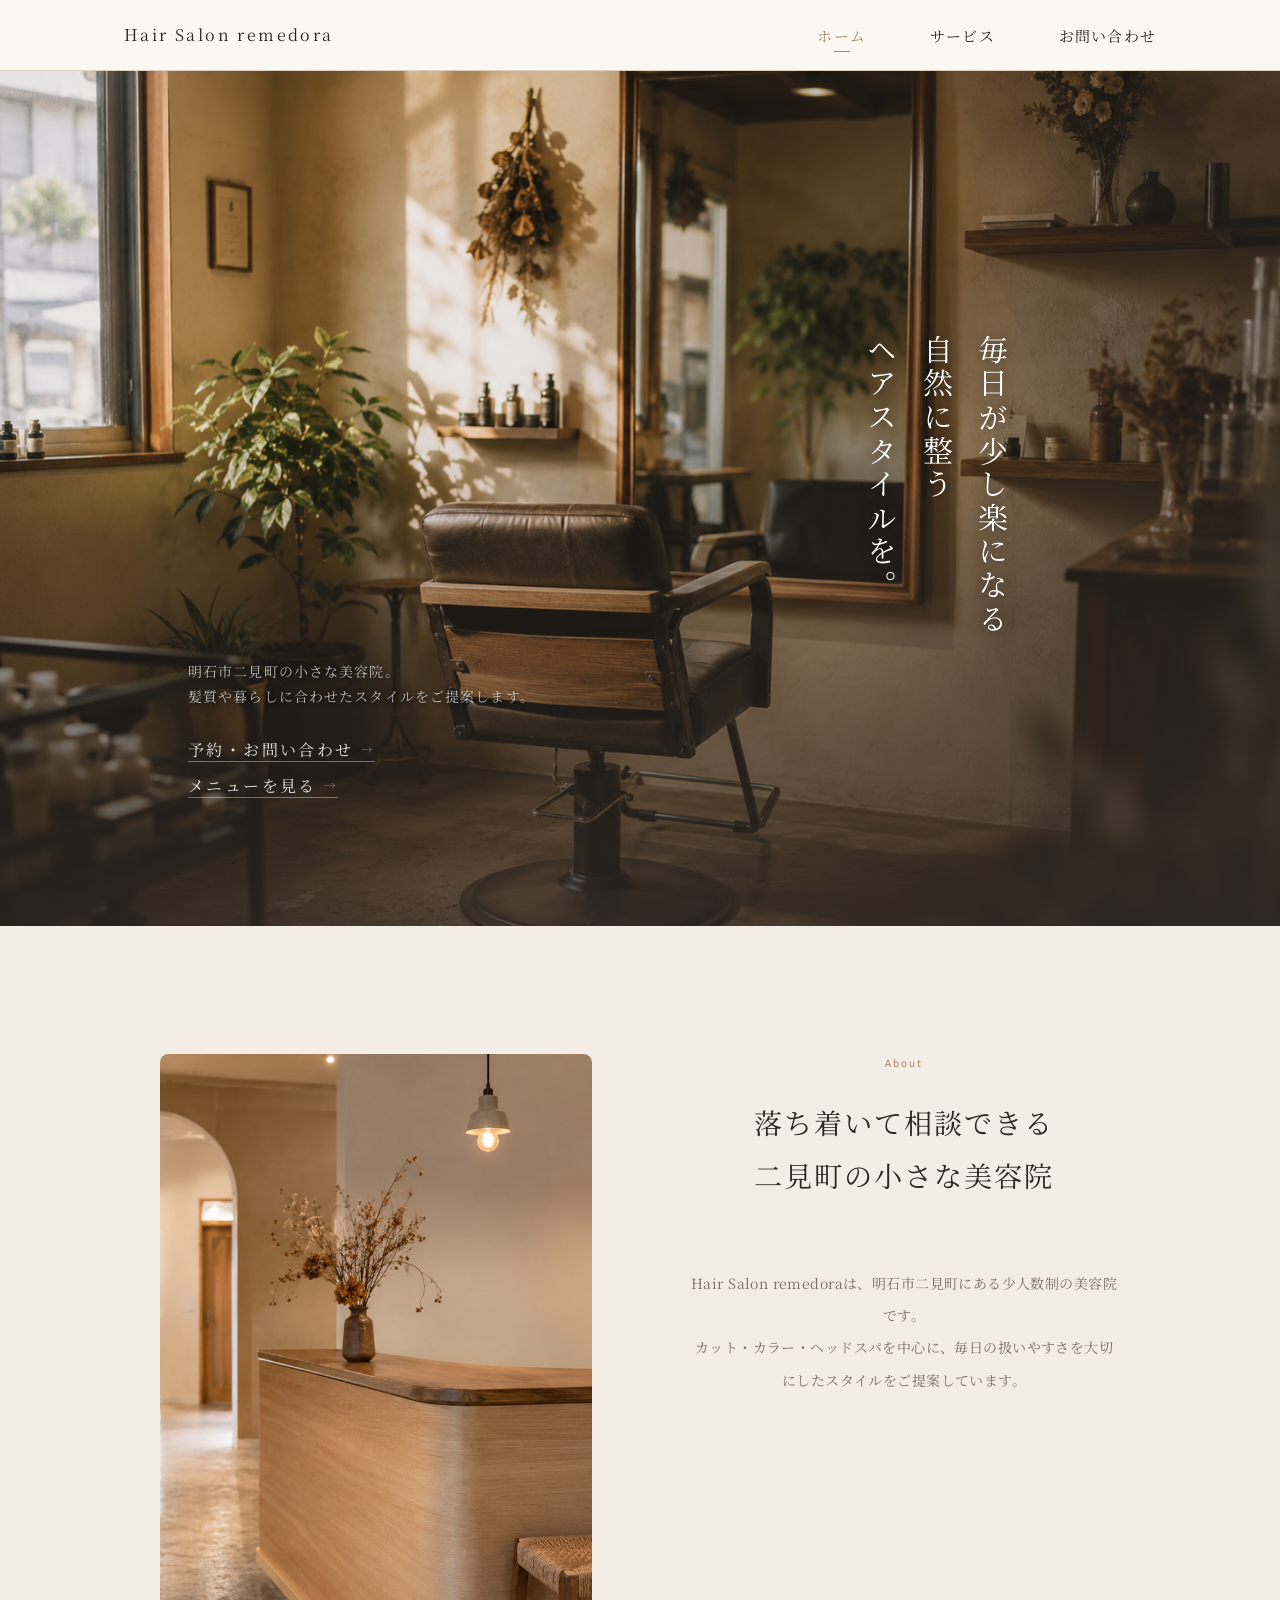
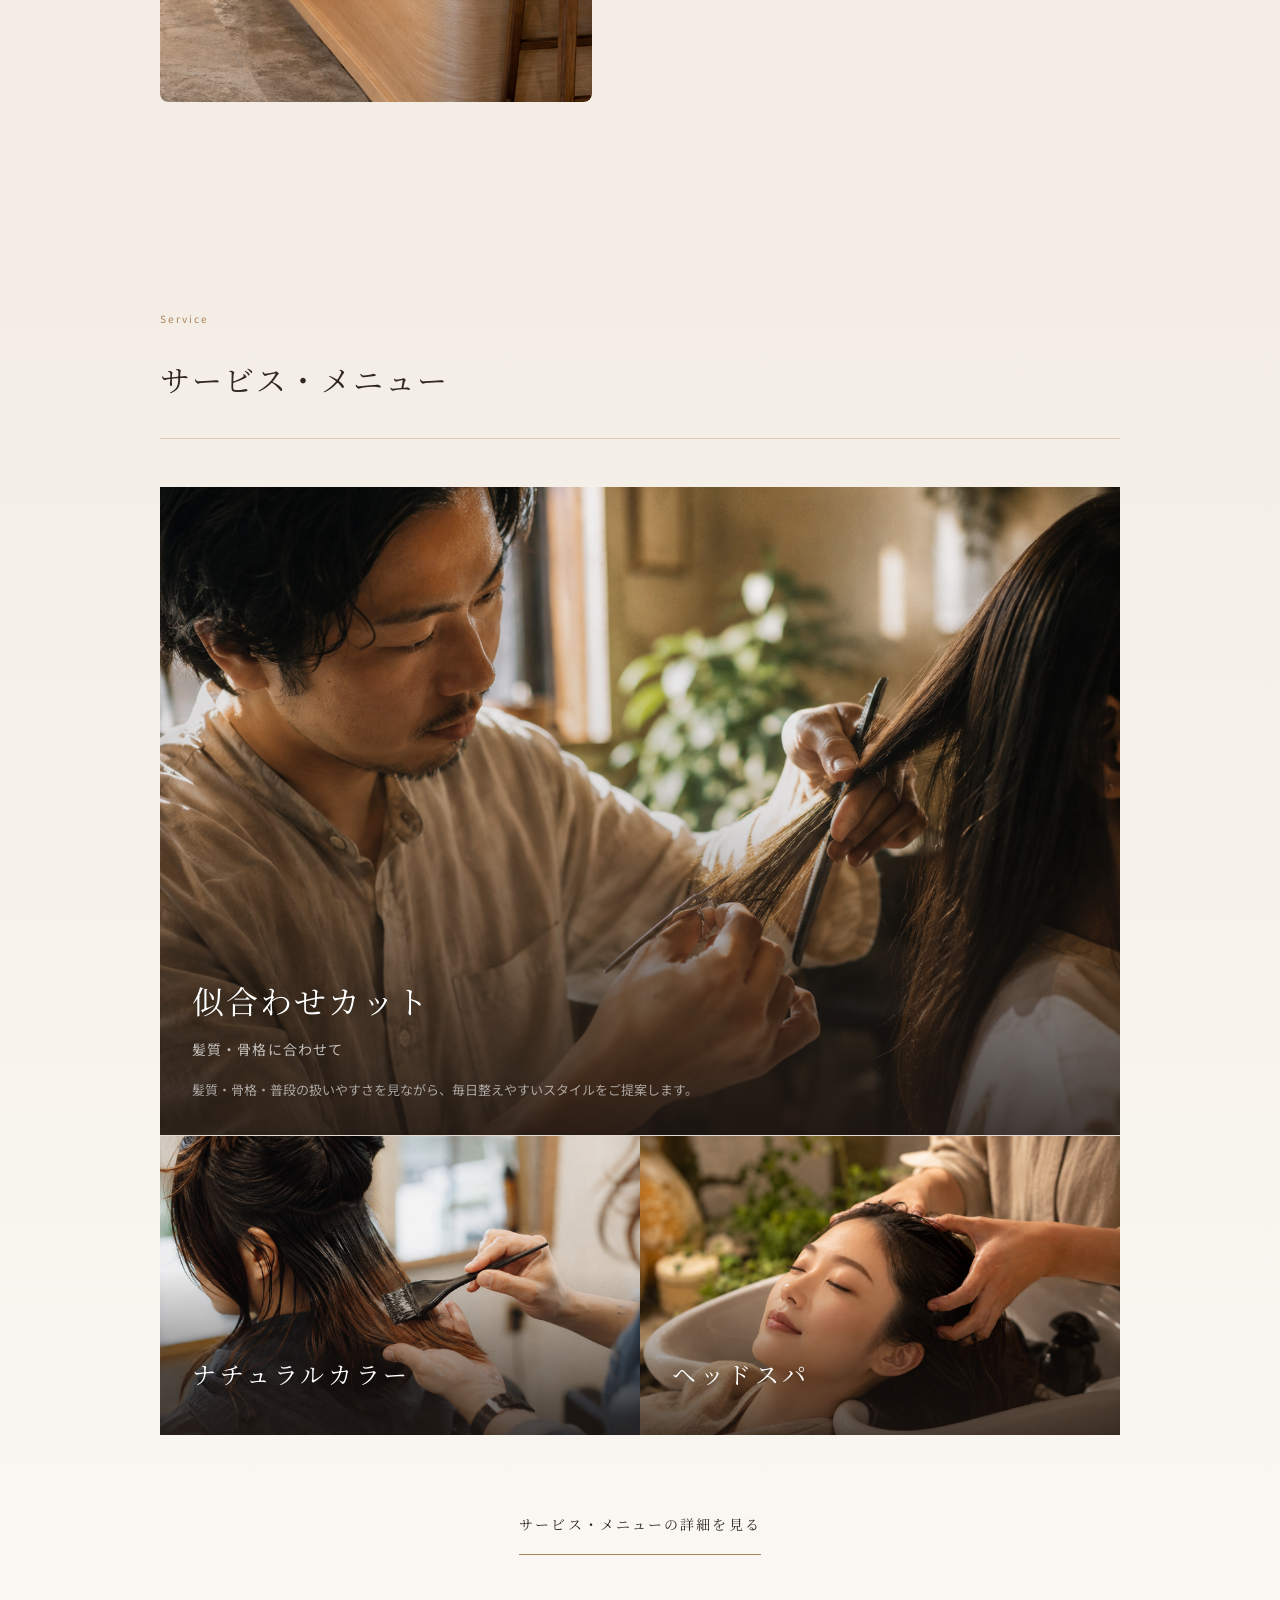
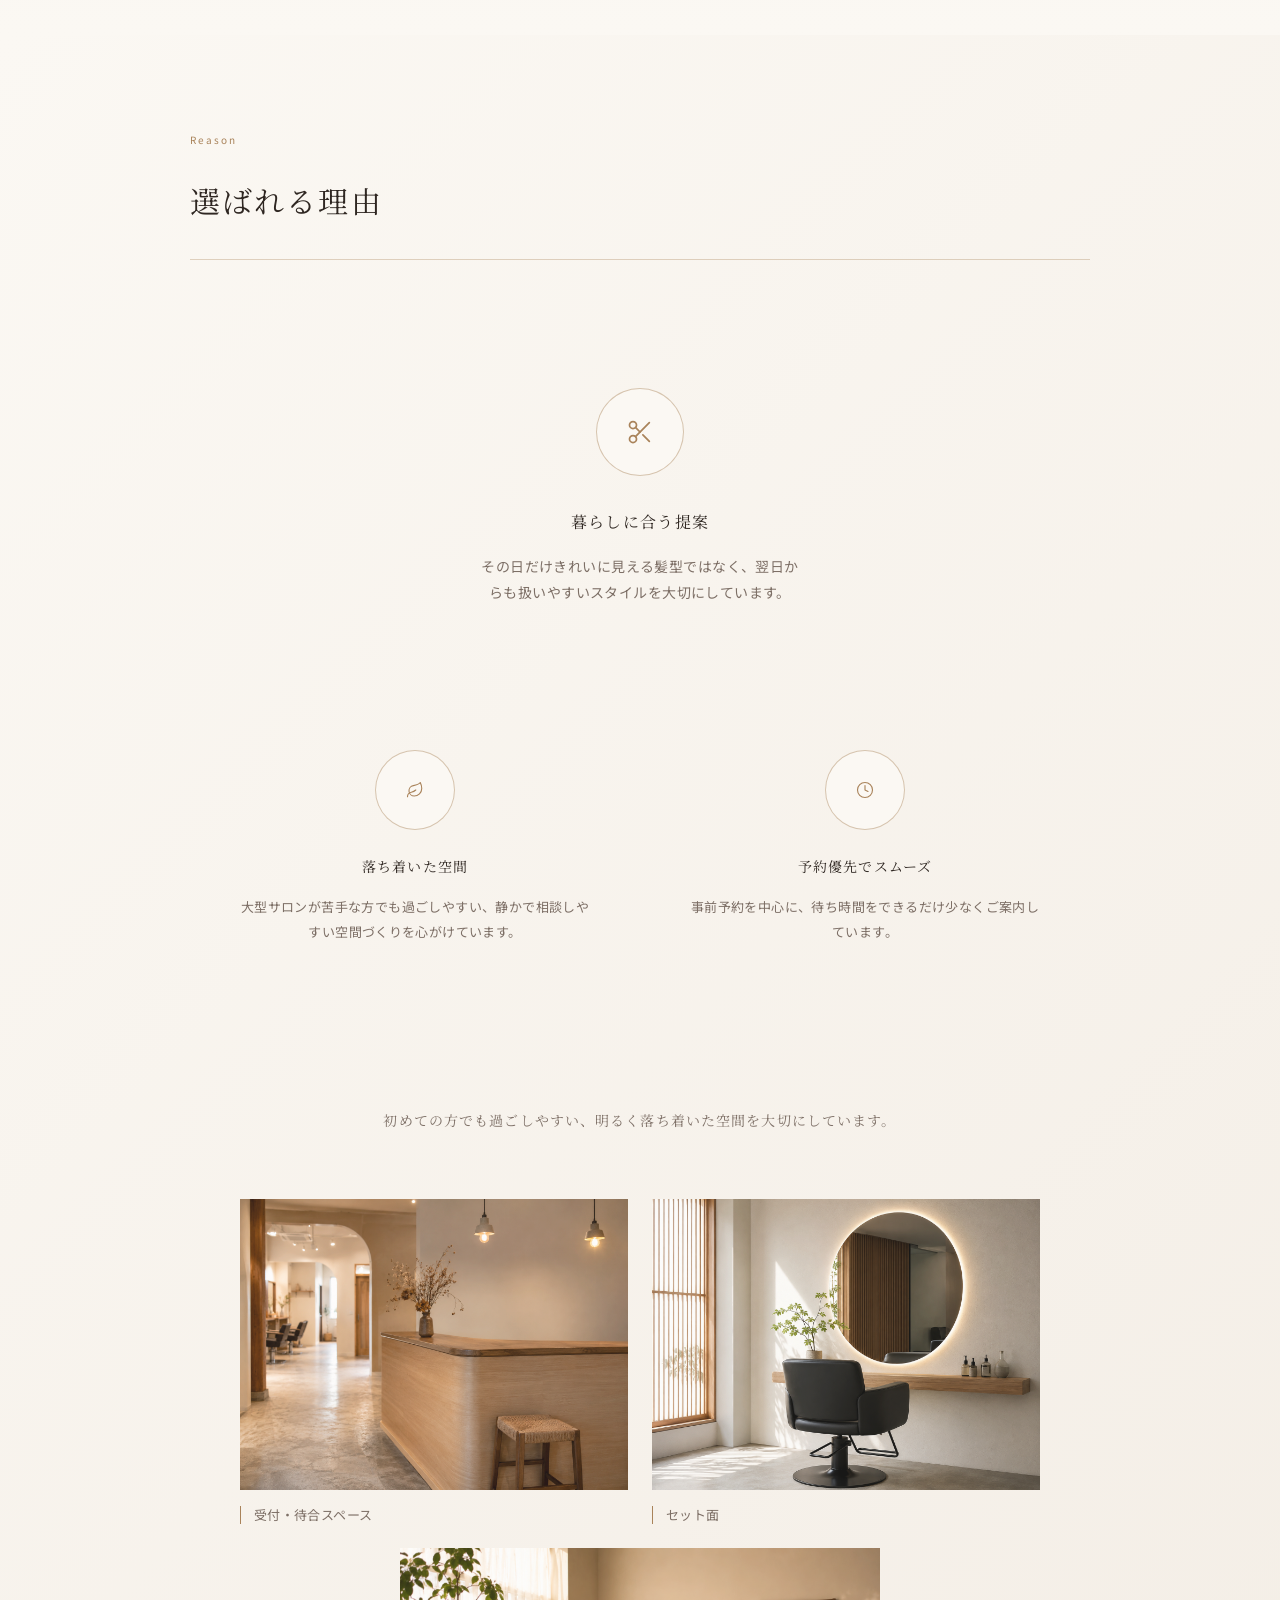
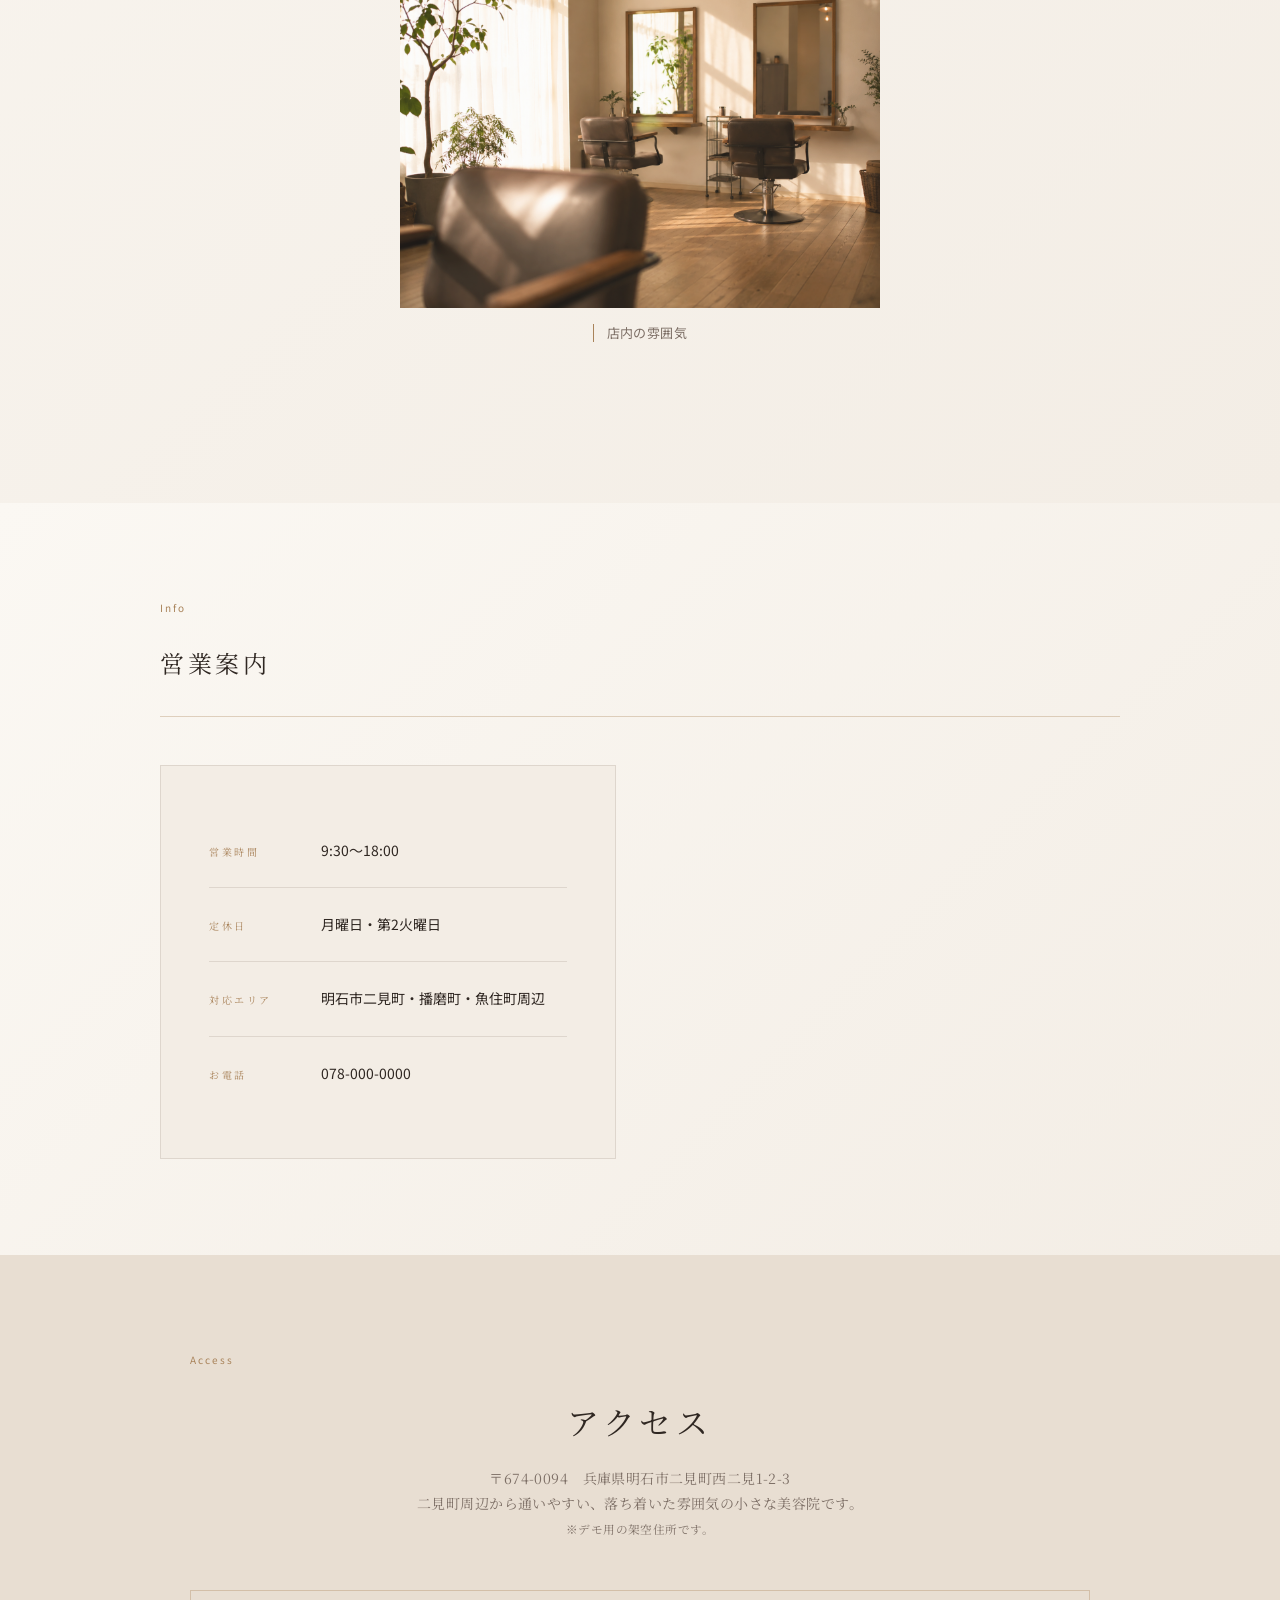
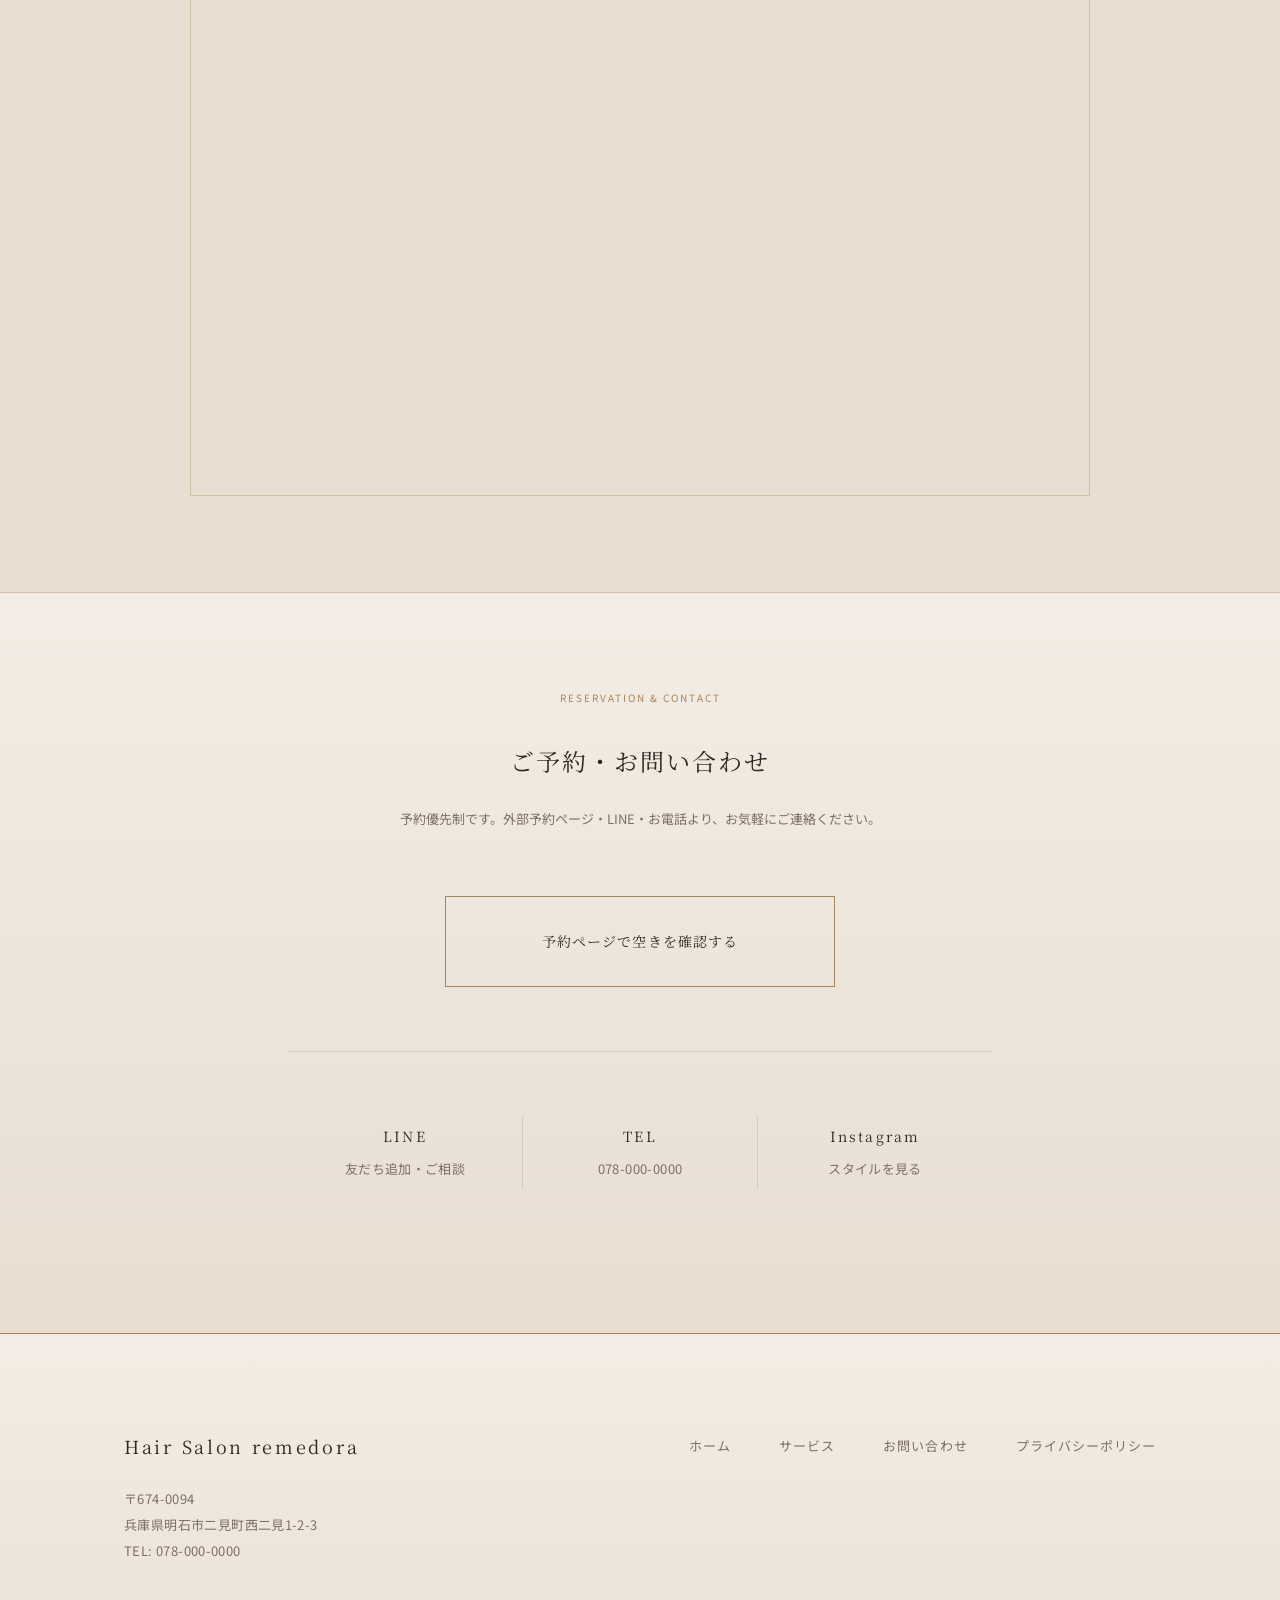
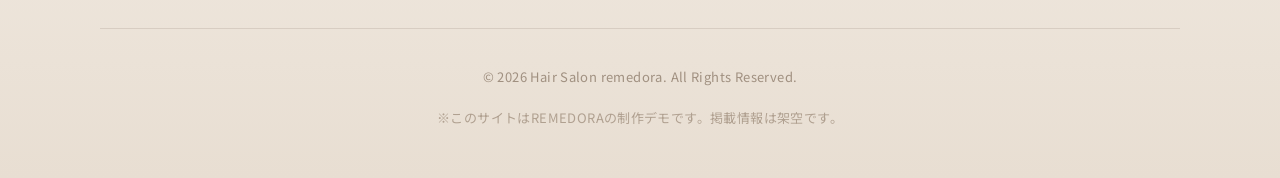
<file: index.html>
<!DOCTYPE html>
<html lang="ja">
<head>
  <meta charset="UTF-8">
  <meta name="viewport" content="width=device-width, initial-scale=1.0">

  <!-- TEMPLATE FIELD: page_title | TEMPLATE FIELD: business_name -->
  <title>Hair Salon remedora｜明石市二見町の小さな美容院</title>

  <!-- TEMPLATE FIELD: meta_description -->
  <meta name="description" content="明石市二見町の小さな美容院 Hair Salon remedora。カット・カラー・ヘッドスパを中心に、髪質や暮らしに合わせた扱いやすいスタイルをご提案します。">

  <!-- TEMPLATE FIELD: canonical_url -->
  <link rel="canonical" href="https://tsumugi-demo.remedora.jp/">

  <!-- TEMPLATE FIELD: og_title | TEMPLATE FIELD: og_description | TEMPLATE FIELD: og_url | TEMPLATE FIELD: og_image_url -->
  <meta property="og:title"       content="Hair Salon remedora｜明石市二見町の小さな美容院">
  <meta property="og:description" content="明石市二見町の小さな美容院 Hair Salon remedora。カット・カラー・ヘッドスパを中心に、髪質や暮らしに合わせた扱いやすいスタイルをご提案します。">
  <meta property="og:type"        content="website">
  <meta property="og:url"         content="https://tsumugi-demo.remedora.jp/">
  <meta property="og:image"       content="https://tsumugi-demo.remedora.jp/assets/images/ogp.jpg">

  <!-- TEMPLATE FIELD: favicon_path -->
  <link rel="icon"             href="assets/images/favicon.ico">
  <link rel="apple-touch-icon" href="assets/images/apple-touch-icon.png">

  <!-- GA未設定のためスクリプトを削除 -->

  <!-- Fonts: Noto Serif JP + Noto Sans JP -->
  <link rel="preconnect" href="https://fonts.googleapis.com">
  <link rel="preconnect" href="https://fonts.gstatic.com" crossorigin>
  <link href="https://fonts.googleapis.com/css2?family=Noto+Sans+JP:wght@400;700&family=Noto+Serif+JP:wght@400;700&display=swap" rel="stylesheet">

  <link rel="stylesheet" href="assets/css/base.css">
  <link rel="stylesheet" href="assets/css/layout.css">
  <link rel="stylesheet" href="assets/css/components.css">
  <link rel="stylesheet" href="assets/css/pages.css">
  <link rel="stylesheet" href="assets/css/utilities.css">
</head>
<!-- TEMPLATE FIELD: site_id -->
<body class="site site--tsumugi page page--home">

  <!-- Loader (home のみ) -->
  <div class="c-loader" aria-hidden="true">
    <div class="c-loader__content">
      <div class="c-loader__accent"></div>
      <p class="c-loader__kanji">remedora</p>
      <div class="c-loader__line"></div>
      <!-- TEMPLATE FIELD: business_name -->
      <p class="c-loader__text">Hair Salon</p>
    </div>
  </div>

  <!-- SECTION START: Header -->
  <header class="l-header">
    <div class="l-header-inner">
      <!-- TEMPLATE FIELD: business_name -->
      <a href="index.html" class="c-logo">Hair Salon remedora</a>

      <nav class="l-nav-pc" aria-label="グローバルナビゲーション">
        <ul class="l-nav-pc__list">
          <li><a href="index.html"   class="l-nav-pc__link is-current">ホーム</a></li>
          <li><a href="service.html" class="l-nav-pc__link">サービス</a></li>
          <li><a href="contact.html" class="l-nav-pc__link">お問い合わせ</a></li>
        </ul>
      </nav>

      <button class="c-menu-toggle"
              data-js="menu-toggle"
              aria-label="メニューを開く"
              aria-expanded="false">
        <span class="c-menu-toggle__bar"></span>
        <span class="c-menu-toggle__bar"></span>
        <span class="c-menu-toggle__bar"></span>
      </button>
    </div>
  </header>
  <!-- SECTION END: Header -->

  <!-- SP Navigation (Overlay) -->
  <nav class="l-nav-sp" data-js="mobile-nav" aria-hidden="true" aria-label="モバイルナビゲーション">
    <ul class="l-nav-sp__list">
      <li><a href="index.html"   class="l-nav-sp__link">ホーム</a></li>
      <li><a href="service.html" class="l-nav-sp__link">サービス</a></li>
      <li><a href="contact.html" class="l-nav-sp__link">お問い合わせ</a></li>
    </ul>
  </nav>

  <main>

    <!-- SECTION START: First View -->
    <section class="p-home-hero" data-section="first-view">
      <div class="p-home-hero__overlay" aria-hidden="true"></div>
      <div class="p-home-hero__content">
        <div class="p-home-hero__text-wrap u-reveal">
          <!-- TEMPLATE FIELD: catch_copy -->
          <h1 class="p-home-hero__title">毎日が少し楽になる<br>自然に整う<br>ヘアスタイルを。</h1>
          <!-- TEMPLATE FIELD: hero_sub -->
          <p class="p-home-hero__sub">明石市二見町の小さな美容院。<br>髪質や暮らしに合わせたスタイルをご提案します。</p>
          <div class="p-home-hero__cta">
            <!-- TEMPLATE FIELD: cta_primary_url | TEMPLATE FIELD: cta_primary_label -->
            <a href="contact.html" class="p-home-hero__link p-home-hero__link--primary">予約・お問い合わせ</a>
            <!-- TEMPLATE FIELD: cta_secondary_url | TEMPLATE FIELD: cta_secondary_label -->
            <a href="service.html" class="p-home-hero__link">メニューを見る</a>
          </div>
        </div>
      </div>
    </section>
    <!-- SECTION END: First View -->

    <!-- SECTION START: Mini About -->
    <section class="p-home-about" data-section="mini-about">
      <div class="p-home-about__inner u-reveal">

        <p class="c-sec-eyebrow" data-anim="fade-up">About</p>
        <!-- TEMPLATE FIELD: about_heading -->
        <h2 class="p-home-about__heading" data-anim="fade-up">
          落ち着いて相談できる<br>二見町の小さな美容院
        </h2>

        <!-- TEMPLATE FIELD: interior_01_image_path | TEMPLATE FIELD: interior_01_image_alt -->
        <div class="p-home-about__photo-wrap" data-anim="fade-up">
          <img src="assets/images/interior1.jpg" alt="受付・待合スペース" class="p-home-about__photo">
        </div>

        <!-- TEMPLATE FIELD: about_text -->
        <p class="p-home-about__lead" data-anim="fade-up">
          Hair Salon remedoraは、明石市二見町にある少人数制の美容院です。<br>
          カット・カラー・ヘッドスパを中心に、毎日の扱いやすさを大切にしたスタイルをご提案しています。
        </p>


      </div>
    </section>
    <!-- SECTION END: Mini About -->

    <!-- SECTION START: Service Preview -->
    <section class="p-home-service" data-section="service-preview">
      <div class="p-home-service__inner u-reveal">
        <p class="c-sec-eyebrow" data-anim="fade-up">Service</p>
        <!-- TEMPLATE FIELD: service_section_title -->
        <h2 class="c-sec-title" data-anim="fade-up">サービス・メニュー</h2>

        <div class="c-service-grid">

          <!-- Featured service card -->
          <article class="c-service-card c-service-card--featured" data-anim="fade-up" data-anim-delay="1">
            <div class="c-service-card__img-wrap">
              <!-- TEMPLATE FIELD: service_01_image_alt | TEMPLATE FIELD: service_01_image_path -->
              <img src="assets/images/service1.jpg" alt="カット施術のイメージ" class="c-service-card__img">
            </div>
            <div class="c-service-card__body">
              <!-- TEMPLATE FIELD: service_01_title -->
              <h3 class="c-service-card__title">似合わせカット</h3>
              <!-- TEMPLATE FIELD: service_01_subtitle -->
              <p class="c-service-card__subtitle">髪質・骨格に合わせて</p>
              <!-- TEMPLATE FIELD: service_01_text -->
              <p class="c-service-card__text">
                髪質・骨格・普段の扱いやすさを見ながら、毎日整えやすいスタイルをご提案します。
              </p>
            </div>
          </article>

          <div class="c-service-subgrid">

            <article class="c-service-card c-service-card--list" data-anim="fade-up" data-anim-delay="2">
              <div class="c-service-card__img-wrap">
                <!-- TEMPLATE FIELD: service_02_image_alt | TEMPLATE FIELD: service_02_image_path -->
                <img src="assets/images/service2.jpg" alt="ナチュラルカラー施術のイメージ" class="c-service-card__img">
              </div>
              <div class="c-service-card__body">
                <!-- TEMPLATE FIELD: service_02_title -->
                <h3 class="c-service-card__title">ナチュラルカラー</h3>
                <!-- TEMPLATE FIELD: service_02_text -->
                <p class="c-service-card__text">明るすぎない自然な色味から白髪ぼかしまで、落ち着いた印象に整えるカラーをご案内します。</p>
              </div>
            </article>

            <article class="c-service-card c-service-card--list" data-anim="fade-up" data-anim-delay="3">
              <div class="c-service-card__img-wrap">
                <!-- TEMPLATE FIELD: service_03_image_alt | TEMPLATE FIELD: service_03_image_path -->
                <img src="assets/images/service3.jpg" alt="ヘッドスパ施術のイメージ" class="c-service-card__img">
              </div>
              <div class="c-service-card__body">
                <!-- TEMPLATE FIELD: service_03_title -->
                <h3 class="c-service-card__title">ヘッドスパ</h3>
                <!-- TEMPLATE FIELD: service_03_text -->
                <p class="c-service-card__text">頭皮をすっきり整え、リラックスできる時間を大切にしたケアメニューです。</p>
              </div>
            </article>

          </div>
        </div>

        <div class="p-home-service__btn-wrap" data-anim="fade-up">
          <a href="service.html" class="c-btn c-btn--outline">サービス・メニューの詳細を見る</a>
        </div>
      </div>
    </section>
    <!-- SECTION END: Service Preview -->

    <!-- SECTION START: Reason Mini -->
    <section class="p-home-reason" data-section="reason-mini">
      <div class="p-home-reason__inner u-reveal">
        <p class="c-sec-eyebrow" data-anim="fade-up">Reason</p>
        <!-- TEMPLATE FIELD: reason_section_title -->
        <h2 class="c-sec-title" data-anim="fade-up">選ばれる理由</h2>

        <div class="c-reason-timeline">

          <div class="c-reason-item" data-anim="fade-up" data-anim-delay="1">
            <div class="c-reason-item__icon" aria-hidden="true">
              <!-- scissors icon -->
              <svg viewBox="0 0 24 24" fill="none" stroke="currentColor" stroke-width="1.5" stroke-linecap="round" stroke-linejoin="round" aria-hidden="true">
                <circle cx="6" cy="6" r="3"/>
                <circle cx="6" cy="18" r="3"/>
                <line x1="20" y1="4" x2="8.12" y2="15.88"/>
                <line x1="14.47" y1="14.48" x2="20" y2="20"/>
                <line x1="8.12" y1="8.12" x2="12" y2="12"/>
              </svg>
            </div>
            <!-- TEMPLATE FIELD: reason_01_heading -->
            <h3 class="c-reason-item__heading">暮らしに合う提案</h3>
            <!-- TEMPLATE FIELD: reason_01_text -->
            <p class="c-reason-item__text">
              その日だけきれいに見える髪型ではなく、翌日からも扱いやすいスタイルを大切にしています。
            </p>
          </div>

          <div class="c-reason-item" data-anim="fade-up" data-anim-delay="2">
            <div class="c-reason-item__icon" aria-hidden="true">
              <!-- leaf icon -->
              <svg viewBox="0 0 24 24" fill="none" stroke="currentColor" stroke-width="1.5" stroke-linecap="round" stroke-linejoin="round" aria-hidden="true">
                <path d="M11 20A7 7 0 0 1 9.8 6.1C15.5 5 17 4.48 19 2c1 2 2 4.18 2 8 0 5.5-4.78 10-10 10z"/>
                <path d="M2 21c0-3 1.85-5.36 5.08-6C9.5 14.52 12 13 13 12"/>
              </svg>
            </div>
            <!-- TEMPLATE FIELD: reason_02_heading -->
            <h3 class="c-reason-item__heading">落ち着いた空間</h3>
            <!-- TEMPLATE FIELD: reason_02_text -->
            <p class="c-reason-item__text">
              大型サロンが苦手な方でも過ごしやすい、静かで相談しやすい空間づくりを心がけています。
            </p>
          </div>

          <div class="c-reason-item" data-anim="fade-up" data-anim-delay="3">
            <div class="c-reason-item__icon" aria-hidden="true">
              <!-- clock icon -->
              <svg viewBox="0 0 24 24" fill="none" stroke="currentColor" stroke-width="1.5" stroke-linecap="round" stroke-linejoin="round" aria-hidden="true">
                <circle cx="12" cy="12" r="10"/>
                <polyline points="12 6 12 12 16 14"/>
              </svg>
            </div>
            <!-- TEMPLATE FIELD: reason_03_heading -->
            <h3 class="c-reason-item__heading">予約優先でスムーズ</h3>
            <!-- TEMPLATE FIELD: reason_03_text -->
            <p class="c-reason-item__text">
              事前予約を中心に、待ち時間をできるだけ少なくご案内しています。
            </p>
          </div>

        </div>

        <!-- Interior Gallery (写真3枚) -->
        <div class="p-home-reason__interior u-reveal">
          <!-- TEMPLATE FIELD: interior_lead -->
          <p class="p-home-reason__interior-lead" data-anim="fade-up" data-anim-delay="1">
            初めての方でも過ごしやすい、明るく落ち着いた空間を大切にしています。
          </p>
          <div class="c-interior-gallery" data-anim="fade-in" data-anim-delay="2">
            <figure class="c-interior-item">
              <!-- TEMPLATE FIELD: interior_01_image_alt | TEMPLATE FIELD: interior_01_image_path -->
              <img src="assets/images/interior1.jpg" alt="受付・待合スペース" class="c-interior-item__img">
              <!-- TEMPLATE FIELD: interior_01_caption -->
              <figcaption class="c-interior-item__caption">受付・待合スペース</figcaption>
            </figure>
            <figure class="c-interior-item">
              <!-- TEMPLATE FIELD: interior_02_image_alt | TEMPLATE FIELD: interior_02_image_path -->
              <img src="assets/images/interior2.jpg" alt="セット面・鏡・椅子" class="c-interior-item__img">
              <!-- TEMPLATE FIELD: interior_02_caption -->
              <figcaption class="c-interior-item__caption">セット面</figcaption>
            </figure>
            <figure class="c-interior-item">
              <!-- TEMPLATE FIELD: interior_03_image_alt | TEMPLATE FIELD: interior_03_image_path -->
              <img src="assets/images/interior3.jpg" alt="落ち着いた店内の雰囲気" class="c-interior-item__img">
              <!-- TEMPLATE FIELD: interior_03_caption -->
              <figcaption class="c-interior-item__caption">店内の雰囲気</figcaption>
            </figure>
          </div>
        </div>
      </div>
    </section>
    <!-- SECTION END: Reason Mini -->

    <!-- SECTION START: Business Info -->
    <section class="p-home-bizinfo" data-section="business-info">
      <div class="p-home-bizinfo__inner u-reveal">
        <p class="c-sec-eyebrow" data-anim="fade-up">Info</p>
        <h2 class="p-home-bizinfo__title" data-anim="fade-up">営業案内</h2>

        <div class="p-home-bizinfo__grid">

          <!-- 左カード: 営業情報 -->
          <div class="p-home-bizinfo__card" data-anim="fade-up" data-anim-delay="1">
            <dl class="p-home-bizinfo__dl">
              <div class="p-home-bizinfo__row">
                <dt class="p-home-bizinfo__dt">営業時間</dt>
                <!-- TEMPLATE FIELD: business_hours -->
                <dd class="p-home-bizinfo__dd">9:30〜18:00</dd>
              </div>
              <div class="p-home-bizinfo__row">
                <dt class="p-home-bizinfo__dt">定休日</dt>
                <!-- TEMPLATE FIELD: business_closed -->
                <dd class="p-home-bizinfo__dd">月曜日・第2火曜日</dd>
              </div>
              <div class="p-home-bizinfo__row">
                <dt class="p-home-bizinfo__dt">対応エリア</dt>
                <!-- TEMPLATE FIELD: area -->
                <dd class="p-home-bizinfo__dd">明石市二見町・播磨町・魚住町周辺</dd>
              </div>
              <div class="p-home-bizinfo__row p-home-bizinfo__row--last">
                <dt class="p-home-bizinfo__dt">お電話</dt>
                <dd class="p-home-bizinfo__dd">
                  <!-- TEMPLATE FIELD: phone -->
                  <a href="tel:0780000000" class="p-home-bizinfo__tel">078-000-0000</a>
                </dd>
              </div>
            </dl>
          </div>

        </div>
      </div>
    </section>
    <!-- SECTION END: Business Info -->

    <!-- SECTION START: Access / Map -->
    <section class="p-home-map" data-section="access-map">
      <div class="p-home-map__inner u-reveal">
        <p class="c-sec-eyebrow" data-anim="fade-up">Access</p>
        <h2 class="p-home-map__title" data-anim="fade-up">アクセス</h2>
        <!-- TEMPLATE FIELD: address_full | TEMPLATE FIELD: access_note -->
        <p class="p-home-map__address" data-anim="fade-up" data-anim-delay="1">
          〒674-0094　兵庫県明石市二見町西二見1-2-3<br>
          二見町周辺から通いやすい、落ち着いた雰囲気の小さな美容院です。<br>
          <small>※デモ用の架空住所です。</small>
        </p>
        <div class="c-map-wrap" data-anim="fade-in" data-anim-delay="2">
          <!-- TEMPLATE FIELD: google_map_embed_url — 架空住所のため明石市二見エリアの参考地図を表示 -->
          <iframe
            src="https://maps.google.com/maps?q=%E5%85%B5%E5%BA%AB%E7%9C%8C%E6%98%8E%E7%9F%B3%E5%B8%82%E4%BA%8C%E8%A6%8B%E7%94%BA&output=embed&hl=ja&z=14"
            width="600"
            height="450"
            style="border:0;"
            allowfullscreen=""
            loading="lazy"
            referrerpolicy="no-referrer-when-downgrade"
            title="明石市二見エリア（デモ用参考地図）">
          </iframe>
        </div>
      </div>
    </section>
    <!-- SECTION END: Access / Map -->

    <!-- SECTION END: Page Links -->

    <!-- SECTION START: Contact Strip -->
    <section class="p-home-connect" data-section="contact-strip">
      <div class="p-home-connect__inner u-reveal">

        <!-- タイトル -->
        <p class="p-home-connect__eyebrow" data-anim="fade-up">RESERVATION &amp; CONTACT</p>
        <!-- TEMPLATE FIELD: connect_title -->
        <h2 class="p-home-connect__title" data-anim="fade-up">ご予約・お問い合わせ</h2>
        <!-- TEMPLATE FIELD: connect_sub -->
        <p class="p-home-connect__sub" data-anim="fade-up">
          予約優先制です。外部予約ページ・LINE・お電話より、お気軽にご連絡ください。
        </p>

        <!-- プライマリ CTA：外部予約（最優先） -->
        <div class="p-home-connect__primary" data-anim="fade-up" data-anim-delay="1">
          <!-- TEMPLATE FIELD: reserve_url -->
          <a href="https://example.com/reserve" class="p-home-connect__btn" target="_blank" rel="noopener noreferrer">予約ページで空きを確認する</a>
        </div>

        <!-- セカンダリ：LINE / TEL / Instagram -->
        <div class="p-home-connect__sub-links" data-anim="fade-up" data-anim-delay="2">
          <!-- TEMPLATE FIELD: line_url -->
          <a href="https://lin.ee/xxxxxxxx" class="p-home-connect__sub-link" target="_blank" rel="noopener noreferrer">
            <span class="p-home-connect__sub-link-label">LINE</span>
            <span class="p-home-connect__sub-link-sub">友だち追加・ご相談</span>
          </a>
          <span class="p-home-connect__sub-sep" aria-hidden="true"></span>
          <!-- TEMPLATE FIELD: phone -->
          <a href="tel:0780000000" class="p-home-connect__sub-link">
            <span class="p-home-connect__sub-link-label">TEL</span>
            <span class="p-home-connect__sub-link-sub">078-000-0000</span>
          </a>
          <span class="p-home-connect__sub-sep" aria-hidden="true"></span>
          <!-- TEMPLATE FIELD: instagram_url -->
          <a href="https://www.instagram.com/tsumugi_hair_demo/" class="p-home-connect__sub-link" target="_blank" rel="noopener noreferrer">
            <span class="p-home-connect__sub-link-label">Instagram</span>
            <span class="p-home-connect__sub-link-sub">スタイルを見る</span>
          </a>
        </div>

      </div>
    </section>
    <!-- SECTION END: Contact Strip -->

  </main>

  <!-- SECTION START: Footer -->
  <footer class="l-footer" data-section="footer">
    <div class="l-footer-inner">
      <div class="l-footer-info">
        <!-- TEMPLATE FIELD: business_name -->
        <span class="l-footer__logo">Hair Salon remedora</span>
        <p class="l-footer__address">
          <!-- TEMPLATE FIELD: address_postal | TEMPLATE FIELD: address_full -->
          〒674-0094<br>
          兵庫県明石市二見町西二見1-2-3<br>
          TEL: <a href="tel:0780000000" class="l-footer__tel">
            <!-- TEMPLATE FIELD: phone -->
            078-000-0000
          </a>
        </p>
      </div>
      <nav class="l-footer-links" aria-label="フッターナビゲーション">
        <ul class="l-footer__nav">
          <li><a href="index.html"   class="l-footer__nav-link">ホーム</a></li>
          <li><a href="service.html" class="l-footer__nav-link">サービス</a></li>
          <li><a href="contact.html" class="l-footer__nav-link">お問い合わせ</a></li>
          <li><a href="privacy.html" class="l-footer__nav-link">プライバシーポリシー</a></li>
        </ul>
      </nav>
    </div>
    <div class="l-footer-copy">
      <!-- TEMPLATE FIELD: copyright_year | TEMPLATE FIELD: business_name -->
      <small>&copy; 2026 Hair Salon remedora. All Rights Reserved.</small>
      <p class="l-footer-demo-note">※このサイトはREMEDORAの制作デモです。掲載情報は架空です。</p>
    </div>
  </footer>
  <!-- SECTION END: Footer -->

  <script src="assets/js/main.js"></script>
</body>
</html>
</file>
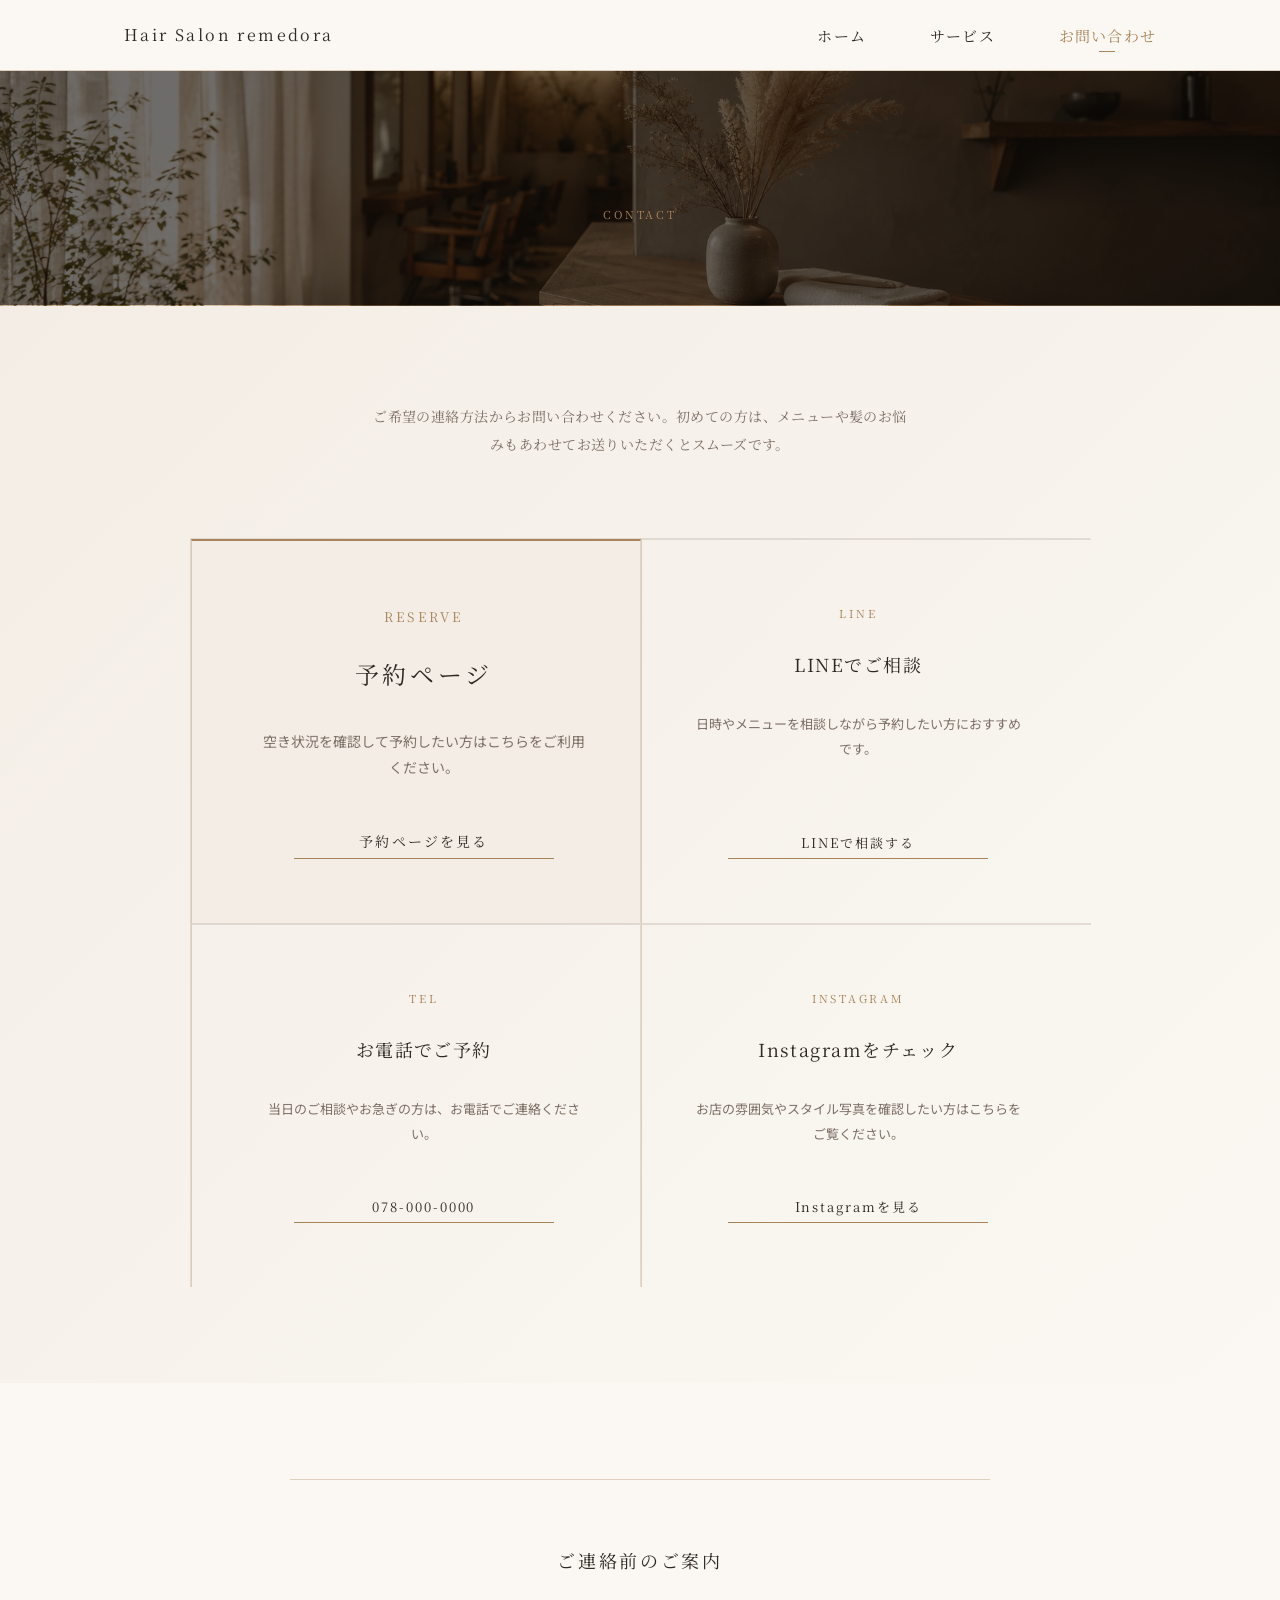
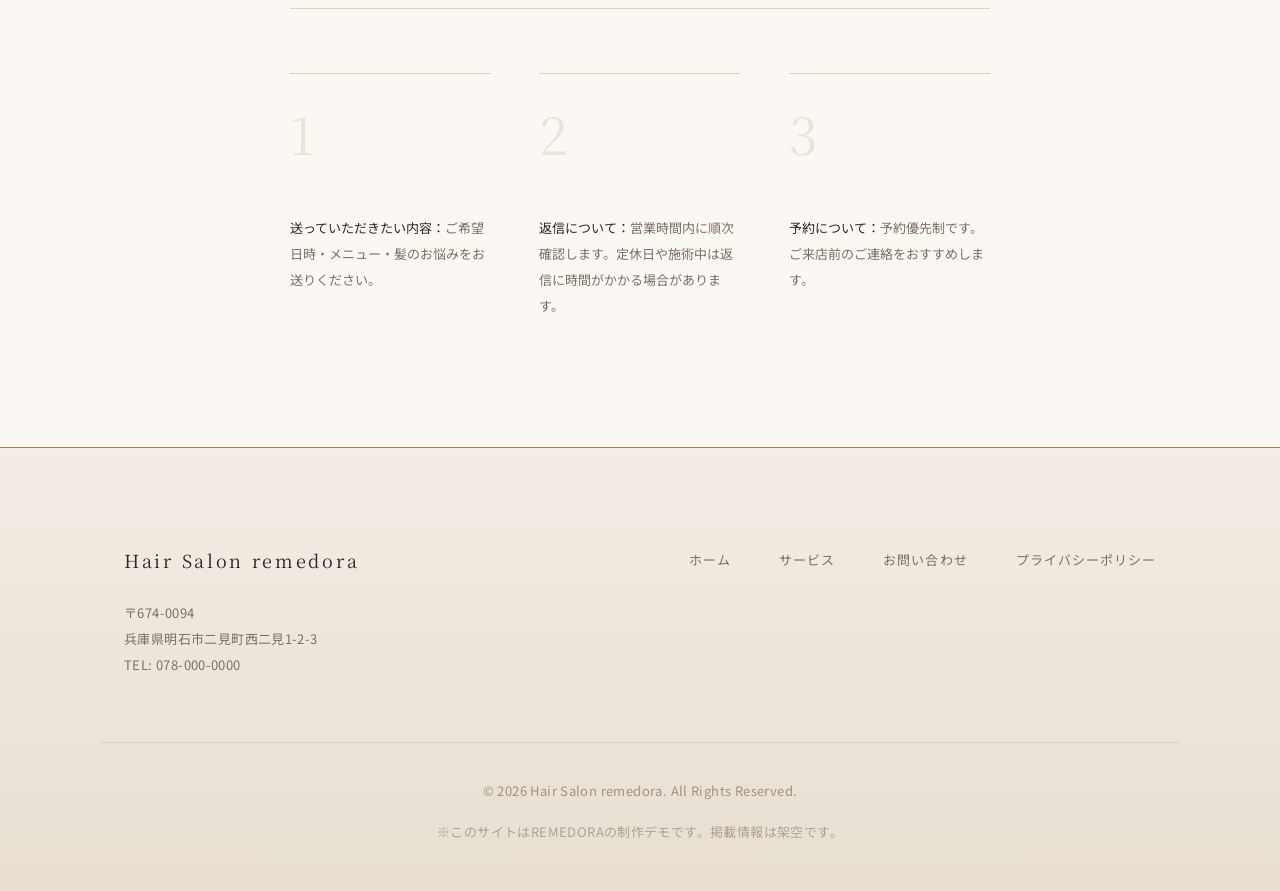
<file: contact.html>
<!DOCTYPE html>
<html lang="ja">
<head>
  <meta charset="UTF-8">
  <meta name="viewport" content="width=device-width, initial-scale=1.0">

  <!-- TEMPLATE FIELD: page_title | TEMPLATE FIELD: business_name -->
  <title>ご予約・お問い合わせ｜Hair Salon remedora</title>

  <!-- TEMPLATE FIELD: meta_description -->
  <meta name="description" content="Hair Salon remedoraへのご予約・お問い合わせページです。外部予約ページ、LINE、電話、Instagramからご連絡いただけます。">

  <!-- TEMPLATE FIELD: canonical_url -->
  <link rel="canonical" href="https://tsumugi-demo.remedora.jp/contact.html">

  <!-- TEMPLATE FIELD: og_title | TEMPLATE FIELD: og_description | TEMPLATE FIELD: og_url | TEMPLATE FIELD: og_image_url -->
  <meta property="og:title"       content="ご予約・お問い合わせ｜Hair Salon remedora">
  <meta property="og:description" content="Hair Salon remedoraへのご予約・お問い合わせページです。外部予約ページ、LINE、電話、Instagramからご連絡いただけます。">
  <meta property="og:type"        content="article">
  <meta property="og:url"         content="https://tsumugi-demo.remedora.jp/contact.html">
  <meta property="og:image"       content="https://tsumugi-demo.remedora.jp/assets/images/ogp.jpg">

  <!-- TEMPLATE FIELD: favicon_path -->
  <link rel="icon"             href="assets/images/favicon.ico">
  <link rel="apple-touch-icon" href="assets/images/apple-touch-icon.png">

  <!-- GA未設定のためスクリプトを削除 -->

  <link rel="preconnect" href="https://fonts.googleapis.com">
  <link rel="preconnect" href="https://fonts.gstatic.com" crossorigin>
  <link href="https://fonts.googleapis.com/css2?family=Noto+Sans+JP:wght@400;700&family=Noto+Serif+JP:wght@400;700&display=swap" rel="stylesheet">

  <link rel="stylesheet" href="assets/css/base.css">
  <link rel="stylesheet" href="assets/css/layout.css">
  <link rel="stylesheet" href="assets/css/components.css">
  <link rel="stylesheet" href="assets/css/pages.css">
  <link rel="stylesheet" href="assets/css/utilities.css">
</head>
<!-- TEMPLATE FIELD: site_id -->
<body class="site site--tsumugi page page--contact">


  <!-- SECTION START: Header -->
  <header class="l-header">
    <div class="l-header-inner">
      <!-- TEMPLATE FIELD: business_name -->
      <a href="index.html" class="c-logo">Hair Salon remedora</a>

      <nav class="l-nav-pc" aria-label="グローバルナビゲーション">
        <ul class="l-nav-pc__list">
          <li><a href="index.html"   class="l-nav-pc__link">ホーム</a></li>
          <li><a href="service.html" class="l-nav-pc__link">サービス</a></li>
          <li><a href="contact.html" class="l-nav-pc__link is-current">お問い合わせ</a></li>
        </ul>
      </nav>

      <button class="c-menu-toggle"
              data-js="menu-toggle"
              aria-label="メニューを開く"
              aria-expanded="false">
        <span class="c-menu-toggle__bar"></span>
        <span class="c-menu-toggle__bar"></span>
        <span class="c-menu-toggle__bar"></span>
      </button>
    </div>
  </header>
  <!-- SECTION END: Header -->

  <nav class="l-nav-sp" data-js="mobile-nav" aria-hidden="true" aria-label="モバイルナビゲーション">
    <ul class="l-nav-sp__list">
      <li><a href="index.html"   class="l-nav-sp__link">ホーム</a></li>
      <li><a href="service.html" class="l-nav-sp__link">サービス</a></li>
      <li><a href="contact.html" class="l-nav-sp__link">お問い合わせ</a></li>
    </ul>
  </nav>

  <main>

    <!-- SECTION START: Contact Hero -->
    <div class="c-page-hero p-contact-hero" data-section="contact-hero">
      <div class="p-contact-hero__overlay" aria-hidden="true"></div>
      <div class="c-page-hero__inner">
        <!-- TEMPLATE FIELD: contact_hero_en -->
        <p class="c-page-hero__en">CONTACT</p>
      </div>
    </div>
    <!-- SECTION END: Contact Hero -->



    <!-- SECTION START: Contact Methods -->
    <section class="p-contact-methods" data-section="contact-methods">
      <div class="p-contact-methods__inner u-reveal">
        <!-- TEMPLATE FIELD: contact_methods_lead -->
        <p class="p-contact-methods__lead" data-anim="fade-up">
          ご希望の連絡方法からお問い合わせください。初めての方は、メニューや髪のお悩みもあわせてお送りいただくとスムーズです。
        </p>

        <div class="c-contact-methods-grid">

          <!-- 外部予約ページ（最優先） -->
          <div class="c-contact-card c-contact-card--primary" data-anim="fade-up" data-anim-delay="1">
            <p class="c-contact-card__label">RESERVE</p>
            <h2 class="c-contact-card__title">予約ページ</h2>
            <!-- TEMPLATE FIELD: contact_reserve_text -->
            <p class="c-contact-card__text">
              空き状況を確認して予約したい方はこちらをご利用ください。
            </p>
            <!-- TEMPLATE FIELD: reserve_url -->
            <a href="https://example.com/reserve" class="c-contact-card__btn" target="_blank" rel="noopener noreferrer">予約ページを見る</a>
          </div>

          <!-- LINE -->
          <div class="c-contact-card" data-anim="fade-up" data-anim-delay="2">
            <p class="c-contact-card__label">LINE</p>
            <h2 class="c-contact-card__title">LINEでご相談</h2>
            <!-- TEMPLATE FIELD: contact_line_text -->
            <p class="c-contact-card__text">
              日時やメニューを相談しながら予約したい方におすすめです。
            </p>
            <!-- TEMPLATE FIELD: line_url -->
            <a href="https://lin.ee/xxxxxxxx" class="c-contact-card__btn" target="_blank" rel="noopener noreferrer">LINEで相談する</a>
          </div>

          <!-- TEL -->
          <div class="c-contact-card" data-anim="fade-up" data-anim-delay="3">
            <p class="c-contact-card__label">TEL</p>
            <h2 class="c-contact-card__title">お電話でご予約</h2>
            <!-- TEMPLATE FIELD: contact_tel_text -->
            <p class="c-contact-card__text">
              当日のご相談やお急ぎの方は、お電話でご連絡ください。
            </p>
            <!-- TEMPLATE FIELD: phone -->
            <a href="tel:0780000000" class="c-contact-card__btn">078-000-0000</a>
          </div>

          <!-- Instagram -->
          <div class="c-contact-card" data-anim="fade-up" data-anim-delay="4">
            <p class="c-contact-card__label">Instagram</p>
            <h2 class="c-contact-card__title">Instagramをチェック</h2>
            <!-- TEMPLATE FIELD: contact_instagram_text -->
            <p class="c-contact-card__text">
              お店の雰囲気やスタイル写真を確認したい方はこちらをご覧ください。
            </p>
            <!-- TEMPLATE FIELD: instagram_url -->
            <a href="https://www.instagram.com/tsumugi_hair_demo/" class="c-contact-card__btn" target="_blank" rel="noopener noreferrer">Instagramを見る</a>
          </div>

        </div>
      </div>
    </section>
    <!-- SECTION END: Contact Methods -->

    <!-- SECTION START: Before Contact -->
    <section class="p-contact-before" data-section="before-contact">
      <div class="p-contact-before__inner u-reveal">
        <h2 class="p-contact-before__title" data-anim="fade-up">ご連絡前のご案内</h2>

        <div class="c-before-list">

          <div class="c-before-item" data-anim="fade-up" data-anim-delay="1">
            <div class="c-before-item__num">1</div>
            <!-- TEMPLATE FIELD: before_contact_01_text -->
            <p class="c-before-item__text">
              <strong>送っていただきたい内容：</strong>ご希望日時・メニュー・髪のお悩みをお送りください。
            </p>
          </div>

          <div class="c-before-item" data-anim="fade-up" data-anim-delay="2">
            <div class="c-before-item__num">2</div>
            <!-- TEMPLATE FIELD: before_contact_02_text -->
            <p class="c-before-item__text">
              <strong>返信について：</strong>営業時間内に順次確認します。定休日や施術中は返信に時間がかかる場合があります。
            </p>
          </div>

          <div class="c-before-item" data-anim="fade-up" data-anim-delay="3">
            <div class="c-before-item__num">3</div>
            <!-- TEMPLATE FIELD: before_contact_03_text -->
            <p class="c-before-item__text">
              <strong>予約について：</strong>予約優先制です。ご来店前のご連絡をおすすめします。
            </p>
          </div>

        </div>
      </div>
    </section>
    <!-- SECTION END: Before Contact -->


  </main>

  <!-- SECTION START: Footer -->
  <footer class="l-footer" data-section="footer">
    <div class="l-footer-inner">
      <div class="l-footer-info">
        <!-- TEMPLATE FIELD: business_name -->
        <span class="l-footer__logo">Hair Salon remedora</span>
        <p class="l-footer__address">
          <!-- TEMPLATE FIELD: address_postal | TEMPLATE FIELD: address_full -->
          〒674-0094<br>
          兵庫県明石市二見町西二見1-2-3<br>
          TEL: <a href="tel:0780000000" class="l-footer__tel">
            <!-- TEMPLATE FIELD: phone -->
            078-000-0000
          </a>
        </p>
      </div>
      <nav class="l-footer-links" aria-label="フッターナビゲーション">
        <ul class="l-footer__nav">
          <li><a href="index.html"   class="l-footer__nav-link">ホーム</a></li>
          <li><a href="service.html" class="l-footer__nav-link">サービス</a></li>
          <li><a href="contact.html" class="l-footer__nav-link">お問い合わせ</a></li>
          <li><a href="privacy.html" class="l-footer__nav-link">プライバシーポリシー</a></li>
        </ul>
      </nav>
    </div>
    <div class="l-footer-copy">
      <!-- TEMPLATE FIELD: copyright_year | TEMPLATE FIELD: business_name -->
      <small>&copy; 2026 Hair Salon remedora. All Rights Reserved.</small>
      <p class="l-footer-demo-note">※このサイトはREMEDORAの制作デモです。掲載情報は架空です。</p>
    </div>
  </footer>
  <!-- SECTION END: Footer -->

  <script src="assets/js/main.js"></script>
</body>
</html>
</file>
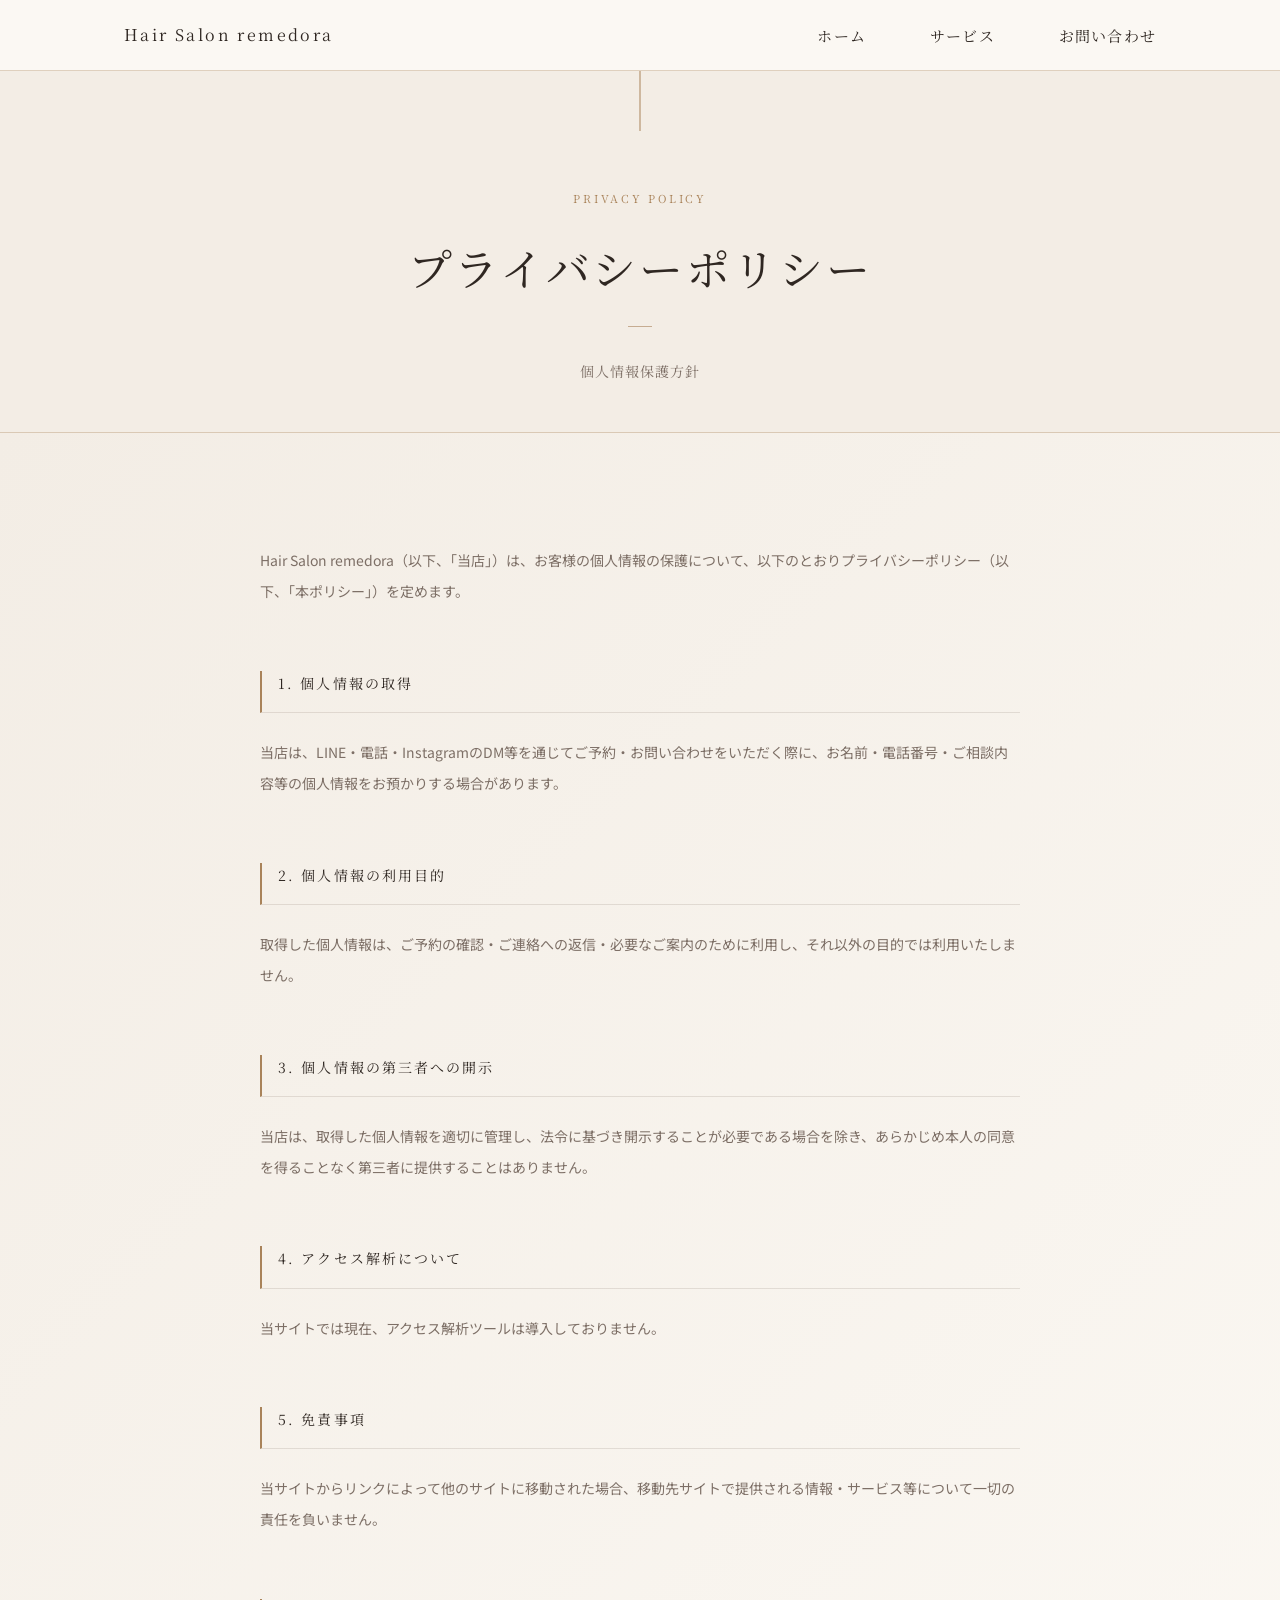
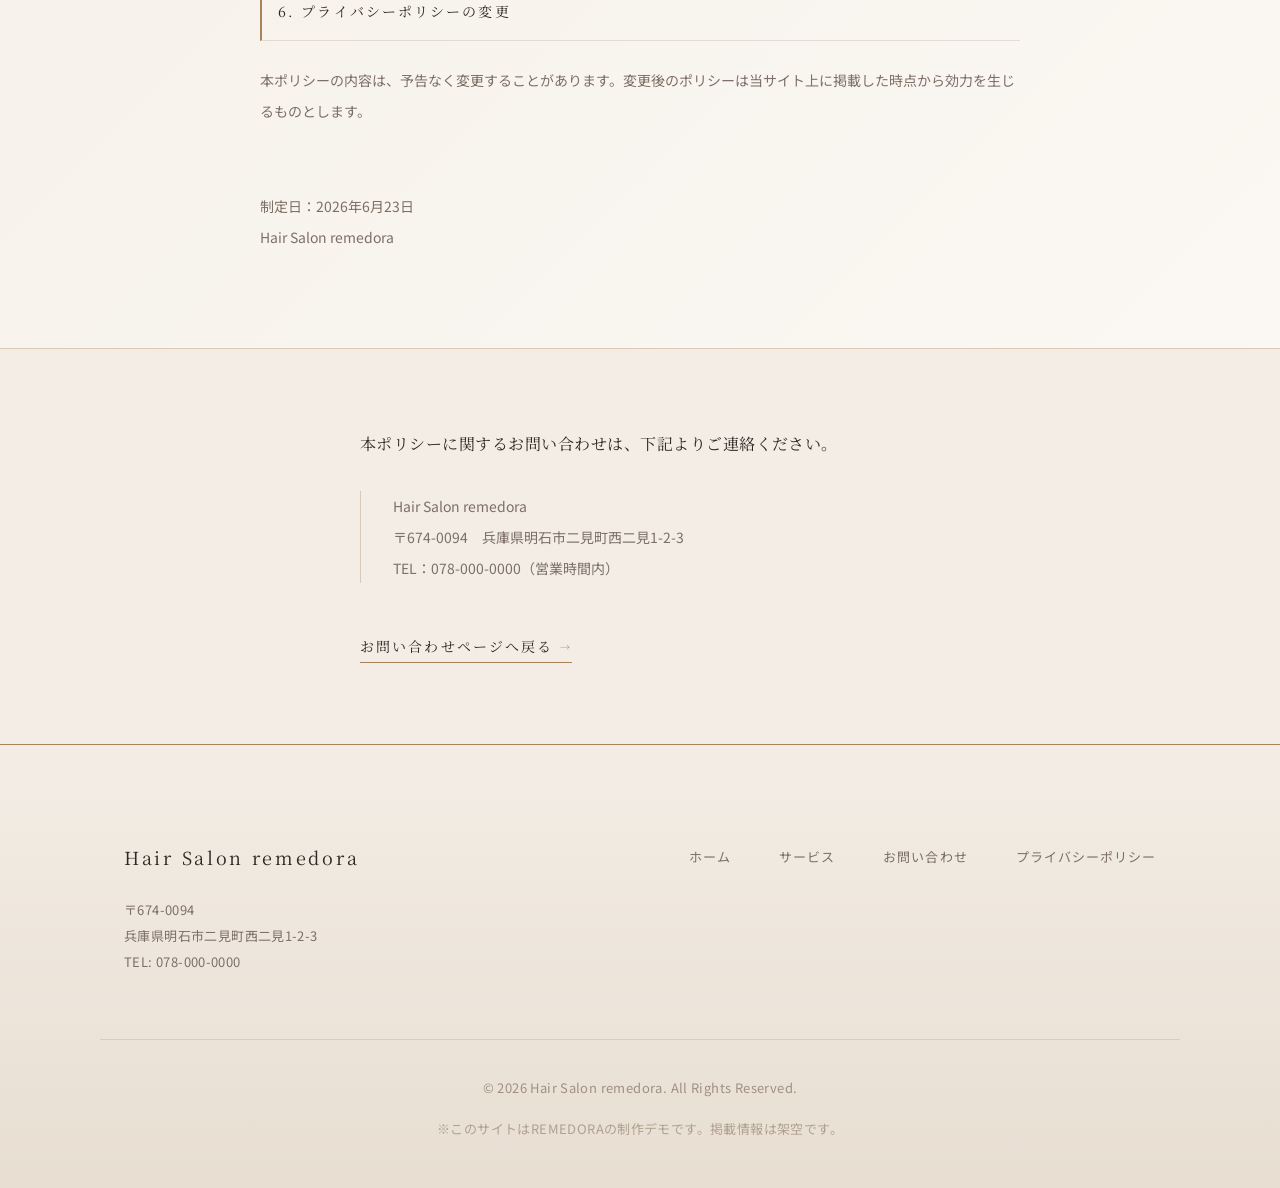
<file: privacy.html>
<!DOCTYPE html>
<html lang="ja">
<head>
  <meta charset="UTF-8">
  <meta name="viewport" content="width=device-width, initial-scale=1.0">

  <!-- TEMPLATE FIELD: business_name -->
  <title>プライバシーポリシー｜Hair Salon remedora</title>

  <!-- TEMPLATE FIELD: meta_description -->
  <meta name="description" content="Hair Salon remedoraのプライバシーポリシーです。">

  <!-- TEMPLATE FIELD: canonical_url -->
  <link rel="canonical" href="https://tsumugi-demo.remedora.jp/privacy.html">

  <meta property="og:title"       content="プライバシーポリシー｜Hair Salon remedora">
  <meta property="og:description" content="Hair Salon remedoraのプライバシーポリシーです。">
  <meta property="og:type"        content="article">
  <!-- TEMPLATE FIELD: og_url | TEMPLATE FIELD: og_image_url -->
  <meta property="og:url"         content="https://tsumugi-demo.remedora.jp/privacy.html">
  <meta property="og:image"       content="https://tsumugi-demo.remedora.jp/assets/images/ogp.jpg">

  <!-- TEMPLATE FIELD: favicon_path -->
  <link rel="icon"             href="assets/images/favicon.ico">
  <link rel="apple-touch-icon" href="assets/images/apple-touch-icon.png">

  <!-- GA未設定のためスクリプトを削除 -->

  <link rel="preconnect" href="https://fonts.googleapis.com">
  <link rel="preconnect" href="https://fonts.gstatic.com" crossorigin>
  <link href="https://fonts.googleapis.com/css2?family=Noto+Sans+JP:wght@400;700&family=Noto+Serif+JP:wght@400;700&display=swap" rel="stylesheet">

  <link rel="stylesheet" href="assets/css/base.css">
  <link rel="stylesheet" href="assets/css/layout.css">
  <link rel="stylesheet" href="assets/css/components.css">
  <link rel="stylesheet" href="assets/css/pages.css">
  <link rel="stylesheet" href="assets/css/utilities.css">
</head>
<!-- TEMPLATE FIELD: site_id -->
<body class="site site--tsumugi page page--privacy">

  <!-- SECTION START: Header -->
  <header class="l-header">
    <div class="l-header-inner">
      <!-- TEMPLATE FIELD: business_name -->
      <a href="index.html" class="c-logo">Hair Salon remedora</a>

      <nav class="l-nav-pc" aria-label="グローバルナビゲーション">
        <ul class="l-nav-pc__list">
          <li><a href="index.html"   class="l-nav-pc__link">ホーム</a></li>
          <li><a href="service.html" class="l-nav-pc__link">サービス</a></li>
          <li><a href="contact.html" class="l-nav-pc__link">お問い合わせ</a></li>
        </ul>
      </nav>

      <button class="c-menu-toggle"
              data-js="menu-toggle"
              aria-label="メニューを開く"
              aria-expanded="false">
        <span class="c-menu-toggle__bar"></span>
        <span class="c-menu-toggle__bar"></span>
        <span class="c-menu-toggle__bar"></span>
      </button>
    </div>
  </header>
  <!-- SECTION END: Header -->

  <nav class="l-nav-sp" data-js="mobile-nav" aria-hidden="true" aria-label="モバイルナビゲーション">
    <ul class="l-nav-sp__list">
      <li><a href="index.html"   class="l-nav-sp__link">ホーム</a></li>
      <li><a href="service.html" class="l-nav-sp__link">サービス</a></li>
      <li><a href="contact.html" class="l-nav-sp__link">お問い合わせ</a></li>
    </ul>
  </nav>

  <main>

    <!-- SECTION START: Privacy Hero -->
    <div class="c-page-hero" data-section="privacy-hero">
      <div class="c-page-hero__inner">
        <p class="c-page-hero__en">Privacy Policy</p>
        <h1 class="c-page-hero__title">プライバシーポリシー</h1>
        <p class="c-page-hero__sub">個人情報保護方針</p>
      </div>
    </div>
    <!-- SECTION END: Privacy Hero -->

    <!-- SECTION START: Policy Body -->
    <section class="p-privacy-body" data-section="policy-body">
      <div class="p-privacy-body__inner u-reveal">
        <div class="c-privacy-doc">

          <!-- TEMPLATE FIELD: privacy_company_name -->
          <p class="c-privacy-doc__intro">
            Hair Salon remedora（以下、「当店」）は、お客様の個人情報の保護について、以下のとおりプライバシーポリシー（以下、「本ポリシー」）を定めます。
          </p>

          <h3>1. 個人情報の取得</h3>
          <p>当店は、LINE・電話・InstagramのDM等を通じてご予約・お問い合わせをいただく際に、お名前・電話番号・ご相談内容等の個人情報をお預かりする場合があります。</p>

          <h3>2. 個人情報の利用目的</h3>
          <p>取得した個人情報は、ご予約の確認・ご連絡への返信・必要なご案内のために利用し、それ以外の目的では利用いたしません。</p>

          <h3>3. 個人情報の第三者への開示</h3>
          <p>当店は、取得した個人情報を適切に管理し、法令に基づき開示することが必要である場合を除き、あらかじめ本人の同意を得ることなく第三者に提供することはありません。</p>

          <h3>4. アクセス解析について</h3>
          <p>当サイトでは現在、アクセス解析ツールは導入しておりません。</p>

          <h3>5. 免責事項</h3>
          <p>当サイトからリンクによって他のサイトに移動された場合、移動先サイトで提供される情報・サービス等について一切の責任を負いません。</p>

          <h3>6. プライバシーポリシーの変更</h3>
          <p>本ポリシーの内容は、予告なく変更することがあります。変更後のポリシーは当サイト上に掲載した時点から効力を生じるものとします。</p>

          <div class="c-privacy-doc__footer u-mt-8">
            <!-- TEMPLATE FIELD: privacy_date | TEMPLATE FIELD: privacy_company_name -->
            <p>制定日：2026年6月23日<br>Hair Salon remedora</p>
          </div>

        </div>
      </div>
    </section>
    <!-- SECTION END: Policy Body -->

    <!-- SECTION START: Contact for Policy -->
    <section class="p-privacy-contact" data-section="contact-for-policy">
      <div class="p-privacy-contact__inner u-reveal">
        <p class="p-privacy-contact__text" data-anim="fade-up">
          本ポリシーに関するお問い合わせは、下記よりご連絡ください。
        </p>
        <div class="p-privacy-contact__info" data-anim="fade-up" data-anim-delay="1">
          <!-- TEMPLATE FIELD: privacy_company_name | TEMPLATE FIELD: phone -->
          <p>Hair Salon remedora</p>
          <p>〒674-0094　兵庫県明石市二見町西二見1-2-3</p>
          <p>TEL：<a href="tel:0780000000" class="l-footer__tel">078-000-0000</a>（営業時間内）</p>
        </div>
        <div data-anim="fade-up" data-anim-delay="2">
          <a href="contact.html" class="p-privacy-contact__back-btn">お問い合わせページへ戻る</a>
        </div>
      </div>
    </section>
    <!-- SECTION END: Contact for Policy -->

  </main>

  <!-- SECTION START: Footer -->
  <footer class="l-footer" data-section="footer">
    <div class="l-footer-inner">
      <div class="l-footer-info">
        <!-- TEMPLATE FIELD: business_name -->
        <span class="l-footer__logo">Hair Salon remedora</span>
        <p class="l-footer__address">
          <!-- TEMPLATE FIELD: address_postal | TEMPLATE FIELD: address_full -->
          〒674-0094<br>
          兵庫県明石市二見町西二見1-2-3<br>
          TEL: <a href="tel:0780000000" class="l-footer__tel">
            <!-- TEMPLATE FIELD: phone -->
            078-000-0000
          </a>
        </p>
      </div>
      <nav class="l-footer-links" aria-label="フッターナビゲーション">
        <ul class="l-footer__nav">
          <li><a href="index.html"   class="l-footer__nav-link">ホーム</a></li>
          <li><a href="service.html" class="l-footer__nav-link">サービス</a></li>
          <li><a href="contact.html" class="l-footer__nav-link">お問い合わせ</a></li>
          <li><a href="privacy.html" class="l-footer__nav-link">プライバシーポリシー</a></li>
        </ul>
      </nav>
    </div>
    <div class="l-footer-copy">
      <!-- TEMPLATE FIELD: copyright_year | TEMPLATE FIELD: business_name -->
      <small>&copy; 2026 Hair Salon remedora. All Rights Reserved.</small>
      <p class="l-footer-demo-note">※このサイトはREMEDORAの制作デモです。掲載情報は架空です。</p>
    </div>
  </footer>
  <!-- SECTION END: Footer -->

  <script src="assets/js/main.js"></script>
</body>
</html>
</file>
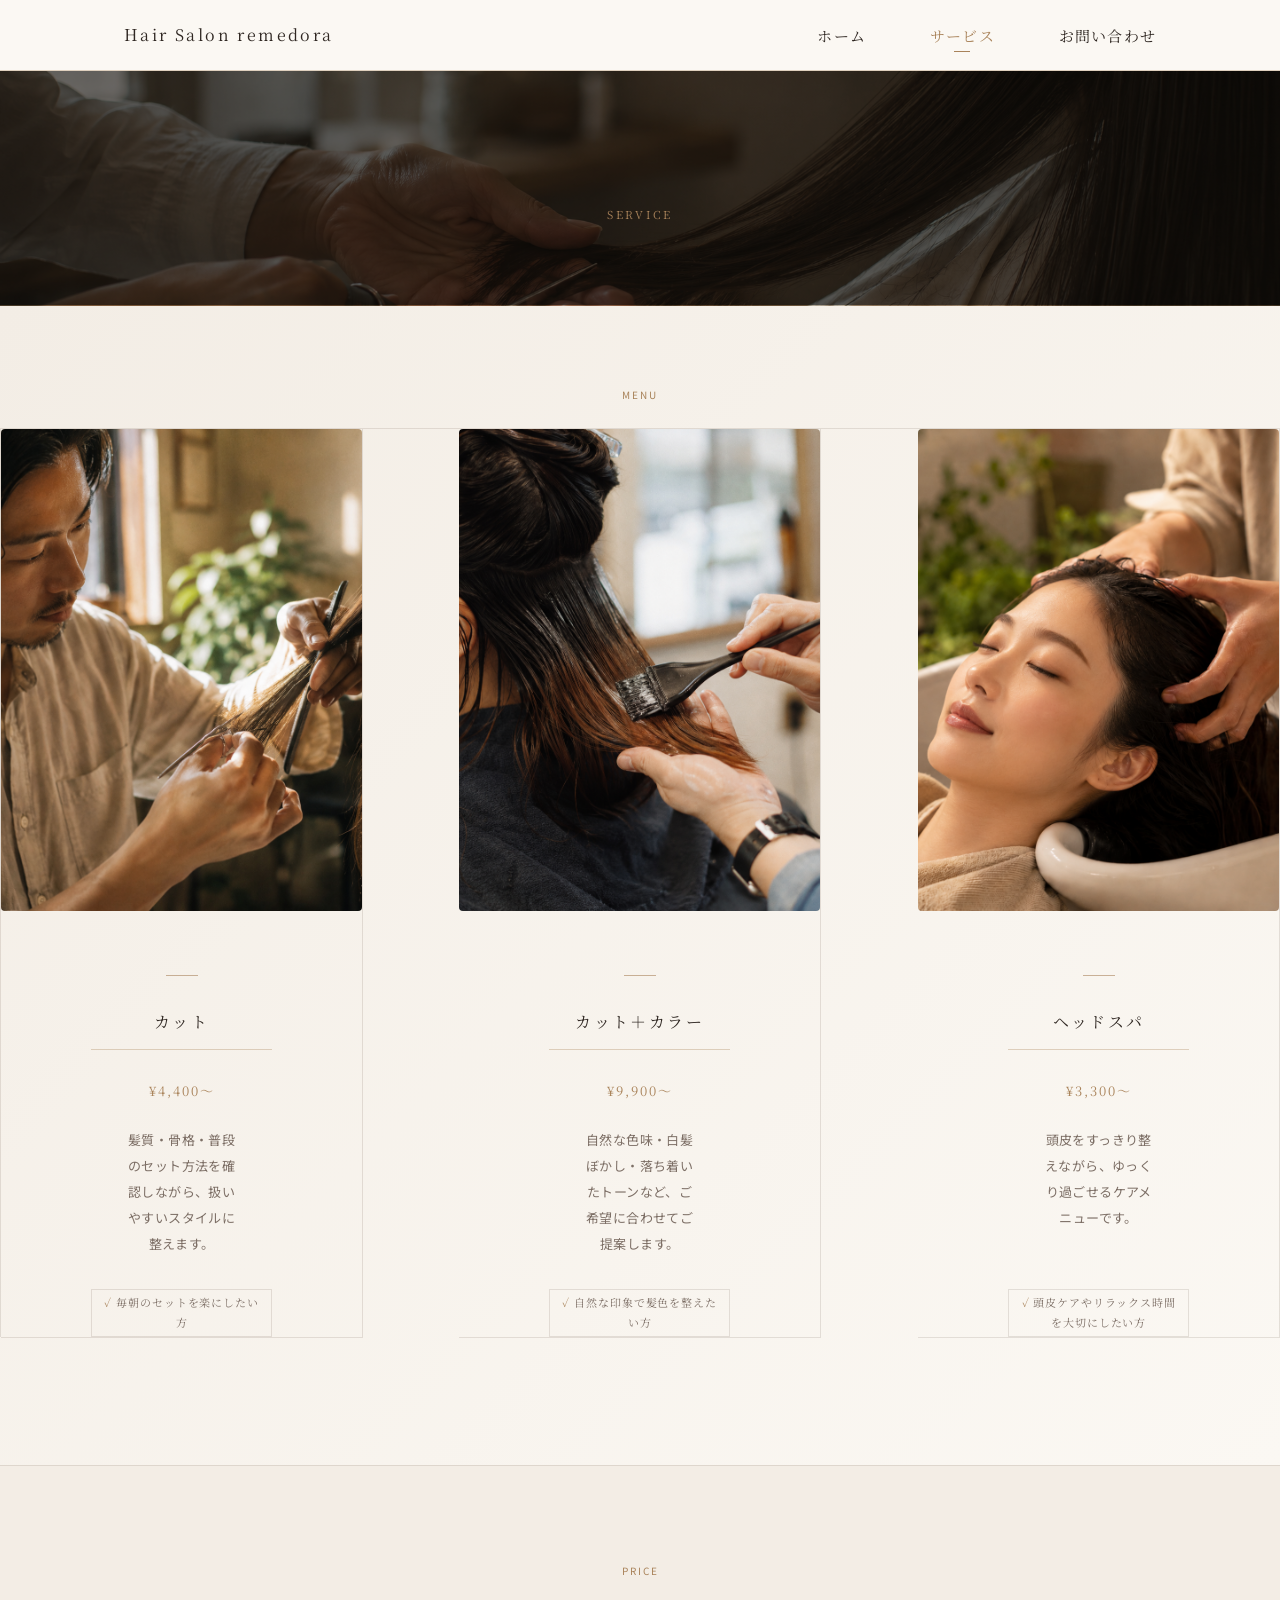
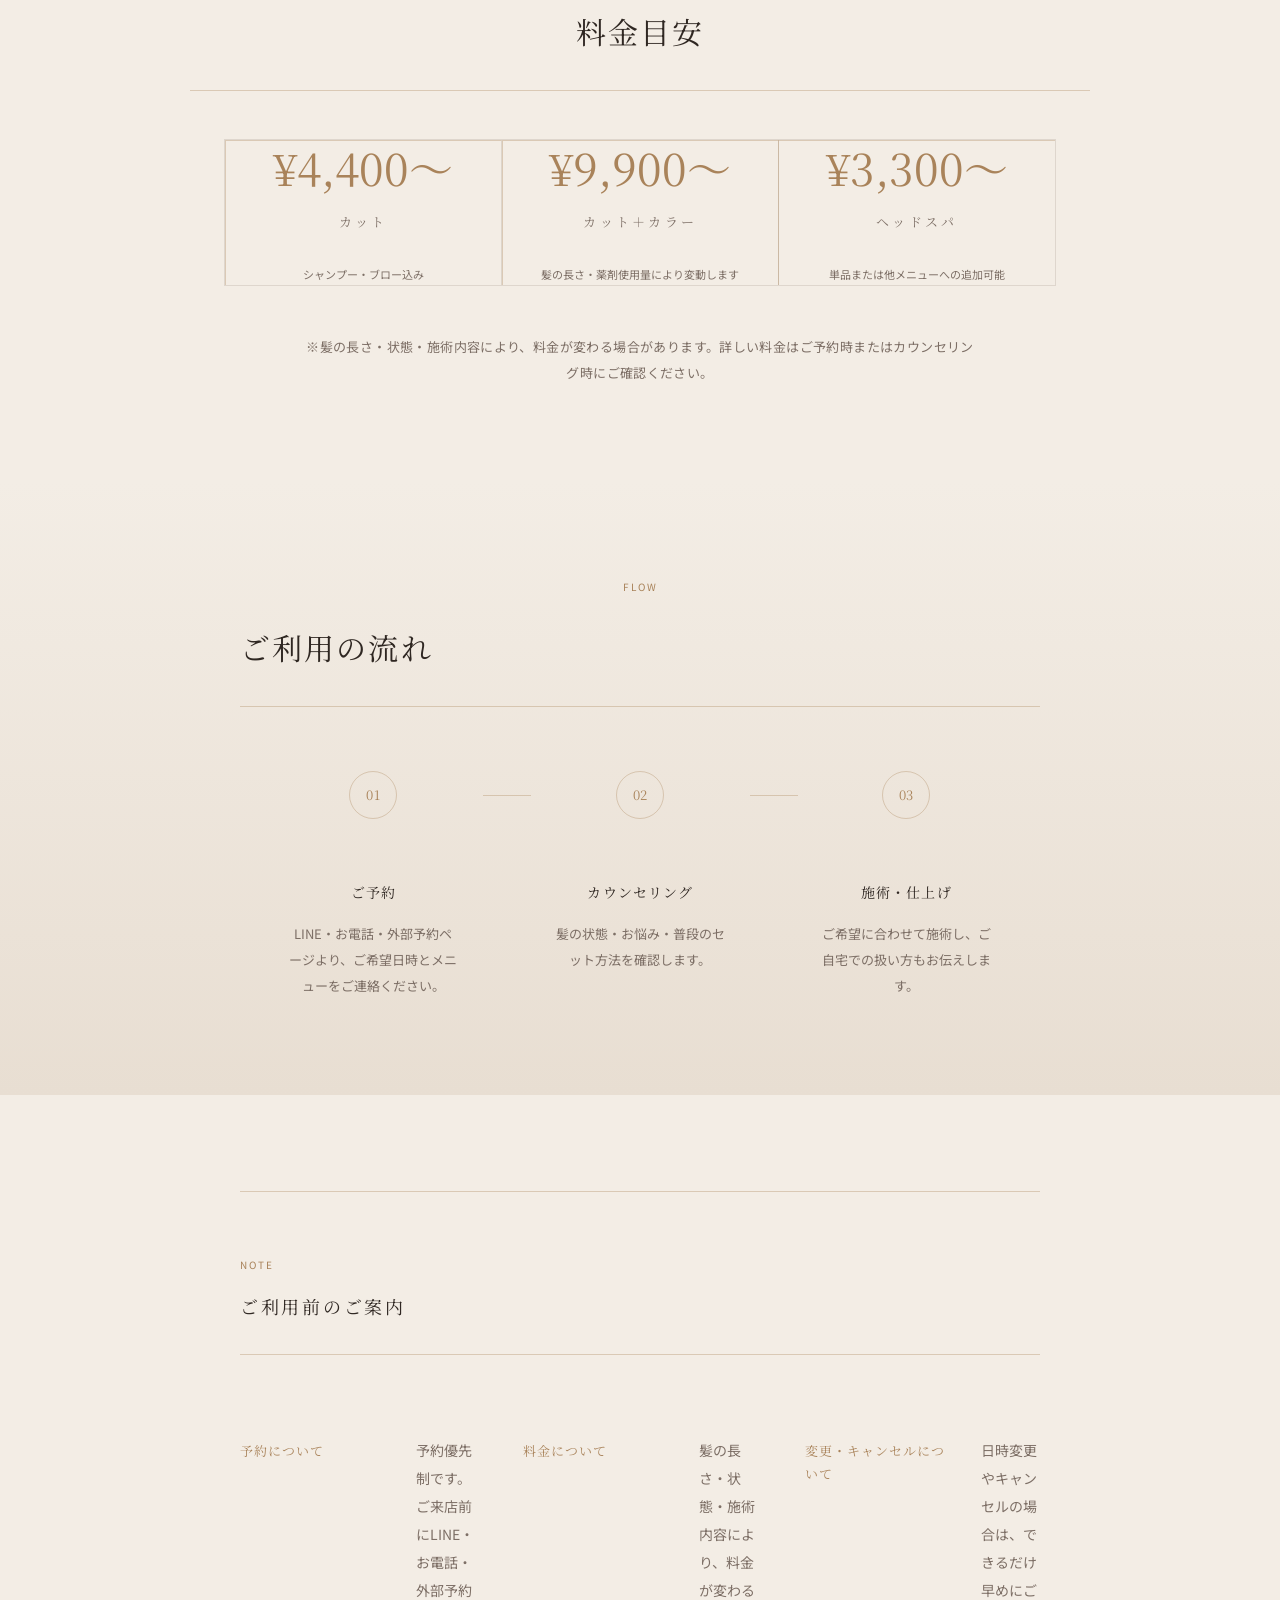
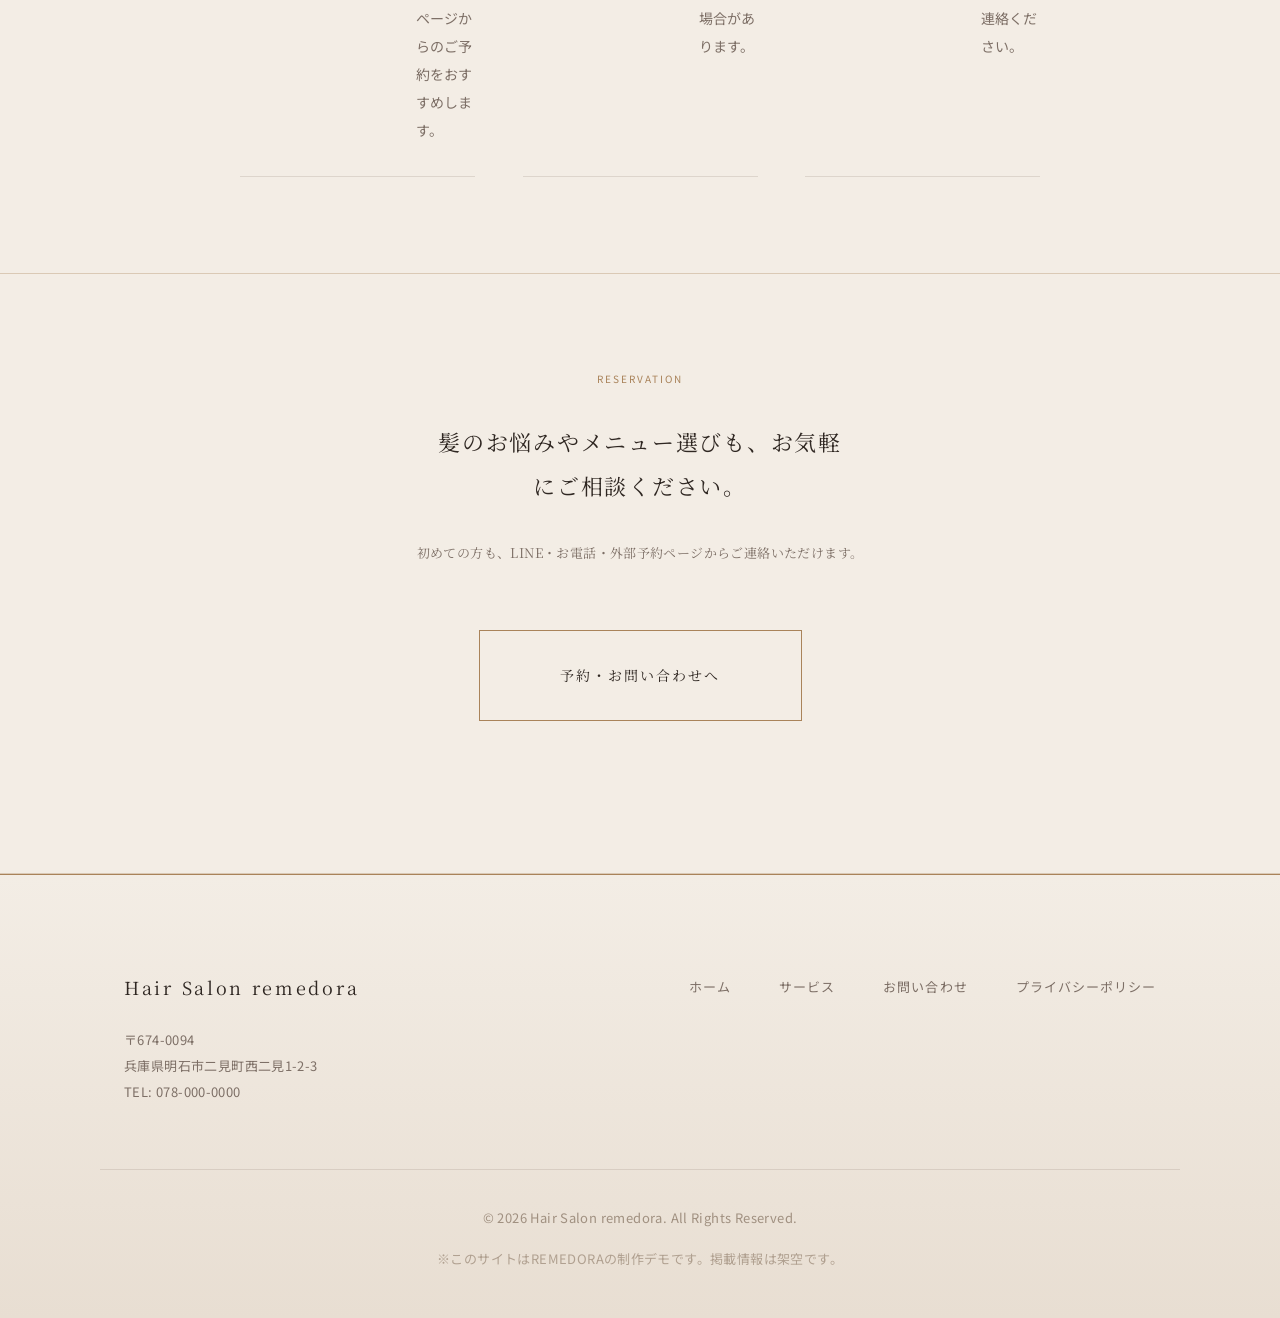
<file: service.html>
<!DOCTYPE html>
<html lang="ja">
<head>
  <meta charset="UTF-8">
  <meta name="viewport" content="width=device-width, initial-scale=1.0">

  <!-- TEMPLATE FIELD: page_title | TEMPLATE FIELD: business_name -->
  <title>サービス・メニュー｜Hair Salon remedora</title>

  <!-- TEMPLATE FIELD: meta_description -->
  <meta name="description" content="Hair Salon remedoraのサービス・メニュー紹介。カット、カット＋カラー、ヘッドスパの料金目安とご利用の流れをご案内します。">

  <!-- TEMPLATE FIELD: canonical_url -->
  <link rel="canonical" href="https://tsumugi-demo.remedora.jp/service.html">

  <!-- TEMPLATE FIELD: og_title | TEMPLATE FIELD: og_description | TEMPLATE FIELD: og_url | TEMPLATE FIELD: og_image_url -->
  <meta property="og:title"       content="サービス・メニュー｜Hair Salon remedora">
  <meta property="og:description" content="Hair Salon remedoraのサービス・メニュー紹介。カット、カット＋カラー、ヘッドスパの料金目安とご利用の流れをご案内します。">
  <meta property="og:type"        content="article">
  <meta property="og:url"         content="https://tsumugi-demo.remedora.jp/service.html">
  <meta property="og:image"       content="https://tsumugi-demo.remedora.jp/assets/images/ogp.jpg">

  <!-- TEMPLATE FIELD: favicon_path -->
  <link rel="icon"             href="assets/images/favicon.ico">
  <link rel="apple-touch-icon" href="assets/images/apple-touch-icon.png">

  <!-- GA未設定のためスクリプトを削除 -->

  <link rel="preconnect" href="https://fonts.googleapis.com">
  <link rel="preconnect" href="https://fonts.gstatic.com" crossorigin>
  <link href="https://fonts.googleapis.com/css2?family=Noto+Sans+JP:wght@400;700&family=Noto+Serif+JP:wght@400;700&display=swap" rel="stylesheet">

  <link rel="stylesheet" href="assets/css/base.css">
  <link rel="stylesheet" href="assets/css/layout.css">
  <link rel="stylesheet" href="assets/css/components.css">
  <link rel="stylesheet" href="assets/css/pages.css">
  <link rel="stylesheet" href="assets/css/utilities.css">
</head>
<!-- TEMPLATE FIELD: site_id -->
<body class="site site--tsumugi page page--service">


  <!-- SECTION START: Header -->
  <header class="l-header">
    <div class="l-header-inner">
      <!-- TEMPLATE FIELD: business_name -->
      <a href="index.html" class="c-logo">Hair Salon remedora</a>

      <nav class="l-nav-pc" aria-label="グローバルナビゲーション">
        <ul class="l-nav-pc__list">
          <li><a href="index.html"   class="l-nav-pc__link">ホーム</a></li>
          <li><a href="service.html" class="l-nav-pc__link is-current">サービス</a></li>
          <li><a href="contact.html" class="l-nav-pc__link">お問い合わせ</a></li>
        </ul>
      </nav>

      <button class="c-menu-toggle"
              data-js="menu-toggle"
              aria-label="メニューを開く"
              aria-expanded="false">
        <span class="c-menu-toggle__bar"></span>
        <span class="c-menu-toggle__bar"></span>
        <span class="c-menu-toggle__bar"></span>
      </button>
    </div>
  </header>
  <!-- SECTION END: Header -->

  <nav class="l-nav-sp" data-js="mobile-nav" aria-hidden="true" aria-label="モバイルナビゲーション">
    <ul class="l-nav-sp__list">
      <li><a href="index.html"   class="l-nav-sp__link">ホーム</a></li>
      <li><a href="service.html" class="l-nav-sp__link">サービス</a></li>
      <li><a href="contact.html" class="l-nav-sp__link">お問い合わせ</a></li>
    </ul>
  </nav>

  <main>

    <!-- SECTION START: Service Hero -->
    <div class="c-page-hero p-service-hero" data-section="service-hero">
      <div class="p-service-hero__overlay" aria-hidden="true"></div>
      <div class="c-page-hero__inner">
        <!-- TEMPLATE FIELD: service_hero_en -->
        <p class="c-page-hero__en">SERVICE</p>
      </div>
    </div>
    <!-- SECTION END: Service Hero -->



    <!-- SECTION START: Main Services -->
    <section class="p-service-main" data-section="main-services">
      <div class="p-service-main__inner u-reveal">
        <p class="c-sec-eyebrow p-service-main__eyebrow" data-anim="fade-up">MENU</p>
        <div class="c-menu-list">

          <article class="c-menu-item" data-anim="fade-up" data-anim-delay="1">
            <div class="c-menu-item__img-wrap">
              <!-- TEMPLATE FIELD: service_01_image_path | TEMPLATE FIELD: service_01_image_alt -->
              <img src="assets/images/service1.jpg" alt="カット施術のイメージ" class="c-menu-item__img">
            </div>
            <div class="c-menu-item__content">
              <!-- TEMPLATE FIELD: service_01_name -->
              <h2 class="c-menu-item__name">カット</h2>
              <!-- TEMPLATE FIELD: service_01_price -->
              <p class="c-menu-item__price">¥4,400〜</p>
              <!-- TEMPLATE FIELD: service_01_desc -->
              <p class="c-menu-item__desc">
                髪質・骨格・普段のセット方法を確認しながら、扱いやすいスタイルに整えます。
              </p>
              <!-- TEMPLATE FIELD: service_01_for -->
              <p class="c-menu-item__for">毎朝のセットを楽にしたい方</p>
            </div>
          </article>

          <article class="c-menu-item c-menu-item--reverse" data-anim="fade-up" data-anim-delay="2">
            <div class="c-menu-item__img-wrap">
              <!-- TEMPLATE FIELD: service_02_image_path | TEMPLATE FIELD: service_02_image_alt -->
              <img src="assets/images/service2.jpg" alt="ナチュラルカラー施術のイメージ" class="c-menu-item__img">
            </div>
            <div class="c-menu-item__content">
              <!-- TEMPLATE FIELD: service_02_name -->
              <h2 class="c-menu-item__name">カット＋カラー</h2>
              <!-- TEMPLATE FIELD: service_02_price -->
              <p class="c-menu-item__price">¥9,900〜</p>
              <!-- TEMPLATE FIELD: service_02_desc -->
              <p class="c-menu-item__desc">
                自然な色味・白髪ぼかし・落ち着いたトーンなど、ご希望に合わせてご提案します。
              </p>
              <!-- TEMPLATE FIELD: service_02_for -->
              <p class="c-menu-item__for">自然な印象で髪色を整えたい方</p>
            </div>
          </article>

          <article class="c-menu-item" data-anim="fade-up" data-anim-delay="3">
            <div class="c-menu-item__img-wrap">
              <!-- TEMPLATE FIELD: service_03_image_path | TEMPLATE FIELD: service_03_image_alt -->
              <img src="assets/images/service3.jpg" alt="ヘッドスパ施術のイメージ" class="c-menu-item__img">
            </div>
            <div class="c-menu-item__content">
              <!-- TEMPLATE FIELD: service_03_name -->
              <h2 class="c-menu-item__name">ヘッドスパ</h2>
              <!-- TEMPLATE FIELD: service_03_price -->
              <p class="c-menu-item__price">¥3,300〜</p>
              <!-- TEMPLATE FIELD: service_03_desc -->
              <p class="c-menu-item__desc">
                頭皮をすっきり整えながら、ゆっくり過ごせるケアメニューです。
              </p>
              <!-- TEMPLATE FIELD: service_03_for -->
              <p class="c-menu-item__for">頭皮ケアやリラックス時間を大切にしたい方</p>
            </div>
          </article>

        </div>
      </div>
    </section>
    <!-- SECTION END: Main Services -->

    <!-- SECTION START: Price Guide -->
    <section class="p-service-price" data-section="price-guide">
      <div class="p-service-price__inner u-reveal">
        <p class="c-sec-eyebrow" data-anim="fade-up">PRICE</p>
        <!-- TEMPLATE FIELD: price_section_title -->
        <h2 class="c-sec-title" data-anim="fade-up">料金目安</h2>

        <div class="c-price-grid">

          <div class="c-price-item" data-anim="fade-up" data-anim-delay="1">
            <!-- TEMPLATE FIELD: price_01_name -->
            <p class="c-price-item__name">カット</p>
            <!-- TEMPLATE FIELD: price_01_price -->
            <p class="c-price-item__price">¥4,400〜</p>
            <!-- TEMPLATE FIELD: price_01_note -->
            <p class="c-price-item__note">シャンプー・ブロー込み</p>
          </div>

          <div class="c-price-item" data-anim="fade-up" data-anim-delay="2">
            <!-- TEMPLATE FIELD: price_02_name -->
            <p class="c-price-item__name">カット＋カラー</p>
            <!-- TEMPLATE FIELD: price_02_price -->
            <p class="c-price-item__price">¥9,900〜</p>
            <!-- TEMPLATE FIELD: price_02_note -->
            <p class="c-price-item__note">髪の長さ・薬剤使用量により変動します</p>
          </div>

          <div class="c-price-item" data-anim="fade-up" data-anim-delay="3">
            <!-- TEMPLATE FIELD: price_03_name -->
            <p class="c-price-item__name">ヘッドスパ</p>
            <!-- TEMPLATE FIELD: price_03_price -->
            <p class="c-price-item__price">¥3,300〜</p>
            <!-- TEMPLATE FIELD: price_03_note -->
            <p class="c-price-item__note">単品または他メニューへの追加可能</p>
          </div>

        </div>

        <!-- TEMPLATE FIELD: price_note_bottom -->
        <p class="c-price-note-bottom" data-anim="fade-up">
          ※髪の長さ・状態・施術内容により、料金が変わる場合があります。詳しい料金はご予約時またはカウンセリング時にご確認ください。
        </p>
      </div>
    </section>
    <!-- SECTION END: Price Guide -->

    <!-- SECTION START: Simple Flow -->
    <section class="p-service-flow" data-section="simple-flow">
      <div class="p-service-flow__inner u-reveal">
        <p class="c-sec-eyebrow" data-anim="fade-up">FLOW</p>
        <!-- TEMPLATE FIELD: flow_section_title -->
        <h2 class="c-sec-title" data-anim="fade-up">ご利用の流れ</h2>

        <div class="c-flow-steps">

          <div class="c-flow-step" data-anim="fade-up" data-anim-delay="1">
            <div class="c-flow-step__num">01</div>
            <div class="c-flow-step__body">
              <!-- TEMPLATE FIELD: flow_step_01_title -->
              <p class="c-flow-step__title">ご予約</p>
              <!-- TEMPLATE FIELD: flow_step_01_text -->
              <p class="c-flow-step__text">
                LINE・お電話・外部予約ページより、ご希望日時とメニューをご連絡ください。
              </p>
            </div>
          </div>

          <div class="c-flow-step" data-anim="fade-up" data-anim-delay="2">
            <div class="c-flow-step__num">02</div>
            <div class="c-flow-step__body">
              <!-- TEMPLATE FIELD: flow_step_02_title -->
              <p class="c-flow-step__title">カウンセリング</p>
              <!-- TEMPLATE FIELD: flow_step_02_text -->
              <p class="c-flow-step__text">
                髪の状態・お悩み・普段のセット方法を確認します。
              </p>
            </div>
          </div>

          <div class="c-flow-step" data-anim="fade-up" data-anim-delay="3">
            <div class="c-flow-step__num">03</div>
            <div class="c-flow-step__body">
              <!-- TEMPLATE FIELD: flow_step_03_title -->
              <p class="c-flow-step__title">施術・仕上げ</p>
              <!-- TEMPLATE FIELD: flow_step_03_text -->
              <p class="c-flow-step__text">
                ご希望に合わせて施術し、ご自宅での扱い方もお伝えします。
              </p>
            </div>
          </div>

        </div>
      </div>
    </section>
    <!-- SECTION END: Simple Flow -->

    <!-- SECTION START: Notes -->
    <section class="p-service-notes" data-section="notes">
      <div class="p-service-notes__inner u-reveal">
        <p class="c-sec-eyebrow" data-anim="fade-up">NOTE</p>
        <!-- TEMPLATE FIELD: notes_section_title -->
        <h2 class="p-service-notes__title" data-anim="fade-up">ご利用前のご案内</h2>

        <div class="c-notes-list">

          <div class="c-notes-item" data-anim="fade-up" data-anim-delay="1">
            <!-- TEMPLATE FIELD: note_01_heading -->
            <h3 class="c-notes-item__heading">予約について</h3>
            <!-- TEMPLATE FIELD: note_01_text -->
            <p class="c-notes-item__text">予約優先制です。ご来店前にLINE・お電話・外部予約ページからのご予約をおすすめします。</p>
          </div>

          <div class="c-notes-item" data-anim="fade-up" data-anim-delay="2">
            <!-- TEMPLATE FIELD: note_02_heading -->
            <h3 class="c-notes-item__heading">料金について</h3>
            <!-- TEMPLATE FIELD: note_02_text -->
            <p class="c-notes-item__text">髪の長さ・状態・施術内容により、料金が変わる場合があります。</p>
          </div>

          <div class="c-notes-item" data-anim="fade-up" data-anim-delay="3">
            <!-- TEMPLATE FIELD: note_03_heading -->
            <h3 class="c-notes-item__heading">変更・キャンセルについて</h3>
            <!-- TEMPLATE FIELD: note_03_text -->
            <p class="c-notes-item__text">日時変更やキャンセルの場合は、できるだけ早めにご連絡ください。</p>
          </div>

        </div>
      </div>
    </section>
    <!-- SECTION END: Notes -->

    <!-- SECTION START: CTA -->
    <section class="p-service-cta" data-section="cta">
      <div class="p-service-cta__inner u-reveal">
        <p class="c-sec-eyebrow" data-anim="fade-up">RESERVATION</p>
        <!-- TEMPLATE FIELD: cta_title -->
        <h2 class="p-service-cta__title" data-anim="fade-up">髪のお悩みやメニュー選びも、お気軽にご相談ください。</h2>
        <!-- TEMPLATE FIELD: cta_lead -->
        <p class="p-service-cta__lead" data-anim="fade-up">
          初めての方も、LINE・お電話・外部予約ページからご連絡いただけます。
        </p>
        <div class="p-service-cta__action" data-anim="fade-up" data-anim-delay="1">
          <a href="contact.html" class="c-btn c-btn--primary c-btn--block">予約・お問い合わせへ</a>
        </div>
      </div>
    </section>
    <!-- SECTION END: CTA -->

  </main>

  <!-- SECTION START: Footer -->
  <footer class="l-footer" data-section="footer">
    <div class="l-footer-inner">
      <div class="l-footer-info">
        <!-- TEMPLATE FIELD: business_name -->
        <span class="l-footer__logo">Hair Salon remedora</span>
        <p class="l-footer__address">
          <!-- TEMPLATE FIELD: address_postal | TEMPLATE FIELD: address_full -->
          〒674-0094<br>
          兵庫県明石市二見町西二見1-2-3<br>
          TEL: <a href="tel:0780000000" class="l-footer__tel">
            <!-- TEMPLATE FIELD: phone -->
            078-000-0000
          </a>
        </p>
      </div>
      <nav class="l-footer-links" aria-label="フッターナビゲーション">
        <ul class="l-footer__nav">
          <li><a href="index.html"   class="l-footer__nav-link">ホーム</a></li>
          <li><a href="service.html" class="l-footer__nav-link">サービス</a></li>
          <li><a href="contact.html" class="l-footer__nav-link">お問い合わせ</a></li>
          <li><a href="privacy.html" class="l-footer__nav-link">プライバシーポリシー</a></li>
        </ul>
      </nav>
    </div>
    <div class="l-footer-copy">
      <!-- TEMPLATE FIELD: copyright_year | TEMPLATE FIELD: business_name -->
      <small>&copy; 2026 Hair Salon remedora. All Rights Reserved.</small>
      <p class="l-footer-demo-note">※このサイトはREMEDORAの制作デモです。掲載情報は架空です。</p>
    </div>
  </footer>
  <!-- SECTION END: Footer -->

  <script src="assets/js/main.js"></script>
</body>
</html>
</file>
<file: assets/css/base.css>
@charset "UTF-8";

/* ==============================================
   base.css — CSS変数・リセット・基本タイポグラフィ
   案件適用時は :root の変数値のみを変更すること
============================================== */

:root {
  /* --- Color ---
     将来の案件ではこの変数値を変えるだけでテーマ変更できる */
  --color-bg:            #fbf8f3;
  --color-bg-dark:       #f3ede5;
  --color-bg-deep:       #e8ded2;
  --color-bg-surface:    rgba(255, 255, 255, 0.72);
  --color-text:          #2f2722;
  --color-text-sub:      #7d6f66;
  --color-primary:       #a9835a;
  --color-primary-hover: #8f6f46;
  --color-border-gold:   rgba(169, 131, 90, 0.34);
  --color-border-light:  rgba(95, 74, 57, 0.14);
  --color-white:         #ffffff;
  --color-error:         #d32f2f;

  /* --- Typography --- */
  --font-serif:  "Noto Serif JP", "Yu Mincho", serif;
  --font-sans:   "Noto Sans JP", sans-serif;

  --font-size-xs:   0.8125rem;  /* 13px */
  --font-size-sm:   0.875rem;   /* 14px */
  --font-size-base: 1rem;       /* 16px */
  --font-size-lg:   1.125rem;   /* 18px */
  --font-size-xl:   1.5rem;     /* 24px */
  --font-size-2xl:  2rem;       /* 32px */

  --line-height-base:  1.8;
  --line-height-tight: 1.4;
  --line-height-loose: 2.2;

  --letter-spacing-tight:  0.03em;
  --letter-spacing-base:   0.08em;
  --letter-spacing-wide:   0.15em;
  --letter-spacing-wider:  0.25em;

  /* --- Spacing --- */
  --space-1:  0.5rem;
  --space-2:  1rem;
  --space-3:  1.5rem;
  --space-4:  2rem;
  --space-6:  3rem;
  --space-8:  4rem;
  --space-10: 5rem;
  --space-12: 6rem;
  --space-16: 8rem;

  /* --- Layout --- */
  --container-max:    1080px;
  --container-wide:    960px;
  --container-narrow:  760px;
  --header-height:     4.375rem; /* 70px */

  /* --- Shape & Motion --- */
  --radius-sm:       0.25rem;
  --radius-md:       0.5rem;
  --transition-base: 0.3s ease;
  --transition-slow: 0.8s cubic-bezier(0.25, 0.46, 0.45, 0.94);
}

/* -----------------------------------------------
   Reset
----------------------------------------------- */
*,
*::before,
*::after {
  box-sizing: border-box;
}

html {
  scroll-behavior: smooth;
  scroll-padding-top: var(--header-height);
}

body {
  margin: 0;
  font-family: var(--font-sans);
  font-size: var(--font-size-base);
  line-height: var(--line-height-base);
  color: var(--color-text);
  background-color: var(--color-bg);
  -webkit-font-smoothing: antialiased;
}

img {
  max-width: 100%;
  height: auto;
  display: block;
}

a {
  text-decoration: none;
  color: inherit;
  transition: opacity var(--transition-base);
}

ul,
ol {
  margin: 0;
  padding: 0;
  list-style: none;
}

h1, h2, h3, h4, h5, h6 {
  margin: 0;
  font-weight: normal;
}

p {
  margin: 0;
}

button {
  cursor: pointer;
  background: none;
  border: none;
  padding: 0;
  font: inherit;
  color: inherit;
}

input,
textarea,
select {
  font: inherit;
  color: inherit;
}
</file>
<file: assets/css/layout.css>
@charset "UTF-8";

/* ==============================================
   layout.css — コンテナ・ヘッダー・ナビ・フッター
============================================== */

/* -----------------------------------------------
   Container / Section
----------------------------------------------- */
.l-container {
  width: 100%;
  max-width: var(--container-max);
  margin-inline: auto;
  padding-inline: var(--space-3);
}

.l-container--wide {
  max-width: var(--container-wide);
}

.l-container--narrow {
  max-width: var(--container-narrow);
}

.l-section {
  padding-block: var(--space-10);
  padding-inline: var(--space-2);
}

@media (min-width: 48rem) {
  .l-section {
    padding-block: var(--space-12);
    padding-inline: var(--space-4);
  }
}

/* -----------------------------------------------
   Header
----------------------------------------------- */
.l-header {
  position: sticky;
  top: 0;
  z-index: 1100;
  background-color: rgba(26, 23, 20, 0.95);
  backdrop-filter: blur(8px);
  -webkit-backdrop-filter: blur(8px);
  border-bottom: 1px solid var(--color-border-gold);
}

.l-header-inner {
  display: flex;
  justify-content: space-between;
  align-items: center;
  height: var(--header-height);
  max-width: var(--container-max);
  margin-inline: auto;
  padding-inline: var(--space-3);
}

/* -----------------------------------------------
   Logo
----------------------------------------------- */
.c-logo {
  font-family: var(--font-serif);
  font-size: var(--font-size-base);
  font-weight: normal;
  letter-spacing: var(--letter-spacing-wide);
  color: var(--color-text);
}

/* -----------------------------------------------
   PC Navigation
----------------------------------------------- */
.l-nav-pc {
  display: none;
}

@media (min-width: 48rem) {
  .l-nav-pc {
    display: block;
  }
}

.l-nav-pc__list {
  display: flex;
  gap: var(--space-8);
  align-items: center;
}

.l-nav-pc__link {
  font-family: var(--font-serif);
  font-size: 0.9375rem;
  font-weight: normal;
  letter-spacing: var(--letter-spacing-base);
  color: var(--color-text);
  transition: color var(--transition-base);
  position: relative;
  padding-bottom: 0.4rem;
}

.l-nav-pc__link:hover,
.l-nav-pc__link.is-current {
  color: var(--color-primary);
  opacity: 1;
}

.l-nav-pc__link.is-current::after {
  content: "";
  position: absolute;
  bottom: 0;
  left: 50%;
  transform: translateX(-50%);
  width: 1rem;
  height: 1px;
  background-color: var(--color-primary);
}

/* -----------------------------------------------
   Menu Toggle (SP)
----------------------------------------------- */
.c-menu-toggle {
  display: flex;
  flex-direction: column;
  justify-content: center;
  align-items: center;
  gap: 0.375rem;
  width: 2.5rem;
  height: 2.5rem;
}

@media (min-width: 48rem) {
  .c-menu-toggle {
    display: none;
  }
}

.c-menu-toggle__bar {
  width: 1.5rem;
  height: 2px;
  background-color: var(--color-text);
  transition: var(--transition-base);
}

.c-menu-toggle[aria-expanded="true"] .c-menu-toggle__bar:nth-child(1) {
  transform: translateY(0.5rem) rotate(45deg);
}

.c-menu-toggle[aria-expanded="true"] .c-menu-toggle__bar:nth-child(2) {
  opacity: 0;
}

.c-menu-toggle[aria-expanded="true"] .c-menu-toggle__bar:nth-child(3) {
  transform: translateY(-0.5rem) rotate(-45deg);
}

/* -----------------------------------------------
   SP Navigation (Overlay)
----------------------------------------------- */
.l-nav-sp {
  position: fixed;
  inset: 0;
  z-index: 1050;
  background-color: var(--color-bg-deep);
  border-top: 1px solid var(--color-border-gold);
  display: flex;
  justify-content: center;
  align-items: center;
  opacity: 0;
  visibility: hidden;
  transition: opacity var(--transition-base), visibility var(--transition-base);
}

.l-nav-sp[aria-hidden="false"] {
  opacity: 1;
  visibility: visible;
}

.l-nav-sp__list {
  display: flex;
  flex-direction: column;
  align-items: center;
  gap: var(--space-6);
}

.l-nav-sp__link {
  font-family: var(--font-serif);
  font-size: var(--font-size-lg);
  letter-spacing: var(--letter-spacing-wide);
  color: var(--color-text);
  display: block;
  padding-bottom: var(--space-2);
  border-bottom: 1px solid var(--color-border-light);
  min-width: 12rem;
  text-align: center;
  transition: color var(--transition-base);
}

.l-nav-sp__link:hover {
  color: var(--color-primary);
  opacity: 1;
}

/* -----------------------------------------------
   Footer
----------------------------------------------- */
.l-footer {
  background: linear-gradient(180deg, var(--color-bg-dark) 0%, var(--color-bg-deep) 100%);
  color: #c7c1b5;
  padding-block: var(--space-10) var(--space-4);
  border-top: 2px solid var(--color-primary);
}

.l-footer-inner {
  display: flex;
  flex-direction: column;
  gap: var(--space-8);
  max-width: var(--container-max);
  margin-inline: auto;
  padding-inline: var(--space-3);
  border-bottom: 1px solid var(--color-border-light);
  padding-bottom: var(--space-8);
  margin-bottom: var(--space-4);
}

@media (min-width: 48rem) {
  .l-footer-inner {
    flex-direction: row;
    justify-content: space-between;
    align-items: flex-start;
  }

  .l-footer {
    padding-block: var(--space-12) var(--space-6);
  }
}

.l-footer-info {
  text-align: center;
}

@media (min-width: 48rem) {
  .l-footer-info {
    text-align: left;
  }
}

.l-footer__logo {
  font-family: var(--font-serif);
  font-size: var(--font-size-xl);
  color: var(--color-text);
  letter-spacing: var(--letter-spacing-wide);
  margin-bottom: var(--space-3);
  display: block;
}

.l-footer__address {
  font-size: var(--font-size-sm);
  line-height: 2;
  letter-spacing: var(--letter-spacing-tight);
}

.l-footer__tel {
  color: #c7c1b5;
  transition: color var(--transition-base);
}

.l-footer__tel:hover {
  color: var(--color-primary);
  opacity: 1;
}

.l-footer-links {
  text-align: center;
}

@media (min-width: 48rem) {
  .l-footer-links {
    text-align: right;
  }
}

.l-footer__nav {
  display: flex;
  flex-direction: column;
  gap: var(--space-3);
}

@media (min-width: 48rem) {
  .l-footer__nav {
    flex-direction: row;
    gap: var(--space-6);
  }
}

.l-footer__nav-link {
  font-size: 0.9375rem;
  letter-spacing: var(--letter-spacing-tight);
  color: #c7c1b5;
  transition: color var(--transition-base);
}

.l-footer__nav-link:hover {
  color: var(--color-primary);
  opacity: 1;
}

.l-footer-copy {
  text-align: center;
  max-width: var(--container-max);
  margin-inline: auto;
  padding-inline: var(--space-3);
}

.l-footer-copy small {
  font-size: var(--font-size-xs);
  color: #777777;
  letter-spacing: var(--letter-spacing-tight);
}
</file>
<file: assets/css/components.css>
@charset "UTF-8";

/* ==============================================
   components.css — 再利用可能なUIコンポーネント
============================================== */

/* -----------------------------------------------
   Section Title
----------------------------------------------- */
.c-sec-title {
  font-family: var(--font-serif);
  font-size: var(--font-size-xl);
  font-weight: normal;
  text-align: center;
  letter-spacing: var(--letter-spacing-wide);
  color: var(--color-text);
  margin-bottom: var(--space-6);
  position: relative;
}

.c-sec-title::after {
  content: "";
  display: block;
  width: 1.875rem;
  height: 1px;
  background-color: var(--color-primary);
  margin: var(--space-2) auto 0;
}

@media (min-width: 48rem) {
  .c-sec-title {
    font-size: var(--font-size-2xl);
    margin-bottom: var(--space-8);
  }
}

/* -----------------------------------------------
   Buttons
----------------------------------------------- */
.c-btn {
  display: inline-flex;
  justify-content: center;
  align-items: center;
  min-height: 3.5rem;
  padding-block: 0;
  padding-inline: var(--space-8);
  font-family: var(--font-serif);
  font-size: var(--font-size-base);
  letter-spacing: var(--letter-spacing-base);
  border: 1px solid transparent;
  border-radius: var(--radius-sm);
  transition: background-color var(--transition-base), border-color var(--transition-base), color var(--transition-base);
}

.c-btn--primary {
  background-color: var(--color-primary);
  color: var(--color-bg-deep);
  border-color: var(--color-primary);
}

.c-btn--primary:hover {
  background-color: var(--color-primary-hover);
  border-color: var(--color-primary-hover);
  opacity: 1;
}

.c-btn--outline {
  background-color: transparent;
  color: var(--color-text);
  border-color: rgba(255, 255, 255, 0.2);
}

.c-btn--outline:hover {
  background-color: var(--color-primary);
  border-color: var(--color-primary);
  color: var(--color-white);
  opacity: 1;
}

.c-btn--gold {
  background-color: transparent;
  color: var(--color-primary);
  border-color: var(--color-primary);
}

.c-btn--gold:hover {
  background-color: var(--color-primary);
  color: var(--color-bg-deep);
  opacity: 1;
}

.c-btn--block {
  display: flex;
  width: 100%;
  max-width: 21.25rem;
  margin-inline: auto;
}

/* -----------------------------------------------
   Page Hero (interior pages: SERVICE / CONTACT / PRIVACY)
----------------------------------------------- */
.c-page-hero {
  background: linear-gradient(to bottom, var(--color-bg-deep) 0%, var(--color-bg-dark) 100%);
  padding-top: var(--space-12);
  padding-bottom: var(--space-8);
  padding-inline: var(--space-3);
  position: relative;
  overflow: hidden;
  text-align: center;
}

.c-page-hero::before {
  content: "";
  position: absolute;
  top: 0;
  left: 50%;
  transform: translateX(-50%);
  width: 1px;
  height: 2.5rem;
  background-color: var(--color-primary);
}

.c-page-hero__inner {
  max-width: var(--container-narrow);
  margin-inline: auto;
  display: flex;
  flex-direction: column;
  align-items: center;
  gap: 0.8rem;
}

.c-page-hero__en {
  font-family: var(--font-serif);
  font-size: var(--font-size-xs);
  letter-spacing: var(--letter-spacing-wider);
  color: var(--color-primary);
  text-transform: uppercase;
  margin: 0;
}

.c-page-hero__title {
  font-family: var(--font-serif);
  font-size: var(--font-size-xl);
  font-weight: normal;
  letter-spacing: var(--letter-spacing-wide);
  color: var(--color-white);
  margin: 0;
}

.c-page-hero__sub {
  font-family: var(--font-serif);
  font-size: var(--font-size-sm);
  letter-spacing: var(--letter-spacing-base);
  color: var(--color-text-sub);
  margin: 0;
  position: relative;
  padding-top: var(--space-3);
}

.c-page-hero__sub::before {
  content: "";
  position: absolute;
  top: 0;
  left: 50%;
  transform: translateX(-50%);
  width: 1.5rem;
  height: 1px;
  background-color: var(--color-primary);
  opacity: 0.6;
}

@media (min-width: 48rem) {
  .c-page-hero {
    padding-top: var(--space-16);
    padding-bottom: var(--space-10);
  }

  .c-page-hero::before {
    height: 3.75rem;
  }

  .c-page-hero__title {
    font-size: var(--font-size-2xl);
  }

  .c-page-hero__sub {
    font-size: var(--font-size-base);
    padding-top: var(--space-4);
  }
}

/* -----------------------------------------------
   Service Card (HOME Service Preview)
----------------------------------------------- */
.c-service-grid {
  display: flex;
  flex-direction: column;
  gap: var(--space-6);
}

.c-service-card {
  display: flex;
  flex-direction: column;
  align-items: center;
}

.c-service-card--featured {
  border-bottom: 1px solid var(--color-border-light);
  padding-bottom: var(--space-6);
}

.c-service-subgrid {
  display: grid;
  grid-template-columns: 1fr;
  gap: var(--space-6);
}

@media (min-width: 48rem) {
  .c-service-subgrid {
    grid-template-columns: 1fr 1fr;
  }
}

.c-service-card--list {
  flex-direction: row;
  align-items: center;
  gap: var(--space-3);
}

.c-service-card__img-wrap {
  width: 13.75rem;
  height: 13.75rem;
  border: 1px solid var(--color-border-gold);
  border-radius: 50%;
  padding: 0.375rem;
  display: flex;
  align-items: center;
  justify-content: center;
  margin: 0 auto var(--space-4);
  flex-shrink: 0;
}

.c-service-card--list .c-service-card__img-wrap {
  width: 5.625rem;
  height: 5.625rem;
  margin: 0;
  padding: 0.1875rem;
}

.c-service-card__img {
  width: 100%;
  height: 100%;
  object-fit: cover;
  border-radius: 50%;
  background-color: var(--color-bg);
}

.c-service-card__body {
  width: 100%;
}

.c-service-card__title {
  font-family: var(--font-serif);
  font-size: var(--font-size-lg);
  text-align: center;
  letter-spacing: var(--letter-spacing-tight);
  color: var(--color-text);
  margin-bottom: 0.4rem;
}

.c-service-card--list .c-service-card__title {
  text-align: left;
  font-size: var(--font-size-base);
}

.c-service-card__subtitle {
  font-size: var(--font-size-xs);
  text-align: center;
  color: var(--color-primary);
  margin-bottom: var(--space-2);
  letter-spacing: var(--letter-spacing-tight);
}

.c-service-card__text {
  font-size: var(--font-size-sm);
  line-height: var(--line-height-base);
  color: var(--color-text-sub);
}

@media (min-width: 48rem) {
  .c-service-card__img-wrap {
    width: 17.5rem;
    height: 17.5rem;
  }

  .c-service-card--list .c-service-card__img-wrap {
    width: 6.875rem;
    height: 6.875rem;
  }
}

/* -----------------------------------------------
   Reason Item (HOME Reason Mini)
----------------------------------------------- */
.c-reason-timeline {
  border-left: 1px solid var(--color-border-gold);
  padding-left: var(--space-6);
  display: flex;
  flex-direction: column;
  gap: var(--space-8);
  margin-left: var(--space-2);
}

.c-reason-item {
  position: relative;
}

.c-reason-item::before {
  content: "";
  position: absolute;
  top: 0.4rem;
  left: calc(-1 * var(--space-6) - 5px);
  width: 0.6rem;
  height: 0.6rem;
  border-radius: 50%;
  background-color: var(--color-bg);
  border: 1px solid var(--color-primary);
}

.c-reason-item__heading {
  font-family: var(--font-serif);
  font-size: var(--font-size-lg);
  letter-spacing: var(--letter-spacing-base);
  color: var(--color-text);
  margin-bottom: var(--space-2);
}

.c-reason-item__text {
  font-size: var(--font-size-sm);
  line-height: 1.9;
  color: var(--color-text-sub);
  letter-spacing: var(--letter-spacing-tight);
}

@media (min-width: 48rem) {
  .c-reason-timeline {
    flex-direction: row;
    justify-content: space-between;
    gap: var(--space-6);
    border: none;
    margin: 0;
    padding: 0;
  }

  .c-reason-item {
    flex: 1;
    padding-left: var(--space-3);
    border-left: 1px solid var(--color-border-gold);
  }

  .c-reason-item::before {
    left: -1px;
    width: 1px;
    height: 1.5rem;
    border-radius: 0;
    background-color: var(--color-primary);
    border: none;
    top: 0;
  }
}

/* -----------------------------------------------
   Interior Gallery (HOME Reason Mini)
----------------------------------------------- */
.c-interior-gallery {
  display: flex;
  gap: var(--space-3);
  overflow-x: auto;
  scroll-snap-type: x mandatory;
  padding-bottom: var(--space-4);
  scrollbar-width: none;
  -ms-overflow-style: none;
}

.c-interior-gallery::-webkit-scrollbar {
  display: none;
}

.c-interior-item {
  scroll-snap-align: center;
  flex: 0 0 85%;
  display: flex;
  flex-direction: column;
  gap: var(--space-2);
  margin: 0;
}

.c-interior-item__img {
  width: 100%;
  aspect-ratio: 4 / 3;
  object-fit: cover;
  opacity: 0.9;
}

.c-interior-item__caption {
  font-size: var(--font-size-xs);
  color: #cccccc;
  letter-spacing: var(--letter-spacing-tight);
  border-left: 1px solid var(--color-primary);
  padding-left: 0.8rem;
  line-height: var(--line-height-tight);
}

@media (min-width: 48rem) {
  .c-interior-gallery {
    flex-wrap: wrap;
    overflow-x: visible;
  }

  .c-interior-item {
    flex: 0 0 calc(50% - 0.75rem);
  }

  .c-interior-item:nth-child(3) {
    flex: 0 0 100%;
    align-items: center;
  }

  .c-interior-item:nth-child(3) .c-interior-item__img {
    width: 60%;
  }
}

/* -----------------------------------------------
   Business Info Table
----------------------------------------------- */
.c-bizinfo-table {
  width: 100%;
  border-collapse: collapse;
}

.c-bizinfo-table th,
.c-bizinfo-table td {
  padding-block: var(--space-2);
  border-bottom: 1px dashed var(--color-border-light);
  text-align: left;
  font-size: 0.9375rem;
  color: var(--color-text);
}

.c-bizinfo-table th {
  font-family: var(--font-serif);
  font-weight: normal;
  width: 35%;
  color: var(--color-primary);
  vertical-align: top;
}

.c-bizinfo-table__sub {
  display: block;
  font-size: var(--font-size-xs);
  color: var(--color-text-sub);
  margin-top: 0.25rem;
}

/* -----------------------------------------------
   Map Embed
----------------------------------------------- */
.c-map-wrap {
  width: 100%;
  aspect-ratio: 16 / 9;
  border: 1px solid var(--color-border-gold);
  overflow: hidden;
}

.c-map-wrap iframe {
  width: 100%;
  height: 100%;
  border: none;
  display: block;
}

/* -----------------------------------------------
   Page Links (HOME → SERVICE / CONTACT)
----------------------------------------------- */
.c-pagelinks-grid {
  display: grid;
  grid-template-columns: 1fr;
  gap: var(--space-3);
}

@media (min-width: 48rem) {
  .c-pagelinks-grid {
    grid-template-columns: 1fr 1fr;
    gap: var(--space-4);
  }
}

.c-pagelink-item {
  display: flex;
  flex-direction: column;
  align-items: center;
  justify-content: center;
  padding: var(--space-6) var(--space-3) var(--space-8);
  border: 1px solid var(--color-border-gold);
  background-color: var(--color-bg-surface);
  transition: background-color var(--transition-base), border-color var(--transition-base);
  position: relative;
  min-height: 10rem;
  gap: 0.6rem;
}

.c-pagelink-item:hover {
  background-color: rgba(160, 138, 80, 0.1);
  border-color: var(--color-primary);
  opacity: 1;
}

@media (min-width: 48rem) {
  .c-pagelink-item {
    min-height: 13.75rem;
  }
}

.c-pagelink-item__en {
  font-family: var(--font-serif);
  font-size: var(--font-size-xs);
  letter-spacing: var(--letter-spacing-wider);
  color: var(--color-primary);
  text-transform: uppercase;
}

.c-pagelink-item__label {
  font-family: var(--font-serif);
  font-size: var(--font-size-lg);
  letter-spacing: var(--letter-spacing-base);
  color: var(--color-text);
}

@media (min-width: 48rem) {
  .c-pagelink-item__label {
    font-size: var(--font-size-xl);
  }
}

.c-pagelink-item__arrow {
  position: absolute;
  bottom: var(--space-3);
  right: var(--space-3);
  width: 0.5rem;
  height: 0.5rem;
  border-top: 1px solid var(--color-primary);
  border-right: 1px solid var(--color-primary);
  transform: rotate(45deg);
}

/* -----------------------------------------------
   Contact Strip (HOME connect items)
----------------------------------------------- */
.c-connect-grid {
  display: grid;
  grid-template-columns: 1fr;
  gap: var(--space-3);
}

@media (min-width: 48rem) {
  .c-connect-grid {
    grid-template-columns: 1fr 1fr;
    gap: var(--space-4);
  }

  .c-connect-item--main {
    grid-column: span 2;
  }
}

.c-connect-item {
  border: 1px solid var(--color-border-gold);
  background-color: var(--color-bg-surface);
  padding: var(--space-6) var(--space-3);
  text-align: center;
  display: flex;
  flex-direction: column;
  align-items: center;
}

.c-connect-item--main {
  padding-block: var(--space-8);
}

.c-connect-item__heading {
  font-family: var(--font-serif);
  font-size: var(--font-size-lg);
  letter-spacing: var(--letter-spacing-base);
  color: var(--color-text);
  margin-bottom: var(--space-2);
}

.c-connect-item__text {
  font-size: var(--font-size-xs);
  line-height: var(--line-height-base);
  color: var(--color-text-sub);
  margin-bottom: var(--space-4);
  flex-grow: 1;
}

.c-connect-item__btn {
  display: inline-block;
  font-family: var(--font-serif);
  font-size: var(--font-size-sm);
  color: var(--color-text);
  border: 1px solid rgba(255, 255, 255, 0.2);
  padding: 0.8rem var(--space-4);
  letter-spacing: var(--letter-spacing-tight);
  transition: background-color var(--transition-base), border-color var(--transition-base), color var(--transition-base);
  width: 100%;
  max-width: 17.5rem;
}

.c-connect-item__btn:hover {
  background-color: var(--color-primary);
  border-color: var(--color-primary);
  color: var(--color-white);
  opacity: 1;
}

/* -----------------------------------------------
   Service Menu Item (SERVICE page)
----------------------------------------------- */
.c-menu-list {
  display: flex;
  flex-direction: column;
  gap: var(--space-12);
}

.c-menu-item {
  display: flex;
  flex-direction: column;
  gap: var(--space-3);
}

.c-menu-item__img-wrap {
  width: 100%;
}

.c-menu-item__img {
  width: 100%;
  aspect-ratio: 4 / 3;
  object-fit: cover;
  border-radius: var(--radius-sm);
}

.c-menu-item__name {
  font-family: var(--font-serif);
  font-size: var(--font-size-xl);
  color: var(--color-text);
  margin-bottom: 0.5rem;
  letter-spacing: var(--letter-spacing-base);
  border-bottom: 1px solid var(--color-border-gold);
  padding-bottom: 0.8rem;
}

.c-menu-item__price {
  font-family: var(--font-serif);
  font-size: 0.9375rem;
  color: var(--color-primary);
  margin-top: 0.8rem;
  margin-bottom: var(--space-2);
  letter-spacing: var(--letter-spacing-tight);
}

.c-menu-item__desc {
  font-size: var(--font-size-sm);
  line-height: 1.9;
  color: var(--color-text-sub);
  letter-spacing: var(--letter-spacing-tight);
}

@media (min-width: 48rem) {
  .c-menu-item {
    flex-direction: row;
    align-items: center;
    gap: var(--space-8);
  }

  .c-menu-item--reverse {
    flex-direction: row-reverse;
  }

  .c-menu-item__img-wrap {
    width: 50%;
    flex-shrink: 0;
  }

  .c-menu-item__content {
    width: 50%;
  }

  .c-menu-item__name {
    font-size: var(--font-size-xl);
  }
}

/* -----------------------------------------------
   Price Guide (SERVICE page)
----------------------------------------------- */
.c-price-grid {
  display: grid;
  grid-template-columns: 1fr;
  gap: var(--space-3);
  margin-bottom: var(--space-4);
}

@media (min-width: 48rem) {
  .c-price-grid {
    grid-template-columns: repeat(3, 1fr);
  }
}

.c-price-item {
  border: 1px solid var(--color-border-gold);
  padding: var(--space-4) var(--space-3);
  text-align: center;
  background-color: var(--color-bg-surface);
}

.c-price-item__name {
  font-family: var(--font-serif);
  font-size: 0.9375rem;
  color: var(--color-text-sub);
  letter-spacing: var(--letter-spacing-base);
  margin-bottom: 0.5rem;
}

.c-price-item__price {
  font-family: var(--font-serif);
  font-size: var(--font-size-xl);
  color: var(--color-primary);
  letter-spacing: var(--letter-spacing-tight);
  margin-bottom: 0.4rem;
}

.c-price-item__note {
  font-size: var(--font-size-xs);
  color: var(--color-text-sub);
  margin: 0;
}

.c-price-note-bottom {
  font-size: var(--font-size-sm);
  color: var(--color-text-sub);
  text-align: center;
  margin: 0;
  letter-spacing: var(--letter-spacing-tight);
}

/* -----------------------------------------------
   Flow Steps (SERVICE page)
----------------------------------------------- */
.c-flow-steps {
  display: flex;
  flex-direction: column;
}

.c-flow-step {
  display: flex;
  align-items: flex-start;
  gap: var(--space-3);
  position: relative;
  padding-bottom: var(--space-6);
}

.c-flow-step:last-child {
  padding-bottom: 0;
}

.c-flow-step:not(:last-child)::after {
  content: "";
  position: absolute;
  left: 1.2rem;
  top: 2.8rem;
  width: 1px;
  height: calc(100% - 2.8rem);
  background-color: var(--color-border-gold);
}

.c-flow-step__num {
  font-family: var(--font-serif);
  font-size: var(--font-size-xs);
  color: var(--color-primary);
  letter-spacing: var(--letter-spacing-tight);
  border: 1px solid var(--color-primary);
  width: 2.4rem;
  height: 2.4rem;
  border-radius: 50%;
  display: flex;
  align-items: center;
  justify-content: center;
  flex-shrink: 0;
}

.c-flow-step__body {
  padding-top: 0.3rem;
}

.c-flow-step__title {
  font-family: var(--font-serif);
  font-size: var(--font-size-base);
  color: var(--color-text);
  margin-bottom: 0.5rem;
  letter-spacing: var(--letter-spacing-tight);
}

.c-flow-step__text {
  font-size: var(--font-size-sm);
  color: var(--color-text-sub);
  line-height: 1.7;
  margin: 0;
}

@media (min-width: 48rem) {
  .c-flow-steps {
    flex-direction: row;
    align-items: flex-start;
  }

  .c-flow-step {
    flex: 1;
    flex-direction: column;
    align-items: center;
    text-align: center;
    padding-bottom: 0;
    padding-right: var(--space-6);
  }

  .c-flow-step:last-child {
    padding-right: 0;
  }

  .c-flow-step:not(:last-child)::after {
    left: auto;
    right: 0;
    top: 1.2rem;
    width: var(--space-6);
    height: 1px;
  }

  .c-flow-step__num {
    margin-bottom: var(--space-3);
  }

  .c-flow-step__title {
    font-size: var(--font-size-lg);
  }
}

/* -----------------------------------------------
   Notes (SERVICE page)
----------------------------------------------- */
.c-notes-list {
  display: flex;
  flex-direction: column;
  gap: var(--space-4);
}

.c-notes-item {
  text-align: center;
}

.c-notes-item__heading {
  font-family: var(--font-serif);
  font-size: 0.9375rem;
  color: var(--color-primary);
  margin-bottom: 0.6rem;
  letter-spacing: var(--letter-spacing-tight);
}

.c-notes-item__text {
  font-size: var(--font-size-sm);
  color: var(--color-text-sub);
  line-height: var(--line-height-base);
}

@media (min-width: 48rem) {
  .c-notes-list {
    flex-direction: row;
    justify-content: space-between;
    gap: var(--space-6);
  }

  .c-notes-item {
    flex: 1;
    text-align: left;
  }
}

/* -----------------------------------------------
   Contact Method Card (CONTACT page)
----------------------------------------------- */
.c-contact-methods-grid {
  display: grid;
  grid-template-columns: 1fr;
  gap: var(--space-3);
}

@media (min-width: 48rem) {
  .c-contact-methods-grid {
    grid-template-columns: repeat(3, 1fr);
  }
}

.c-contact-card {
  border: 1px solid var(--color-border-gold);
  background-color: var(--color-bg-surface);
  padding: var(--space-6) var(--space-3);
  text-align: center;
  display: flex;
  flex-direction: column;
  align-items: center;
}

.c-contact-card__label {
  font-family: var(--font-serif);
  font-size: var(--font-size-xs);
  letter-spacing: var(--letter-spacing-wider);
  color: var(--color-primary);
  margin-bottom: 0.6rem;
  text-transform: uppercase;
}

.c-contact-card__title {
  font-family: var(--font-serif);
  font-size: var(--font-size-lg);
  color: var(--color-text);
  margin-bottom: var(--space-2);
  letter-spacing: var(--letter-spacing-base);
}

.c-contact-card__text {
  font-size: var(--font-size-xs);
  color: var(--color-text-sub);
  line-height: var(--line-height-base);
  margin-bottom: var(--space-4);
  flex-grow: 1;
}

.c-contact-card__btn {
  display: inline-block;
  font-family: var(--font-serif);
  font-size: var(--font-size-sm);
  color: var(--color-text);
  border: 1px solid rgba(255, 255, 255, 0.2);
  padding: 0.8rem var(--space-3);
  letter-spacing: var(--letter-spacing-tight);
  transition: background-color var(--transition-base), border-color var(--transition-base), color var(--transition-base);
  width: 100%;
  max-width: 16.25rem;
}

.c-contact-card__btn:hover {
  background-color: var(--color-primary);
  border-color: var(--color-primary);
  color: var(--color-white);
  opacity: 1;
}

/* -----------------------------------------------
   Before Contact Notes (CONTACT page)
----------------------------------------------- */
.c-before-list {
  display: flex;
  flex-direction: column;
  gap: var(--space-4);
}

.c-before-item {
  display: flex;
  gap: var(--space-3);
  align-items: flex-start;
}

.c-before-item__num {
  font-family: var(--font-serif);
  font-size: var(--font-size-xs);
  color: var(--color-primary);
  border: 1px solid var(--color-primary);
  width: 1.8rem;
  height: 1.8rem;
  border-radius: 50%;
  display: flex;
  align-items: center;
  justify-content: center;
  flex-shrink: 0;
  margin-top: 0.1rem;
}

.c-before-item__text {
  font-size: var(--font-size-sm);
  color: var(--color-text-sub);
  line-height: var(--line-height-base);
  margin: 0;
}

.c-before-item__text strong {
  color: var(--color-text);
  font-weight: normal;
}

@media (min-width: 48rem) {
  .c-before-list {
    gap: var(--space-4);
  }
}

/* -----------------------------------------------
   Privacy Document
----------------------------------------------- */
.c-privacy-doc {
  color: var(--color-text);
}

.c-privacy-doc__intro {
  font-size: 0.9375rem;
  line-height: 1.9;
  color: var(--color-text-sub);
  margin-bottom: var(--space-6);
}

.c-privacy-doc h3 {
  font-family: var(--font-serif);
  font-size: var(--font-size-base);
  color: var(--color-text);
  letter-spacing: var(--letter-spacing-tight);
  border-left: 2px solid var(--color-primary);
  padding-left: var(--space-2);
  margin-top: var(--space-6);
  font-weight: normal;
}

.c-privacy-doc p {
  font-size: var(--font-size-sm);
  line-height: 1.9;
  color: var(--color-text-sub);
  margin-top: var(--space-2);
}

.c-privacy-doc__footer {
  margin-top: var(--space-8);
}

.c-privacy-doc__footer p {
  color: var(--color-text-sub);
  font-size: var(--font-size-xs);
}
</file>
<file: assets/css/pages.css>
@charset "UTF-8";

/* ==============================================
   pages.css — ページ固有のセクションスタイル
   各セクションを独立したブロックとして設計
============================================== */

/* -----------------------------------------------
   HOME: First View Hero
----------------------------------------------- */
.p-home-hero {
  position: relative;
  min-height: 60vh;
  background-size: cover;
  background-position: center;
  display: flex;
  align-items: flex-end;
  /* TEMPLATE FIELD: hero_image_url — background-image を案件の画像に差し替える */
  background-image: url('../images/hero.jpg');
  background-color: var(--color-bg-deep);
}

.p-home-hero__overlay {
  position: absolute;
  inset: 0;
  background: linear-gradient(
    to top,
    rgba(26, 23, 20, 0.95) 0%,
    rgba(26, 23, 20, 0.55) 45%,
    rgba(26, 23, 20, 0.1) 100%
  );
}

.p-home-hero__content {
  position: relative;
  z-index: 2;
  max-width: var(--container-max);
  margin-inline: auto;
  padding: var(--space-6) var(--space-3);
  width: 100%;
}

.p-home-hero__text-wrap {
  max-width: 95%;
}

.p-home-hero__title {
  font-family: var(--font-serif);
  font-size: 1.5rem;
  font-weight: normal;
  line-height: var(--line-height-tight);
  letter-spacing: var(--letter-spacing-tight);
  color: var(--color-white);
  text-shadow: 1px 1px 6px rgba(0, 0, 0, 0.8);
  margin-bottom: var(--space-2);
}

.p-home-hero__sub {
  font-family: var(--font-serif);
  font-size: var(--font-size-sm);
  line-height: var(--line-height-base);
  color: #eaeaea;
  text-shadow: 1px 1px 4px rgba(0, 0, 0, 0.8);
}

@media (min-width: 48rem) {
  .p-home-hero {
    min-height: 80vh;
  }

  .p-home-hero__content {
    padding: var(--space-10) var(--space-4);
  }

  .p-home-hero__title {
    font-size: 2.25rem;
  }

  .p-home-hero__sub {
    font-size: var(--font-size-lg);
  }
}

/* -----------------------------------------------
   HOME: Mini About
----------------------------------------------- */
.p-home-about {
  background-color: var(--color-bg-dark);
  padding-block: var(--space-10);
  padding-inline: var(--space-2);
  text-align: center;
}

.p-home-about__inner {
  max-width: 42.5rem;
  margin-inline: auto;
}

.p-home-about__lead {
  font-family: var(--font-serif);
  font-size: var(--font-size-lg);
  line-height: var(--line-height-loose);
  color: var(--color-text);
  letter-spacing: var(--letter-spacing-tight);
  margin: 0;
  position: relative;
  padding-top: var(--space-4);
}

.p-home-about__lead::before {
  content: "";
  position: absolute;
  top: 0;
  left: 50%;
  transform: translateX(-50%);
  width: 1px;
  height: 1.5rem;
  background-color: var(--color-primary);
}

@media (min-width: 48rem) {
  .p-home-about {
    padding-block: var(--space-12);
    padding-inline: var(--space-4);
  }

  .p-home-about__lead {
    font-size: var(--font-size-xl);
  }
}

/* -----------------------------------------------
   HOME: Service Preview
----------------------------------------------- */
.p-home-service {
  background: linear-gradient(to bottom, var(--color-bg-dark) 0%, var(--color-bg) 100%);
  padding-block: var(--space-12);
  padding-inline: var(--space-2);
}

.p-home-service__inner {
  max-width: 60rem;
  margin-inline: auto;
}

.p-home-service__btn-wrap {
  text-align: center;
  margin-top: var(--space-8);
}

@media (min-width: 48rem) {
  .p-home-service {
    padding-block: var(--space-16);
    padding-inline: var(--space-4);
  }
}

/* -----------------------------------------------
   HOME: Reason Mini
----------------------------------------------- */
.p-home-reason {
  background: linear-gradient(135deg, var(--color-bg) 0%, var(--color-bg-dark) 100%);
  padding-block: var(--space-10);
  padding-inline: var(--space-2);
  color: var(--color-text);
}

.p-home-reason__inner {
  max-width: 56.25rem;
  margin-inline: auto;
}

.p-home-reason__interior {
  max-width: 50rem;
  margin-inline: auto;
  margin-top: var(--space-10);
}

.p-home-reason__interior-lead {
  text-align: center;
  font-size: var(--font-size-sm);
  line-height: 1.9;
  color: var(--color-text-sub);
  margin-bottom: var(--space-8);
  font-family: var(--font-serif);
}

@media (min-width: 48rem) {
  .p-home-reason {
    padding-block: var(--space-12);
    padding-inline: var(--space-4);
  }
}

/* -----------------------------------------------
   HOME: Business Info
----------------------------------------------- */
.p-home-bizinfo {
  background: linear-gradient(135deg, var(--color-bg) 0%, var(--color-bg-dark) 100%);
  padding-block: var(--space-10);
  padding-inline: var(--space-2);
}

.p-home-bizinfo__inner {
  max-width: 43.75rem;
  margin-inline: auto;
}

.p-home-bizinfo__title {
  font-family: var(--font-serif);
  font-size: var(--font-size-xl);
  font-weight: normal;
  text-align: center;
  letter-spacing: var(--letter-spacing-wide);
  color: var(--color-text);
  margin-bottom: var(--space-6);
  position: relative;
}

.p-home-bizinfo__title::after {
  content: "";
  display: block;
  width: 1.875rem;
  height: 1px;
  background-color: var(--color-primary);
  margin: var(--space-2) auto 0;
}

@media (min-width: 48rem) {
  .p-home-bizinfo {
    padding-block: var(--space-12);
    padding-inline: var(--space-4);
  }

  .p-home-bizinfo__title {
    font-size: var(--font-size-2xl);
  }
}

/* -----------------------------------------------
   HOME: Access / Map
----------------------------------------------- */
.p-home-map {
  background-color: var(--color-bg-deep);
  padding-block: var(--space-10);
  padding-inline: var(--space-2);
}

.p-home-map__inner {
  max-width: 56.25rem;
  margin-inline: auto;
}

.p-home-map__title {
  font-family: var(--font-serif);
  font-size: var(--font-size-xl);
  font-weight: normal;
  text-align: center;
  letter-spacing: var(--letter-spacing-wide);
  color: var(--color-text);
  margin-bottom: var(--space-2);
}

.p-home-map__address {
  text-align: center;
  font-size: var(--font-size-sm);
  color: var(--color-text-sub);
  margin-bottom: var(--space-6);
  font-family: var(--font-serif);
  letter-spacing: var(--letter-spacing-tight);
  line-height: var(--line-height-base);
}

@media (min-width: 48rem) {
  .p-home-map {
    padding-block: var(--space-12);
    padding-inline: var(--space-4);
  }

  .p-home-map__title {
    font-size: var(--font-size-2xl);
  }
}

/* -----------------------------------------------
   HOME: Page Links
----------------------------------------------- */
.p-home-pagelinks {
  background: linear-gradient(to bottom, var(--color-bg-dark) 0%, var(--color-bg) 100%);
  padding-block: var(--space-10);
  padding-inline: var(--space-2);
}

.p-home-pagelinks__inner {
  max-width: 56.25rem;
  margin-inline: auto;
}

.p-home-pagelinks__eyebrow {
  font-family: var(--font-serif);
  font-size: var(--font-size-xs);
  text-align: center;
  letter-spacing: var(--letter-spacing-wider);
  color: var(--color-primary);
  margin-bottom: var(--space-6);
}

@media (min-width: 48rem) {
  .p-home-pagelinks {
    padding-block: var(--space-12);
    padding-inline: var(--space-4);
  }
}

/* -----------------------------------------------
   HOME: Contact Strip
----------------------------------------------- */
.p-home-connect {
  background: linear-gradient(to bottom, var(--color-bg-dark) 0%, var(--color-bg-deep) 100%);
  padding-block: var(--space-8) var(--space-10);
  padding-inline: var(--space-2);
}

.p-home-connect__inner {
  max-width: 62.5rem;
  margin-inline: auto;
}

@media (min-width: 48rem) {
  .p-home-connect {
    padding-block: var(--space-10) var(--space-12);
    padding-inline: var(--space-4);
  }
}

/* -----------------------------------------------
   SERVICE: Main Services section
----------------------------------------------- */
.p-service-main {
  background: linear-gradient(135deg, var(--color-bg-dark) 0%, var(--color-bg) 100%);
  padding-block: var(--space-10);
  padding-inline: var(--space-2);
}

.p-service-main__inner {
  max-width: 56.25rem;
  margin-inline: auto;
}

@media (min-width: 48rem) {
  .p-service-main {
    padding-block: var(--space-12);
    padding-inline: var(--space-4);
  }
}

/* -----------------------------------------------
   SERVICE: Price Guide
----------------------------------------------- */
.p-service-price {
  background-color: var(--color-bg);
  border-top: 1px solid var(--color-border-light);
  padding-block: var(--space-8);
  padding-inline: var(--space-2);
}

.p-service-price__inner {
  max-width: 56.25rem;
  margin-inline: auto;
}

@media (min-width: 48rem) {
  .p-service-price {
    padding-block: var(--space-12);
    padding-inline: var(--space-4);
  }
}

/* -----------------------------------------------
   SERVICE: Simple Flow
----------------------------------------------- */
.p-service-flow {
  background: linear-gradient(to bottom, var(--color-bg-dark) 0%, var(--color-bg-deep) 100%);
  padding-block: var(--space-10);
  padding-inline: var(--space-2);
}

.p-service-flow__inner {
  max-width: 50rem;
  margin-inline: auto;
}

@media (min-width: 48rem) {
  .p-service-flow {
    padding-block: var(--space-12);
    padding-inline: var(--space-4);
  }
}

/* -----------------------------------------------
   SERVICE: Notes
----------------------------------------------- */
.p-service-notes {
  background-color: var(--color-bg-dark);
  padding-block: var(--space-8) var(--space-4);
  padding-inline: var(--space-2);
}

.p-service-notes__inner {
  max-width: 50rem;
  margin-inline: auto;
  border-top: 1px solid var(--color-border-gold);
  padding-top: var(--space-6);
}

.p-service-notes__title {
  font-family: var(--font-serif);
  font-size: var(--font-size-lg);
  font-weight: normal;
  text-align: center;
  color: var(--color-text);
  margin-bottom: var(--space-6);
  letter-spacing: var(--letter-spacing-base);
}

@media (min-width: 48rem) {
  .p-service-notes {
    padding-block: var(--space-12) var(--space-6);
    padding-inline: var(--space-4);
  }

  .p-service-notes__inner {
    padding-top: var(--space-8);
  }
}

/* -----------------------------------------------
   SERVICE: CTA
----------------------------------------------- */
.p-service-cta {
  background-color: var(--color-bg-deep);
  padding-block: var(--space-12);
  padding-inline: var(--space-2);
}

.p-service-cta__inner {
  max-width: 42.5rem;
  margin-inline: auto;
}

.p-service-cta__title {
  font-family: var(--font-serif);
  font-size: var(--font-size-xl);
  font-weight: normal;
  letter-spacing: var(--letter-spacing-wide);
  color: var(--color-white);
  margin-bottom: var(--space-4);
}

.p-service-cta__lead {
  font-family: var(--font-serif);
  font-size: 0.9375rem;
  line-height: var(--line-height-loose);
  color: var(--color-text-sub);
  margin-bottom: var(--space-8);
  letter-spacing: var(--letter-spacing-tight);
}

.p-service-cta__action {
  margin-bottom: var(--space-3);
}

.p-service-cta__note {
  font-size: var(--font-size-xs);
  color: #888888;
  margin: 0;
}

@media (min-width: 48rem) {
  .p-service-cta {
    padding-block: var(--space-16);
    padding-inline: var(--space-4);
  }

  .p-service-cta__title {
    font-size: var(--font-size-2xl);
    margin-bottom: var(--space-6);
  }

  .p-service-cta__lead {
    font-size: var(--font-size-base);
    margin-bottom: var(--space-10);
  }
}

/* -----------------------------------------------
   CONTACT: Contact Methods section
----------------------------------------------- */
.p-contact-methods {
  background: linear-gradient(135deg, var(--color-bg-dark) 0%, var(--color-bg) 100%);
  padding-block: var(--space-10);
  padding-inline: var(--space-2);
}

.p-contact-methods__inner {
  max-width: 56.25rem;
  margin-inline: auto;
}

.p-contact-methods__lead {
  font-family: var(--font-serif);
  font-size: 0.9375rem;
  text-align: center;
  color: var(--color-text-sub);
  line-height: 2;
  margin-bottom: var(--space-8);
  letter-spacing: var(--letter-spacing-tight);
}

@media (min-width: 48rem) {
  .p-contact-methods {
    padding-block: var(--space-12);
    padding-inline: var(--space-4);
  }
}

/* -----------------------------------------------
   CONTACT: Before Contact
----------------------------------------------- */
.p-contact-before {
  background-color: var(--color-bg-dark);
  padding-block: var(--space-8);
  padding-inline: var(--space-2);
}

.p-contact-before__inner {
  max-width: 43.75rem;
  margin-inline: auto;
  border-top: 1px solid var(--color-border-gold);
  padding-top: var(--space-6);
}

.p-contact-before__title {
  font-family: var(--font-serif);
  font-size: var(--font-size-lg);
  font-weight: normal;
  text-align: center;
  color: var(--color-text);
  margin-bottom: var(--space-6);
  letter-spacing: var(--letter-spacing-base);
}

@media (min-width: 48rem) {
  .p-contact-before {
    padding-block: var(--space-10);
    padding-inline: var(--space-4);
  }

  .p-contact-before__inner {
    padding-top: var(--space-8);
  }
}

/* -----------------------------------------------
   CONTACT: Final CTA
----------------------------------------------- */
.p-contact-final-cta {
  background-color: var(--color-bg-deep);
  padding-block: var(--space-10);
  padding-inline: var(--space-2);
  text-align: center;
}

.p-contact-final-cta__inner {
  max-width: 42.5rem;
  margin-inline: auto;
}

.p-contact-final-cta__text {
  font-family: var(--font-serif);
  font-size: 0.9375rem;
  color: var(--color-text-sub);
  line-height: var(--line-height-loose);
  margin-bottom: var(--space-6);
  letter-spacing: var(--letter-spacing-tight);
}

.p-contact-final-cta__btn {
  display: inline-flex;
  align-items: center;
  justify-content: center;
  padding: var(--space-2) var(--space-6);
  border: 1px solid var(--color-primary);
  color: var(--color-primary);
  font-family: var(--font-serif);
  font-size: var(--font-size-base);
  letter-spacing: var(--letter-spacing-base);
  transition: background-color var(--transition-base), border-color var(--transition-base), color var(--transition-base);
}

.p-contact-final-cta__btn:hover {
  background-color: var(--color-primary);
  border-color: var(--color-primary);
  color: var(--color-bg-deep);
  opacity: 1;
}

@media (min-width: 48rem) {
  .p-contact-final-cta {
    padding-block: var(--space-12);
    padding-inline: var(--space-4);
  }

  .p-contact-final-cta__text {
    font-size: var(--font-size-base);
  }
}

/* -----------------------------------------------
   PRIVACY: Policy Body
----------------------------------------------- */
.p-privacy-body {
  background: linear-gradient(135deg, var(--color-bg-dark) 0%, var(--color-bg) 100%);
  padding-block: var(--space-10);
  padding-inline: var(--space-2);
}

.p-privacy-body__inner {
  max-width: 47.5rem;
  margin-inline: auto;
}

@media (min-width: 48rem) {
  .p-privacy-body {
    padding-block: var(--space-12);
    padding-inline: var(--space-4);
  }
}

/* -----------------------------------------------
   PRIVACY: Contact for Policy
----------------------------------------------- */
.p-privacy-contact {
  background-color: var(--color-bg-deep);
  padding-block: var(--space-8) var(--space-10);
  padding-inline: var(--space-2);
  text-align: center;
}

.p-privacy-contact__inner {
  max-width: 35rem;
  margin-inline: auto;
}

.p-privacy-contact__text {
  font-family: var(--font-serif);
  font-size: var(--font-size-sm);
  color: var(--color-text-sub);
  margin-bottom: var(--space-3);
  letter-spacing: var(--letter-spacing-tight);
}

.p-privacy-contact__info {
  font-size: var(--font-size-sm);
  color: var(--color-text);
  line-height: var(--line-height-base);
  margin-bottom: var(--space-6);
}

.p-privacy-contact__info p {
  margin: 0;
}

.p-privacy-contact__back-btn {
  display: inline-block;
  font-family: var(--font-serif);
  font-size: var(--font-size-sm);
  color: var(--color-text-sub);
  border: 1px solid var(--color-border-light);
  padding: 0.8rem var(--space-4);
  letter-spacing: var(--letter-spacing-tight);
  transition: border-color var(--transition-base), color var(--transition-base);
}

.p-privacy-contact__back-btn:hover {
  border-color: var(--color-primary);
  color: var(--color-text);
  opacity: 1;
}

@media (min-width: 48rem) {
  .p-privacy-contact {
    padding-block: var(--space-10) var(--space-12);
    padding-inline: var(--space-4);
  }
}

/* ===============================================
   SITE: tsumugi — Natural Beige Salon
   案件固有スタイル。 .site--tsumugi でスコープ。
=============================================== */

/* --- Header: ベージュ背景に合わせて明るく --- */
.site--tsumugi .l-header {
  background-color: rgba(251, 248, 243, 0.97);
  border-bottom-color: var(--color-border-gold);
}

/* --- Hero overlay: 暖色ダーク系に --- */
.site--tsumugi .p-home-hero__overlay {
  background: linear-gradient(
    to top,
    rgba(47, 39, 34, 0.90) 0%,
    rgba(47, 39, 34, 0.45) 50%,
    rgba(47, 39, 34, 0.05) 100%
  );
}

/* --- Hero: サロン名・業種エリア表示 --- */
.site--tsumugi .p-home-hero__eyebrow {
  font-family: var(--font-serif);
  font-size: var(--font-size-xs);
  color: rgba(255, 255, 255, 0.80);
  letter-spacing: var(--letter-spacing-wide);
  margin-bottom: var(--space-3);
  line-height: var(--line-height-base);
}

/* --- Hero: CTAボタン群（縦並び） --- */
.site--tsumugi .p-home-hero__cta {
  display: flex;
  flex-direction: column;
  align-items: center;
  gap: var(--space-2);
  margin-top: var(--space-6);
}

.site--tsumugi .p-home-hero__cta .c-btn {
  width: 14rem;
  text-align: center;
}

/* Hero内のoutlineボタン: ダークオーバーレイ上で白く */
.site--tsumugi .p-home-hero__cta .c-btn--outline {
  color: var(--color-white);
  border-color: rgba(255, 255, 255, 0.55);
}

/* --- Primary button: ベージュ背景テーマでは白テキストが視認性高い --- */
.site--tsumugi .c-btn--primary {
  color: var(--color-white);
}

/* --- Outline button: 白背景上での枠線 --- */
.site--tsumugi .c-btn--outline {
  border-color: var(--color-border-gold);
  color: var(--color-text);
}

/* --- Business Info: 補足テキスト --- */
.site--tsumugi .p-home-bizinfo__note {
  font-size: var(--font-size-xs);
  color: var(--color-text-sub);
  text-align: center;
  margin-top: var(--space-4);
  letter-spacing: var(--letter-spacing-tight);
  line-height: var(--line-height-base);
}

/* --- Page Hero title: ベージュ背景では白でなく暗色に --- */
.site--tsumugi .c-page-hero__title {
  color: var(--color-text);
}

/* --- Service CTA: タイトルをベージュ背景で視認できる色に --- */
.site--tsumugi .p-service-cta__title {
  color: var(--color-text);
}


/* --- Contact methods grid: 4カード対応 2×2 --- */
@media (min-width: 48rem) {
  .site--tsumugi .c-contact-methods-grid {
    grid-template-columns: repeat(2, 1fr);
  }
}

/* Contact card button: ベージュ背景上での枠線 */
.site--tsumugi .c-contact-card__btn {
  border-color: var(--color-border-gold);
  color: var(--color-text);
}

/* --- Final CTA: 複数ボタン横並び --- */
.site--tsumugi .p-contact-final-cta__actions {
  display: flex;
  flex-wrap: wrap;
  gap: var(--space-2);
  justify-content: center;
  margin-bottom: var(--space-4);
}

/* --- Interior gallery caption: ベージュ系の可読色 --- */
.site--tsumugi .c-interior-item__caption {
  color: var(--color-text-sub);
}

/* --- Footer: 暗色テキストをベージュ背景に合わせる --- */
.site--tsumugi .l-footer {
  color: var(--color-text-sub);
}

.site--tsumugi .l-footer__tel {
  color: var(--color-text-sub);
}

.site--tsumugi .l-footer__nav-link {
  color: var(--color-text-sub);
}

.site--tsumugi .l-footer-copy small {
  color: #a09080;
}

/* --- デモ注記 --- */
.site--tsumugi .l-footer-demo-note {
  font-size: var(--font-size-xs);
  color: #b0a090;
  text-align: center;
  margin-top: var(--space-2);
  letter-spacing: var(--letter-spacing-tight);
}

/* -----------------------------------------------
   TSUMUGI: 視覚的質感向上（ビジュアルポリッシュ）
----------------------------------------------- */

/* === Hero: 縦書きデザイン用定義は後方の authoritative ブロックにまとめ済み === */

/* === セクションタイトル: 縦ラインの装飾を上に追加 === */
.site--tsumugi .c-sec-title {
  padding-top: var(--space-8);
}

.site--tsumugi .c-sec-title::before {
  content: "";
  display: block;
  width: 1px;
  height: 2.75rem;
  background-color: var(--color-primary);
  margin: 0 auto var(--space-4);
  opacity: 0.65;
}

/* === Service Preview: ゆとりある余白 === */
.site--tsumugi .p-home-service {
  padding-block: var(--space-16);
}

/* === Reason: セクション内余白を広げる === */
.site--tsumugi .p-home-reason {
  padding-block: var(--space-12) var(--space-16);
}

.site--tsumugi .p-home-reason__interior {
  margin-top: var(--space-12);
}

.site--tsumugi .p-home-reason__interior-lead {
  font-size: var(--font-size-sm);
  letter-spacing: var(--letter-spacing-base);
  line-height: 2.2;
}

/* === Business Info: 上品なテーブルスタイル === */
.site--tsumugi .p-home-bizinfo {
  padding-block: var(--space-12);
}

.site--tsumugi .c-bizinfo-table th {
  letter-spacing: var(--letter-spacing-wide);
  padding-block: var(--space-3);
}

.site--tsumugi .c-bizinfo-table td {
  padding-block: var(--space-3);
  letter-spacing: var(--letter-spacing-tight);
}

/* ================================================================
   HOME: Page Links — 行スタイル（ボックスなし）
   SP: 縦積み行リンク / PC: 2カラム
================================================================ */
.site--tsumugi .p-home-pagelinks {
  padding-block: 0;
  background-color: var(--color-bg-deep);
}
.site--tsumugi .p-home-pagelinks__eyebrow { display: none; }
.site--tsumugi .c-pagelinks-grid {
  display: grid;
  grid-template-columns: 1fr;
}
.site--tsumugi .c-pagelink-item {
  display: flex;
  flex-direction: row;
  align-items: center;
  justify-content: flex-start;
  gap: var(--space-4);
  padding: var(--space-5) var(--space-5);
  min-height: 0;
  border: none;
  border-bottom: 1px solid var(--color-border-light);
  background: transparent;
}
.site--tsumugi .c-pagelink-item:last-child { border-bottom: none; }
.site--tsumugi .c-pagelink-item:hover { background-color: rgba(169, 131, 90, 0.04); }
.site--tsumugi .c-pagelink-item__en {
  font-family: var(--font-serif);
  font-size: 0.625rem;
  letter-spacing: var(--letter-spacing-wider);
  color: var(--color-primary);
  min-width: 4.5rem;
}
.site--tsumugi .c-pagelink-item__label {
  font-family: var(--font-serif);
  font-size: var(--font-size-sm);
  font-weight: normal;
  letter-spacing: var(--letter-spacing-base);
  color: var(--color-text);
  flex: 1;
}
.site--tsumugi .c-pagelink-item__arrow {
  position: relative;
  bottom: auto;
  right: auto;
  width: 2rem;
  height: 1px;
  background-color: var(--color-primary);
  border: none;
  transform: none;
  flex-shrink: 0;
  transition: width var(--transition-base);
}
.site--tsumugi .c-pagelink-item__arrow::after {
  content: "";
  position: absolute;
  right: -1px;
  top: -3px;
  width: 6px;
  height: 6px;
  border-top: 1px solid var(--color-primary);
  border-right: 1px solid var(--color-primary);
  transform: rotate(45deg);
}
.site--tsumugi .c-pagelink-item:hover .c-pagelink-item__arrow { width: 3rem; }
@media (min-width: 48rem) {
  .site--tsumugi .c-pagelinks-grid { grid-template-columns: 1fr 1fr; }
  .site--tsumugi .c-pagelink-item {
    border-right: 1px solid var(--color-border-light);
    border-bottom: none;
    padding: var(--space-8) var(--space-8);
  }
  .site--tsumugi .c-pagelink-item:last-child { border-right: none; }
  .site--tsumugi .c-pagelink-item__label { font-size: var(--font-size-base); }
}

/* ================================================================
   HOME: Connect — 最終 CTA
   SP: 全幅プライマリボタン + 3リンク横並び / PC: インラインボタン
================================================================ */
.site--tsumugi .p-home-connect {
  background-color: var(--color-bg-dark);
  padding-block: var(--space-12) var(--space-16);
  padding-inline: var(--space-4);
  border-top: 1px solid var(--color-border-gold);
  text-align: center;
}
.site--tsumugi .p-home-connect__inner {
  max-width: 36rem;
  margin-inline: auto;
}
.site--tsumugi .p-home-connect__eyebrow {
  font-size: 0.625rem;
  letter-spacing: 0.2em;
  color: var(--color-primary);
  margin-bottom: var(--space-4);
}
.site--tsumugi .p-home-connect__title {
  font-family: var(--font-serif);
  font-size: var(--font-size-lg);
  font-weight: normal;
  letter-spacing: var(--letter-spacing-base);
  color: var(--color-text);
  margin-bottom: var(--space-3);
}
.site--tsumugi .p-home-connect__sub {
  font-size: var(--font-size-xs);
  color: var(--color-text-sub);
  line-height: 2;
  margin-bottom: var(--space-8);
}
.site--tsumugi .p-home-connect__primary {
  margin-bottom: var(--space-8);
}
.site--tsumugi .p-home-connect__btn {
  display: block;
  width: 100%;
  padding: var(--space-4) var(--space-6);
  border: 1px solid var(--color-primary);
  color: var(--color-text);
  font-family: var(--font-serif);
  font-size: var(--font-size-sm);
  letter-spacing: var(--letter-spacing-base);
  text-decoration: none;
  text-align: center;
  transition: background-color 0.25s ease;
}
.site--tsumugi .p-home-connect__btn:hover {
  background-color: rgba(169, 131, 90, 0.1);
}
.site--tsumugi .p-home-connect__sub-links {
  display: flex;
  align-items: stretch;
  justify-content: center;
  padding-top: var(--space-6);
  border-top: 1px solid var(--color-border-light);
}
.site--tsumugi .p-home-connect__sub-link {
  flex: 1;
  display: flex;
  flex-direction: column;
  align-items: center;
  justify-content: center;
  gap: var(--space-1);
  padding: var(--space-3) var(--space-2);
  text-decoration: none;
  transition: opacity 0.2s ease;
}
.site--tsumugi .p-home-connect__sub-link:hover { opacity: 0.65; }
.site--tsumugi .p-home-connect__sub-link-label {
  font-family: var(--font-serif);
  font-size: var(--font-size-xs);
  letter-spacing: var(--letter-spacing-wide);
  color: var(--color-text);
}
.site--tsumugi .p-home-connect__sub-link-sub {
  font-size: 0.625rem;
  color: var(--color-text-sub);
  letter-spacing: 0.03em;
}
.site--tsumugi .p-home-connect__sub-sep {
  width: 1px;
  background-color: var(--color-border-light);
  margin-block: var(--space-2);
  flex-shrink: 0;
}
@media (min-width: 48rem) {
  .site--tsumugi .p-home-connect__inner { max-width: 44rem; }
  .site--tsumugi .p-home-connect__title { font-size: var(--font-size-xl); }
  .site--tsumugi .p-home-connect__btn {
    display: inline-block;
    width: auto;
    padding: var(--space-4) var(--space-12);
  }
  .site--tsumugi .p-home-connect__sub-link-label { font-size: var(--font-size-sm); }
  .site--tsumugi .p-home-connect__sub-link-sub { font-size: var(--font-size-xs); }
}

/* === サブページ Page Hero: よりサロンらしく === */
.site--tsumugi .c-page-hero {
  border-bottom: 1px solid var(--color-border-gold);
  padding-top: calc(var(--space-12) + var(--header-height));
  padding-bottom: var(--space-10);
}

.site--tsumugi .c-page-hero__title {
  font-size: var(--font-size-2xl);
  letter-spacing: var(--letter-spacing-wide);
}

.site--tsumugi .c-page-hero__sub {
  font-size: var(--font-size-sm);
  max-width: 32rem;
  text-align: center;
  line-height: 1.9;
  color: var(--color-text-sub);
}

/* === Service page: 余白を広げる === */
.site--tsumugi .p-service-main {
  padding-block: var(--space-12) var(--space-16);
}

.site--tsumugi .p-service-price {
  padding-block: var(--space-12);
}

.site--tsumugi .p-service-flow {
  padding-block: var(--space-12);
}

/* Service CTA: ボーダーアクセント */
.site--tsumugi .p-service-cta {
  background-color: var(--color-bg-dark);
  border-top: 1px solid var(--color-border-gold);
  border-bottom: 1px solid var(--color-border-gold);
}

.site--tsumugi .p-service-cta__title {
  font-size: var(--font-size-xl);
  letter-spacing: var(--letter-spacing-base);
  line-height: 1.7;
}

/* === Contact page: 余白 === */
.site--tsumugi .p-contact-methods {
  padding-block: var(--space-12) var(--space-16);
}

/* Final CTA: より落ち着いたトーン */
.site--tsumugi .p-contact-final-cta {
  background-color: var(--color-bg-dark);
  border-top: 1px solid var(--color-border-gold);
}

.site--tsumugi .p-contact-final-cta__text {
  font-size: var(--font-size-base);
  color: var(--color-text);
  line-height: 2;
}

/* === Footer: ボーダーを1pxに絞り上品に === */
.site--tsumugi .l-footer {
  border-top-width: 1px;
}

.site--tsumugi .l-footer__logo {
  font-size: var(--font-size-lg);
  letter-spacing: var(--letter-spacing-wide);
  color: var(--color-text);
}

/* ===============================================
   SECTION REDESIGN — テンプレ脱却 Part 1/3
   共通 + HOME前半
=============================================== */

/* 共通: セクションタイトル 左揃え+ボーダー下線 */
.site--tsumugi .c-sec-title {
  text-align: left;
  font-family: var(--font-serif);
  font-size: var(--font-size-xl);
  font-weight: normal;
  letter-spacing: var(--letter-spacing-wide);
  padding-top: 0;
  padding-bottom: var(--space-4);
  margin-bottom: var(--space-8);
  border-bottom: 1px solid var(--color-border-gold);
}
.site--tsumugi .c-sec-title::before { display: none; }
.site--tsumugi .c-sec-title::after  { display: none; }

/* 共通: サブページヒーロー 左揃え */
.site--tsumugi .c-page-hero {
  padding-top: calc(var(--header-height) + var(--space-10));
  padding-bottom: var(--space-10);
  background: var(--color-bg);
  border-bottom: 1px solid var(--color-border-gold);
}
.site--tsumugi .c-page-hero__inner { text-align: left; }
.site--tsumugi .c-page-hero__en {
  display: block;
  font-family: var(--font-serif);
  font-size: 0.6875rem;
  letter-spacing: var(--letter-spacing-wider);
  color: var(--color-primary);
  margin-bottom: var(--space-3);
}
.site--tsumugi .c-page-hero__title {
  font-family: var(--font-serif);
  font-size: var(--font-size-2xl);
  font-weight: normal;
  letter-spacing: var(--letter-spacing-wide);
  color: var(--color-text);
  margin-bottom: var(--space-3);
  line-height: 1.4;
}
.site--tsumugi .c-page-hero__sub {
  text-align: left;
  font-size: var(--font-size-sm);
  color: var(--color-text-sub);
  line-height: 2;
  max-width: 34rem;
}

/* HOME: Service Preview — 横長カード積み */
.site--tsumugi .p-home-service {
  padding-block: var(--space-12) var(--space-10);
  background-color: var(--color-bg-dark);
}
.site--tsumugi .c-service-grid   { display: block; margin-bottom: var(--space-8); }
.site--tsumugi .c-service-subgrid { display: block; }

.site--tsumugi .c-service-card {
  display: grid;
  grid-template-columns: 42% 1fr;
  grid-template-areas: "img body";
  background: transparent;
  box-shadow: none;
  border-radius: 0;
  border-top: 1px solid var(--color-border-light);
  overflow: hidden;
  min-height: 280px;
}
.site--tsumugi .c-service-card--featured { border-top: none; }
.site--tsumugi .c-service-card__img-wrap { grid-area: img; overflow: hidden; border-radius: 0; }
.site--tsumugi .c-service-card__img {
  width: 100%; height: 100%; object-fit: cover;
  transition: transform 0.9s ease;
}
.site--tsumugi .c-service-card:hover .c-service-card__img { transform: scale(1.04); }
.site--tsumugi .c-service-card__body {
  grid-area: body;
  padding: var(--space-8) var(--space-6);
  display: flex; flex-direction: column; justify-content: center;
  background-color: var(--color-bg);
}
.site--tsumugi .c-service-card__title {
  font-family: var(--font-serif);
  font-size: var(--font-size-xl);
  font-weight: normal;
  letter-spacing: var(--letter-spacing-wide);
  color: var(--color-text);
  margin-bottom: var(--space-2);
}
.site--tsumugi .c-service-card__subtitle {
  font-size: var(--font-size-xs);
  letter-spacing: var(--letter-spacing-wider);
  color: var(--color-primary);
  margin-bottom: var(--space-3);
}
.site--tsumugi .c-service-card__text {
  font-size: var(--font-size-sm);
  color: var(--color-text-sub);
  line-height: 2;
}
.site--tsumugi .p-home-service__btn-wrap .c-btn--outline {
  border: none;
  border-bottom: 1px solid var(--color-primary);
  border-radius: 0;
  padding: 0 0 0.25rem;
  font-family: var(--font-serif);
  font-size: var(--font-size-sm);
  letter-spacing: var(--letter-spacing-wide);
  color: var(--color-text);
  background: transparent;
}
@media (max-width: 47.9375rem) {
  .site--tsumugi .c-service-card {
    grid-template-columns: 1fr;
    grid-template-areas: "img" "body";
    min-height: unset;
  }
  .site--tsumugi .c-service-card__img-wrap { aspect-ratio: 4/3; }
  .site--tsumugi .c-service-card__body { padding: var(--space-4); }
}

/* SECTION REDESIGN Part 2/3 — HOME後半 + SERVICE + CONTACT + PRIVACY */

/* HOME: Business Info — ミニマルテーブル */
.site--tsumugi .p-home-bizinfo {
  padding-block: var(--space-12);
  background-color: var(--color-bg-dark);
}
.site--tsumugi .p-home-bizinfo__title {
  font-family: var(--font-serif);
  font-size: var(--font-size-xl);
  font-weight: normal;
  letter-spacing: var(--letter-spacing-wide);
  text-align: left;
  padding-bottom: var(--space-4);
  border-bottom: 1px solid var(--color-border-gold);
  margin-bottom: var(--space-6);
  color: var(--color-text);
}
.site--tsumugi .c-bizinfo-table { width: 100%; border-collapse: collapse; }
.site--tsumugi .c-bizinfo-table tr { border-bottom: 1px solid var(--color-border-light); }
.site--tsumugi .c-bizinfo-table th {
  width: 8rem;
  padding-block: var(--space-3);
  text-align: left;
  font-weight: normal;
  font-family: var(--font-serif);
  font-size: 0.6875rem;
  letter-spacing: var(--letter-spacing-wider);
  color: var(--color-primary);
  vertical-align: top;
}
.site--tsumugi .c-bizinfo-table td {
  padding-block: var(--space-3);
  font-size: var(--font-size-sm);
  color: var(--color-text);
  line-height: 1.8;
}


/* SERVICE: Main Services — 横長メニューアイテム */
.site--tsumugi .p-service-main {
  padding-top: var(--space-10);
  padding-bottom: var(--space-16);
  padding-inline: 0;
  background-color: var(--color-bg);
}
.site--tsumugi .p-service-main__inner { max-width: none; }
.site--tsumugi .p-service-main__eyebrow {
  text-align: center;
  padding-inline: var(--space-4);
  margin-bottom: var(--space-8);
  display: block;
}
/* PC: 3カラム縦長ポートレートグリッド */
.site--tsumugi .c-menu-list {
  display: grid;
  grid-template-columns: repeat(3, 1fr);
  border-top: 1px solid var(--color-border-light);
  border-left: 1px solid var(--color-border-light);
}
.site--tsumugi .c-menu-item {
  display: flex;
  flex-direction: column;
  overflow: hidden;
  border-right: 1px solid var(--color-border-light);
  border-bottom: 1px solid var(--color-border-light);
  min-height: auto;
}
.site--tsumugi .c-menu-item--reverse { flex-direction: column; }
.site--tsumugi .c-menu-item__img-wrap {
  aspect-ratio: 3 / 4;
  overflow: hidden;
  width: 100%;
  flex-shrink: 0;
}
.site--tsumugi .c-menu-item__img {
  width: 100%; height: 100%; object-fit: cover;
  transition: transform 0.9s ease;
}
.site--tsumugi .c-menu-item:hover .c-menu-item__img { transform: scale(1.04); }
.site--tsumugi .c-menu-item__content {
  padding: var(--space-6) var(--space-5);
  display: flex;
  flex-direction: column;
  flex: 1;
  text-align: center;
}
.site--tsumugi .c-menu-item__content::before {
  content: "";
  display: block;
  width: 2rem;
  height: 1px;
  background-color: var(--color-primary);
  margin-bottom: var(--space-4);
  margin-inline: auto;
  opacity: 0.6;
}
.site--tsumugi .c-menu-item__name {
  font-family: var(--font-serif);
  font-size: var(--font-size-base);
  font-weight: normal;
  letter-spacing: var(--letter-spacing-wide);
  color: var(--color-text);
  margin-bottom: var(--space-2);
}
.site--tsumugi .c-menu-item__price {
  font-family: var(--font-serif);
  font-size: var(--font-size-xs);
  letter-spacing: var(--letter-spacing-wide);
  color: var(--color-primary);
  margin-bottom: var(--space-3);
}
.site--tsumugi .c-menu-item__desc {
  font-size: var(--font-size-xs);
  color: var(--color-text-sub);
  line-height: 2;
  flex: 1;
  padding-inline: var(--space-4);
}
@media (max-width: 47.9375rem) {
  .site--tsumugi .c-menu-list {
    grid-template-columns: 1fr;
    border-left: none;
  }
  .site--tsumugi .c-menu-item { border-right: none; }
  .site--tsumugi .c-menu-item__img-wrap { aspect-ratio: 3 / 2; }
  .site--tsumugi .c-menu-item__content { padding: var(--space-5) var(--space-4); }
  .site--tsumugi .c-menu-item__content::before { margin-bottom: var(--space-3); }
}

/* SERVICE: Price Guide — ラインテーブル */
.site--tsumugi .p-service-price {
  padding-block: var(--space-12);
  background-color: var(--color-bg-dark);
}
.site--tsumugi .p-service-price .c-sec-eyebrow { text-align: center; }
.site--tsumugi .p-service-price .c-sec-title { text-align: center; }
.site--tsumugi .c-price-grid {
  display: grid;
  grid-template-columns: repeat(3, 1fr);
  gap: 0;
  border-top: 1px solid var(--color-border-light);
  margin-bottom: var(--space-6);
}
.site--tsumugi .c-price-item {
  padding: var(--space-6) var(--space-4) var(--space-6) 0;
  border-right: 1px solid var(--color-border-light);
  border-bottom: 1px solid var(--color-border-light);
  background: transparent;
  box-shadow: none;
  border-radius: 0;
  text-align: left;
}
.site--tsumugi .c-price-item:not(:first-child) { padding-left: var(--space-4); }
.site--tsumugi .c-price-item:last-child { border-right: none; }
.site--tsumugi .c-price-item__name {
  font-family: var(--font-serif);
  font-size: var(--font-size-sm);
  font-weight: normal;
  letter-spacing: var(--letter-spacing-wide);
  color: var(--color-text);
  margin-bottom: var(--space-3);
}
.site--tsumugi .c-price-item__price {
  font-family: var(--font-serif);
  font-size: var(--font-size-2xl);
  font-weight: normal;
  letter-spacing: 0;
  color: var(--color-text);
  margin-bottom: var(--space-2);
}
.site--tsumugi .c-price-item__note {
  font-size: 0.6875rem;
  color: var(--color-text-sub);
  line-height: 1.9;
}
.site--tsumugi .c-price-note-bottom {
  font-size: var(--font-size-xs);
  color: var(--color-text-sub);
  text-align: center;
  line-height: 2;
  max-width: 42rem;
  margin-inline: auto;
}
@media (max-width: 47.9375rem) {
  .site--tsumugi .c-price-grid { grid-template-columns: 1fr; }
  .site--tsumugi .c-price-item {
    padding: var(--space-4) 0;
    border-right: none;
  }
  .site--tsumugi .c-price-item:not(:first-child) { padding-left: 0; }
  .site--tsumugi .c-price-item:last-child { border-bottom: none; }
}

/* SERVICE: Flow */
.site--tsumugi .p-service-flow {
  padding-block: var(--space-12);
  background-color: var(--color-bg);
}
.site--tsumugi .p-service-flow .c-sec-eyebrow { text-align: center; }
.site--tsumugi .c-flow-steps {
  display: grid;
  grid-template-columns: repeat(3, 1fr);
  gap: 0;
  margin-top: var(--space-8);
}
.site--tsumugi .c-flow-step {
  display: flex;
  flex-direction: column;
  align-items: center;
  text-align: center;
  padding: 0 var(--space-6);
  position: relative;
}
.site--tsumugi .c-flow-step:not(:last-child)::after {
  content: "";
  position: absolute;
  top: 1.5rem;
  right: 0;
  transform: translateX(50%);
  width: var(--space-6);
  height: 1px;
  background-color: var(--color-border-gold);
}
.site--tsumugi .c-flow-step__num {
  width: 3rem;
  height: 3rem;
  border: 1px solid var(--color-border-gold);
  border-radius: 50%;
  display: flex;
  align-items: center;
  justify-content: center;
  font-family: var(--font-serif);
  font-size: var(--font-size-xs);
  letter-spacing: 0.05em;
  color: var(--color-primary);
  margin-bottom: var(--space-4);
  flex-shrink: 0;
  background: none;
}
.site--tsumugi .c-flow-step__body { display: block; }
.site--tsumugi .c-flow-step__title {
  font-family: var(--font-serif);
  font-size: var(--font-size-sm);
  font-weight: normal;
  letter-spacing: var(--letter-spacing-base);
  color: var(--color-text);
  margin-bottom: var(--space-2);
}
.site--tsumugi .c-flow-step__text {
  font-size: var(--font-size-xs);
  color: var(--color-text-sub);
  line-height: 2;
}
@media (max-width: 47.9375rem) {
  .site--tsumugi .c-flow-steps {
    grid-template-columns: 1fr;
    margin-top: var(--space-6);
  }
  .site--tsumugi .c-flow-step {
    flex-direction: row;
    align-items: flex-start;
    text-align: left;
    gap: var(--space-4);
    padding: var(--space-4) 0;
    border-bottom: 1px solid var(--color-border-light);
  }
  .site--tsumugi .c-flow-step:last-child { border-bottom: none; }
  .site--tsumugi .c-flow-step::after { display: none; }
  .site--tsumugi .c-flow-step__num { margin-bottom: 0; flex-shrink: 0; }
  .site--tsumugi .c-flow-step__body { align-self: center; }
  .site--tsumugi .c-flow-step:not(:first-child) { padding-left: 0; }
}

/* SERVICE: Notes */
.site--tsumugi .p-service-notes {
  padding-block: var(--space-12);
  background-color: var(--color-bg-dark);
}
.site--tsumugi .p-service-notes .c-sec-eyebrow { text-align: left; margin-bottom: var(--space-2); }
.site--tsumugi .p-service-notes__title {
  font-family: var(--font-serif);
  font-size: var(--font-size-lg);
  font-weight: normal;
  letter-spacing: var(--letter-spacing-wide);
  text-align: left;
  color: var(--color-text);
  padding-bottom: var(--space-4);
  border-bottom: 1px solid var(--color-border-gold);
  margin-bottom: var(--space-6);
}
.site--tsumugi .c-notes-item {
  display: grid;
  grid-template-columns: 9rem 1fr;
  gap: var(--space-4);
  align-items: baseline;
  padding-block: var(--space-4);
  border-bottom: 1px solid var(--color-border-light);
  background: transparent;
  box-shadow: none;
  border-radius: 0;
}
.site--tsumugi .c-notes-item__heading {
  font-family: var(--font-serif);
  font-size: var(--font-size-xs);
  font-weight: normal;
  letter-spacing: var(--letter-spacing-base);
  color: var(--color-primary);
  margin-bottom: 0;
}
.site--tsumugi .c-notes-item__text {
  font-size: var(--font-size-sm);
  color: var(--color-text-sub);
  line-height: 2;
}
@media (max-width: 47.9375rem) {
  .site--tsumugi .c-notes-item { grid-template-columns: 1fr; gap: var(--space-1); }
}

/* CONTACT: Methods */
.site--tsumugi .p-contact-methods {
  padding-block: var(--space-12);
  background-color: var(--color-bg);
}
.site--tsumugi .p-contact-methods__lead {
  font-size: var(--font-size-sm);
  color: var(--color-text-sub);
  max-width: 34rem;
  text-align: center;
  margin-inline: auto;
  margin-bottom: var(--space-10);
  line-height: 2;
}
@media (min-width: 48rem) {
  .site--tsumugi .c-contact-methods-grid { grid-template-columns: repeat(2, 1fr); gap: 0; }
}
.site--tsumugi .c-contact-card {
  background: transparent;
  box-shadow: none;
  border-radius: 0;
  border-top: 1px solid var(--color-border-light);
  padding: var(--space-6) 0;
  display: block;
}
@media (min-width: 48rem) {
  .site--tsumugi .c-contact-card:nth-child(odd) {
    padding-right: var(--space-6);
    border-right: 1px solid var(--color-border-light);
  }
  .site--tsumugi .c-contact-card:nth-child(even) { padding-left: var(--space-6); }
}
.site--tsumugi .c-contact-card__label {
  font-family: var(--font-serif);
  font-size: 0.6875rem;
  letter-spacing: var(--letter-spacing-wider);
  color: var(--color-primary);
  margin-bottom: var(--space-2);
}
.site--tsumugi .c-contact-card__title {
  font-family: var(--font-serif);
  font-size: var(--font-size-lg);
  font-weight: normal;
  letter-spacing: var(--letter-spacing-base);
  color: var(--color-text);
  margin-bottom: var(--space-2);
}
.site--tsumugi .c-contact-card__text {
  font-size: var(--font-size-sm);
  color: var(--color-text-sub);
  line-height: 2;
  margin-bottom: var(--space-4);
}
.site--tsumugi .c-contact-card__btn {
  display: inline-block;
  font-family: var(--font-serif);
  font-size: var(--font-size-sm);
  letter-spacing: var(--letter-spacing-wide);
  color: var(--color-text);
  border: none;
  border-bottom: 1px solid var(--color-primary);
  padding: 0 0 0.2rem;
  border-radius: 0;
  background: transparent;
}

/* CONTACT: Before */
.site--tsumugi .p-contact-before {
  padding-block: var(--space-12);
  background-color: var(--color-bg);
}
.site--tsumugi .p-contact-before__title {
  font-family: var(--font-serif);
  font-size: var(--font-size-lg);
  font-weight: normal;
  letter-spacing: var(--letter-spacing-wide);
  text-align: center;
  padding-bottom: var(--space-4);
  border-bottom: 1px solid var(--color-border-gold);
  margin-bottom: var(--space-8);
}
.site--tsumugi .c-before-item {
  display: grid;
  grid-template-columns: 2rem 1fr;
  gap: var(--space-3);
  padding-block: var(--space-4);
  border-bottom: 1px solid var(--color-border-light);
  align-items: baseline;
  background: transparent;
  box-shadow: none;
  border-radius: 0;
}
.site--tsumugi .c-before-item__num {
  font-family: var(--font-serif);
  font-size: var(--font-size-sm);
  color: var(--color-primary);
  background: none;
  border: none; border-radius: 0;
  width: auto; height: auto;
  display: block;
  line-height: 2;
}
.site--tsumugi .c-before-item__text {
  font-size: var(--font-size-sm);
  color: var(--color-text);
  line-height: 2;
}

/* CONTACT: Final CTA */
.site--tsumugi .p-contact-final-cta {
  padding-block: var(--space-12);
  background-color: var(--color-bg);
  border-top: 1px solid var(--color-border-gold);
  text-align: center;
}
.site--tsumugi .p-contact-final-cta__text {
  font-family: var(--font-serif);
  font-size: var(--font-size-base);
  letter-spacing: var(--letter-spacing-base);
  color: var(--color-text);
  line-height: 2;
  margin-bottom: var(--space-6);
}
.site--tsumugi .p-contact-final-cta__btn {
  display: inline-flex;
  align-items: center;
  gap: 0.5rem;
  font-family: var(--font-serif);
  font-size: var(--font-size-sm);
  letter-spacing: var(--letter-spacing-wide);
  color: var(--color-text);
  border: none;
  border-bottom: 1px solid var(--color-primary);
  padding: 0 0 0.2rem;
  background: transparent;
  border-radius: 0;
}

/* PRIVACY */
.site--tsumugi .p-privacy-body {
  background-color: var(--color-bg);
  padding-block: var(--space-12);
}
.site--tsumugi .c-privacy-doc h3 {
  font-family: var(--font-serif);
  font-size: var(--font-size-sm);
  font-weight: normal;
  letter-spacing: var(--letter-spacing-wide);
  color: var(--color-text);
  border-bottom: 1px solid var(--color-border-light);
  padding-bottom: var(--space-2);
  margin-top: var(--space-8);
  margin-bottom: var(--space-3);
}
.site--tsumugi .c-privacy-doc p {
  font-size: var(--font-size-sm);
  color: var(--color-text-sub);
  line-height: 2.2;
}
.site--tsumugi .p-privacy-contact {
  background-color: var(--color-bg-dark);
  padding-block: var(--space-12);
}
.site--tsumugi .p-privacy-contact__text {
  font-size: var(--font-size-sm);
  color: var(--color-text-sub);
  margin-bottom: var(--space-6);
  line-height: 2;
}
.site--tsumugi .p-privacy-contact__info {
  font-size: var(--font-size-sm);
  color: var(--color-text);
  line-height: 2;
  margin-bottom: var(--space-6);
}
.site--tsumugi .p-privacy-contact__back-btn {
  display: inline-flex;
  align-items: center;
  font-family: var(--font-serif);
  font-size: var(--font-size-sm);
  letter-spacing: var(--letter-spacing-wide);
  color: var(--color-text);
  border-bottom: 1px solid var(--color-primary);
  padding-bottom: 0.2rem;
  background: transparent;
}

/* Footer */
.site--tsumugi .l-footer { background-color: var(--color-bg-deep); }
.site--tsumugi .l-footer__address {
  font-size: var(--font-size-xs);
  line-height: 2;
}
.site--tsumugi .l-footer__nav-link {
  font-size: var(--font-size-xs);
  letter-spacing: var(--letter-spacing-base);
}

/* =====================================================
   REVOLUTIONARY REDESIGN — 抜本的なリデザイン
   「カード羅列」を廃止。空白・活字・写真で語るデザインへ。
   このブロックは上記のすべてのセクションルールを上書きする。
===================================================== */

/* --- HOME: Service Featured — 全面画像 + 右下フロートテキスト --- */
.site--tsumugi .p-home-service {
  padding-block: var(--space-10);
  background-color: var(--color-bg);
}
.site--tsumugi .c-service-card--featured {
  position: relative;
  height: 72vh;
  min-height: 420px;
  grid-template-columns: 1fr;
  grid-template-areas: "img";
  border-top: none;
  overflow: hidden;
}
.site--tsumugi .c-service-card--featured .c-service-card__img-wrap {
  grid-area: unset;
  position: absolute;
  inset: 0;
  border-radius: 0;
}
.site--tsumugi .c-service-card--featured .c-service-card__img {
  height: 100%; width: 100%; object-fit: cover; transition: transform 1.2s ease;
}
.site--tsumugi .c-service-card--featured:hover .c-service-card__img { transform: scale(1.05); }
.site--tsumugi .c-service-card--featured .c-service-card__body {
  grid-area: unset;
  position: absolute;
  bottom: 0;
  right: 0;
  width: 42%;
  background: rgba(251, 248, 243, 0.94);
  backdrop-filter: blur(6px);
  padding: var(--space-8) var(--space-6);
  border-top: 1px solid var(--color-border-gold);
  border-left: 1px solid var(--color-border-gold);
  justify-content: flex-start;
}
@media (max-width: 47.9375rem) {
  .site--tsumugi .c-service-card--featured { height: 50vh; min-height: 280px; }
  .site--tsumugi .c-service-card--featured .c-service-card__body {
    position: static;
    width: 100%;
    background: var(--color-bg);
    border: none;
    border-top: 1px solid var(--color-border-gold);
    backdrop-filter: none;
  }
}

/* --- SERVICE: Menu Items — 3カラムグリッド PC 調整 --- */
.site--tsumugi .c-menu-item {
  min-height: unset;
}
.site--tsumugi .c-menu-item__name {
  font-size: var(--font-size-base);
  letter-spacing: var(--letter-spacing-wide);
  margin-bottom: var(--space-2);
}
.site--tsumugi .c-menu-item__price {
  font-size: var(--font-size-xs);
  letter-spacing: var(--letter-spacing-wide);
  margin-bottom: var(--space-3);
}
@media (max-width: 47.9375rem) {
  .site--tsumugi .c-menu-item { min-height: unset; }
}

/* --- SERVICE: Price — センタード3カラム、大きな金額 --- */
.site--tsumugi .c-price-grid {
  display: grid;
  grid-template-columns: repeat(3, 1fr);
  gap: 0;
  max-width: 52rem;
  margin-inline: auto;
  margin-bottom: var(--space-6);
  border: 1px solid var(--color-border-light);
}
.site--tsumugi .c-price-item {
  display: flex;
  flex-direction: column;
  align-items: center;
  text-align: center;
  padding: var(--space-10) var(--space-5);
  border-right: 1px solid var(--color-border-light);
  background: none;
  box-shadow: none;
  border-radius: 0;
  border-bottom: none;
}
.site--tsumugi .c-price-item:not(:first-child) { padding-left: var(--space-5); }
.site--tsumugi .c-price-item:last-child { border-right: none; }
.site--tsumugi .c-price-item__name {
  font-family: var(--font-serif);
  font-size: var(--font-size-xs);
  font-weight: normal;
  letter-spacing: var(--letter-spacing-wider);
  color: var(--color-text-sub);
  margin-bottom: var(--space-4);
  order: 1;
}
.site--tsumugi .c-price-item__price {
  font-family: var(--font-serif);
  font-size: clamp(2rem, 3.5vw, 2.75rem);
  font-weight: normal;
  letter-spacing: 0;
  color: var(--color-primary);
  line-height: 1.2;
  margin-bottom: var(--space-2);
  text-align: center;
  order: 0;
}
.site--tsumugi .c-price-item__note {
  font-size: 0.6875rem;
  color: var(--color-text-sub);
  line-height: 1.8;
  margin-top: 0;
  order: 2;
}
@media (max-width: 47.9375rem) {
  .site--tsumugi .c-price-grid { grid-template-columns: 1fr; }
  .site--tsumugi .c-price-item {
    border-right: none;
    border-bottom: 1px solid var(--color-border-light);
    padding: var(--space-8) var(--space-4);
  }
  .site--tsumugi .c-price-item:last-child { border-bottom: none; }
  .site--tsumugi .c-price-item:not(:first-child) { padding-left: var(--space-4); }
}

/* --- CONTACT: Methods — 全幅横一行リスト（カードグリッド廃止） --- */
.site--tsumugi .p-contact-methods {
  background-color: var(--color-bg);
  padding-block: var(--space-12);
}
@media (min-width: 48rem) {
  .site--tsumugi .c-contact-methods-grid { display: block; }
}
.site--tsumugi .c-contact-card {
  display: flex;
  flex-direction: column;
  padding: var(--space-8);
  border-right: 1px solid var(--color-border-light);
  border-bottom: 1px solid var(--color-border-light);
  background: none;
  box-shadow: none;
  border-radius: 0;
}
.site--tsumugi .c-contact-card:nth-child(even) { border-right: none; }
.site--tsumugi .c-contact-card:nth-child(3),
.site--tsumugi .c-contact-card:nth-child(4) { border-bottom: none; }
.site--tsumugi .c-contact-card__label {
  font-family: var(--font-serif);
  font-size: 0.6875rem;
  letter-spacing: var(--letter-spacing-wider);
  color: var(--color-primary);
  margin-bottom: var(--space-3);
}
.site--tsumugi .c-contact-card__title {
  font-family: var(--font-serif);
  font-size: var(--font-size-lg);
  font-weight: normal;
  letter-spacing: var(--letter-spacing-base);
  color: var(--color-text);
  margin-bottom: var(--space-4);
}
.site--tsumugi .c-contact-card__text {
  font-size: var(--font-size-xs);
  color: var(--color-text-sub);
  line-height: 1.9;
  margin-bottom: 0;
  flex: 1;
}
.site--tsumugi .c-contact-card__btn {
  display: inline-block;
  white-space: nowrap;
  font-family: var(--font-serif);
  font-size: var(--font-size-xs);
  letter-spacing: var(--letter-spacing-wide);
  color: var(--color-text);
  border: none;
  border-bottom: 1px solid var(--color-primary);
  padding: 0 0 0.25rem;
  border-radius: 0;
  background: transparent;
  margin-top: var(--space-6);
  align-self: center;
}
@media (max-width: 47.9375rem) {
  .site--tsumugi .c-contact-card {
    padding: var(--space-6) var(--space-4);
    border-right: none;
  }
  .site--tsumugi .c-contact-card:nth-child(3),
  .site--tsumugi .c-contact-card:nth-child(4) { border-bottom: 1px solid var(--color-border-light); }
  .site--tsumugi .c-contact-card:last-child { border-bottom: none; }
  .site--tsumugi .c-contact-card__btn { margin-top: var(--space-4); }
}

/* ========================================
   Hero: 縦書きレイアウト（全画面活用）
   ← 上記のすべての hero ルールを上書き
======================================== */

/* Hero: 全画面 */
/* SP (default: 375px〜) ---------------------------------------- */
.site--tsumugi .p-home-hero {
  height: 95vh;
  min-height: 560px;
  align-items: stretch;
}

.site--tsumugi .p-home-hero__overlay {
  background:
    linear-gradient(to left,  rgba(47, 39, 34, 0.50) 0%, transparent 60%),
    linear-gradient(to top,   rgba(47, 39, 34, 0.82) 0%, rgba(47, 39, 34, 0.06) 60%);
}

.site--tsumugi .p-home-hero__content {
  position: absolute;
  inset: 0;
  display: block;
  text-align: left;
  padding: var(--space-5);
  padding-top: calc(var(--header-height) + var(--space-3));
}

/* フロー要素（sub・CTA）が縦書きタイトルに被らないよう右側を確保 */
.site--tsumugi .p-home-hero__text-wrap {
  position: relative;
  height: 100%;
  display: flex;
  flex-direction: column;
  justify-content: flex-end;
  align-items: flex-start;
  gap: var(--space-2);
  padding-bottom: 12vh;
  padding-right: 7rem;
  padding-left: var(--space-3);
}

.site--tsumugi .p-home-hero__title {
  writing-mode: vertical-rl;
  text-orientation: mixed;
  position: absolute;
  right: 0;
  top: 44%;
  transform: translateY(-50%);
  /* 3列 × 列幅(font-size × line-height) ≈ 3 × 30px = 90px ≈ 5.6rem */
  font-size: 1.0625rem;
  line-height: 1.75;
  letter-spacing: 0.1em;
  max-height: 56vh;
  margin-bottom: 0;
  color: var(--color-white);
  font-family: var(--font-serif);
  text-shadow: 0 1px 14px rgba(0, 0, 0, 0.55);
}

.site--tsumugi .p-home-hero__sub {
  position: static;
  font-size: 0.6875rem;
  letter-spacing: var(--letter-spacing-base);
  color: rgba(255, 255, 255, 0.70);
  line-height: 1.75;
  margin-bottom: 0;
}

.site--tsumugi .p-home-hero__cta {
  position: static;
  display: flex;
  flex-direction: column;
  align-items: flex-start;
  gap: var(--space-2);
  margin-top: var(--space-2);
  width: auto;
}

.site--tsumugi .p-home-hero__link {
  display: inline-flex;
  align-items: center;
  gap: 0.45rem;
  color: rgba(255, 255, 255, 0.88);
  font-family: var(--font-serif);
  font-size: var(--font-size-xs);
  letter-spacing: var(--letter-spacing-wide);
  border-bottom: 1px solid rgba(255, 255, 255, 0.36);
  padding-bottom: 0.2rem;
  line-height: 1;
  transition: border-color var(--transition-base), opacity var(--transition-base);
}

.site--tsumugi .p-home-hero__link::after {
  content: "→";
  font-size: 0.72em;
  opacity: 0.52;
}

.site--tsumugi .p-home-hero__link:hover {
  border-bottom-color: rgba(255, 255, 255, 0.80);
  opacity: 0.85;
}

/* PC (min-width: 48rem / 768px〜) ------------------------------ */
@media (min-width: 48rem) {
  .site--tsumugi .p-home-hero__content {
    padding: var(--space-8);
    padding-top: calc(var(--header-height) + var(--space-6));
  }
  /* PC: タイトル3列 × 55px ≈ 165px + right余白 */
  .site--tsumugi .p-home-hero__text-wrap {
    padding-right: 12rem;
    padding-bottom: var(--space-8);
  }
  .site--tsumugi .p-home-hero__title {
    right: var(--space-6);
    font-size: 1.875rem;
    line-height: 1.85;
    letter-spacing: 0.12em;
    max-height: 65vh;
  }
  .site--tsumugi .p-home-hero__sub {
    font-size: var(--font-size-sm);
    line-height: var(--line-height-base);
  }
  .site--tsumugi .p-home-hero__link {
    font-size: var(--font-size-base);
  }
}

/* =================================================================
   SP-FIRST FINAL OVERHAUL
   ・SP（375px〜）表示を一番として全セクション再定義
   ・全CTAをテキストリンク化（ボックスボタン完全廃止）
   ・ボックスカード・グリッド羅列を排除
   このブロックがすべての最終定義。上書き専用。
================================================================= */

/* ----------------------------------------------------------------
   [1] サブページ Hero — 左揃え、SP で大きく
---------------------------------------------------------------- */
.site--tsumugi .c-page-hero {
  padding-top: calc(var(--header-height) + var(--space-6));
  padding-bottom: var(--space-6);
  background-color: var(--color-bg-dark);
  border-bottom: 1px solid var(--color-border-gold);
  text-align: left;
}
.site--tsumugi .c-page-hero__inner { text-align: left; }
.site--tsumugi .c-page-hero__en {
  font-family: var(--font-serif);
  font-size: 0.6875rem;
  letter-spacing: var(--letter-spacing-wider);
  color: var(--color-primary);
  margin-bottom: var(--space-2);
}
.site--tsumugi .c-page-hero__title {
  font-family: var(--font-serif);
  font-size: clamp(1.875rem, 7vw, 2.75rem);
  font-weight: normal;
  letter-spacing: 0.06em;
  line-height: 1.35;
  color: var(--color-text);
  margin-bottom: var(--space-2);
}
.site--tsumugi .c-page-hero__sub {
  font-size: var(--font-size-sm);
  color: var(--color-text-sub);
  line-height: 1.9;
  max-width: 30rem;
}

/* ----------------------------------------------------------------
   [2] セクションタイトル — SP で視覚的インパクトを強く
---------------------------------------------------------------- */
.site--tsumugi .c-sec-title {
  font-size: clamp(1.5rem, 6.5vw, 1.875rem);
  text-align: left;
  letter-spacing: 0.07em;
  margin-bottom: var(--space-6);
}
.site--tsumugi .c-sec-title::before { display: none; }

/* ----------------------------------------------------------------
   [4] HOME: Service subgrid cards — SP で背景なし・エディトリアル
---------------------------------------------------------------- */
@media (max-width: 47.9375rem) {
  .site--tsumugi .c-service-card--list .c-service-card__img-wrap {
    aspect-ratio: 16 / 9;
  }
  .site--tsumugi .c-service-card--list .c-service-card__body {
    background-color: transparent;
    box-shadow: none;
    border-radius: 0;
    padding: var(--space-3) 0 var(--space-4);
    border-bottom: 1px solid var(--color-border-light);
  }
}

/* ----------------------------------------------------------------
   [5] HOME: Connect Strip — SP: 縦リスト（2×2グリッド廃止）
---------------------------------------------------------------- */

/* ----------------------------------------------------------------
   SERVICE CTA — 中央揃え・ボーダーボタン
---------------------------------------------------------------- */
.site--tsumugi .p-service-cta {
  padding-block: var(--space-12) var(--space-16);
  background-color: var(--color-bg-dark);
  border-top: 1px solid var(--color-border-gold);
  text-align: center;
}
.site--tsumugi .p-service-cta__inner { text-align: center; }
.site--tsumugi .p-service-cta .c-sec-eyebrow { margin-bottom: var(--space-4); }
.site--tsumugi .p-service-cta__title {
  font-family: var(--font-serif);
  font-size: clamp(1rem, 4vw, 1.375rem);
  font-weight: normal;
  letter-spacing: var(--letter-spacing-base);
  line-height: 2;
  color: var(--color-text);
  margin-bottom: var(--space-4);
  max-width: 26rem;
  margin-inline: auto;
}
.site--tsumugi .p-service-cta__lead {
  font-size: var(--font-size-xs);
  color: var(--color-text-sub);
  line-height: 2;
  margin-bottom: var(--space-8);
}
.site--tsumugi .p-service-cta__action { display: flex; justify-content: center; }
.site--tsumugi .p-service-cta .c-btn {
  display: inline-block;
  background: transparent;
  border: 1px solid var(--color-primary);
  border-radius: 0;
  padding: var(--space-4) var(--space-10);
  width: auto;
  min-width: 0;
  font-family: var(--font-serif);
  font-size: var(--font-size-sm);
  letter-spacing: var(--letter-spacing-wide);
  color: var(--color-text);
  min-height: 0;
  box-shadow: none;
  text-decoration: none;
  transition: background-color 0.25s ease;
}
.site--tsumugi .p-service-cta .c-btn:hover { background-color: rgba(169, 131, 90, 0.1); }
.site--tsumugi .p-service-cta .c-btn::after { display: none; }

/* ----------------------------------------------------------------
   [8] SERVICE: Menu Items — SP で画像大きく、ボックス感なし
---------------------------------------------------------------- */
@media (max-width: 47.9375rem) {
  .site--tsumugi .c-menu-item__img-wrap { aspect-ratio: 4 / 3; }
  .site--tsumugi .c-menu-item__content {
    padding: var(--space-4) 0 var(--space-5);
    background: transparent;
    box-shadow: none;
  }
  .site--tsumugi .c-menu-item__name { font-size: var(--font-size-xl); }
}

/* ----------------------------------------------------------------
   [9] CONTACT: Methods grid — 2×2カードグリッド
---------------------------------------------------------------- */
.site--tsumugi .c-contact-methods-grid {
  display: grid;
  grid-template-columns: repeat(2, 1fr);
  border-top: 1px solid var(--color-border-light);
  border-left: 1px solid var(--color-border-light);
}
@media (max-width: 47.9375rem) {
  .site--tsumugi .c-contact-methods-grid {
    grid-template-columns: 1fr;
    border-left: none;
    border-top: none;
  }
}

/* ----------------------------------------------------------------
   [10] CONTACT: Before Items — 3カラム横並び、デコレーティブ数字
---------------------------------------------------------------- */
.site--tsumugi .c-before-list {
  display: grid;
  grid-template-columns: repeat(3, 1fr);
  gap: var(--space-6);
}
.site--tsumugi .c-before-item {
  display: flex;
  flex-direction: column;
  padding-top: var(--space-4);
  border-top: 1px solid var(--color-border-gold);
  background: transparent;
  box-shadow: none;
  border-radius: 0;
  border-bottom: none;
}
.site--tsumugi .c-before-item__num {
  font-family: var(--font-serif);
  font-size: clamp(2.5rem, 4vw, 3.5rem);
  color: rgba(169, 131, 90, 0.18);
  font-weight: normal;
  line-height: 1;
  background: transparent;
  border: none;
  width: auto;
  height: auto;
  border-radius: 0;
  padding: 0;
  margin-bottom: var(--space-4);
}
.site--tsumugi .c-before-item__text {
  font-size: var(--font-size-xs);
  color: var(--color-text-sub);
  line-height: 2;
}
@media (max-width: 47.9375rem) {
  .site--tsumugi .c-before-list { grid-template-columns: 1fr; gap: 0; }
  .site--tsumugi .c-before-item {
    border-top: none;
    border-left: 1px solid var(--color-border-gold);
    padding: var(--space-4) var(--space-4);
    border-bottom: 1px solid var(--color-border-light);
  }
  .site--tsumugi .c-before-item:last-child { border-bottom: none; }
  .site--tsumugi .c-before-item__num { font-size: 2rem; margin-bottom: var(--space-2); }
}

/* ----------------------------------------------------------------
   [11] CONTACT: Final CTA — センタード、ボーダーボタン
---------------------------------------------------------------- */
.site--tsumugi .p-contact-final-cta {
  padding-block: var(--space-16);
  background-color: var(--color-bg-dark);
  border-top: 1px solid var(--color-border-gold);
  text-align: center;
}
.site--tsumugi .p-contact-final-cta__inner { text-align: center; }
.site--tsumugi .p-contact-final-cta__text {
  font-family: var(--font-serif);
  font-size: clamp(1rem, 4vw, 1.375rem);
  font-weight: normal;
  letter-spacing: var(--letter-spacing-base);
  line-height: 2;
  color: var(--color-text);
  margin-bottom: var(--space-8);
  max-width: 28rem;
  margin-inline: auto;
}
.site--tsumugi .p-contact-final-cta__actions {
  display: flex;
  flex-direction: row;
  flex-wrap: wrap;
  align-items: center;
  gap: var(--space-4);
  margin-bottom: var(--space-4);
  justify-content: center;
}
.site--tsumugi .p-contact-final-cta__btn {
  display: inline-flex;
  align-items: center;
  gap: 0.5em;
  background: transparent;
  border: 1px solid var(--color-primary);
  border-radius: 0;
  padding: var(--space-3) var(--space-8);
  font-family: var(--font-serif);
  font-size: var(--font-size-sm);
  letter-spacing: var(--letter-spacing-wide);
  color: var(--color-text);
  white-space: nowrap;
  transition: background-color 0.25s ease;
}
.site--tsumugi .p-contact-final-cta__btn:hover { background-color: rgba(169, 131, 90, 0.1); }
.site--tsumugi .p-contact-final-cta__btn::after { display: none; }
@media (max-width: 47.9375rem) {
  .site--tsumugi .p-contact-final-cta__actions { flex-direction: column; align-items: center; }
  .site--tsumugi .p-contact-final-cta__btn { width: 100%; justify-content: center; }
}

/* ----------------------------------------------------------------
   [12] SERVICE: Notes — SP で単純リスト化
---------------------------------------------------------------- */
@media (max-width: 47.9375rem) {
  .site--tsumugi .c-notes-list {
    display: block;
    border-top: 1px solid var(--color-border-light);
  }
  .site--tsumugi .c-notes-item {
    padding: var(--space-4) 0;
    border-bottom: 1px solid var(--color-border-light);
    border-right: none;
  }
  .site--tsumugi .c-notes-item::before {
    font-size: 3rem;
    color: rgba(169, 131, 90, 0.1);
    margin-bottom: var(--space-2);
    display: block;
  }
}

/* ----------------------------------------------------------------
   [13] PRIVACY: Contact section — クリーン左揃え
---------------------------------------------------------------- */
.site--tsumugi .p-privacy-contact {
  padding-block: var(--space-10);
  background-color: var(--color-bg-dark);
  border-top: 1px solid var(--color-border-gold);
  text-align: left;
}
.site--tsumugi .p-privacy-contact__inner { text-align: left; }
.site--tsumugi .p-privacy-contact__text {
  font-family: var(--font-serif);
  font-size: var(--font-size-base);
  color: var(--color-text);
  margin-bottom: var(--space-4);
  line-height: 1.85;
}
.site--tsumugi .p-privacy-contact__info {
  font-size: var(--font-size-sm);
  color: var(--color-text-sub);
  line-height: 2.2;
  margin-bottom: var(--space-6);
  border-left: 1px solid var(--color-border-gold);
  padding-left: var(--space-4);
}
.site--tsumugi .p-privacy-contact__back-btn {
  display: inline-flex;
  align-items: center;
  gap: 0.5em;
  font-family: var(--font-serif);
  font-size: var(--font-size-sm);
  letter-spacing: var(--letter-spacing-wide);
  color: var(--color-text);
  border: none;
  border-bottom: 1px solid var(--color-primary);
  padding: 0 0 0.2rem;
  background: transparent;
  border-radius: 0;
}
.site--tsumugi .p-privacy-contact__back-btn::after { content: "→"; font-size: 0.72em; opacity: 0.45; }

/* =================================================================
   CINEMATIC FINAL — 写真の上にテキスト、白いパネルを全廃
   間（Ma）の哲学：空白と活字と写真だけで語る
   参考：高級日本ブランド・エディトリアル誌のレイアウト手法
================================================================= */

/* ----------------------------------------------------------------
   [A] HOME: Service Cards — 全て写真オーバーレイ化
       白いボディパネルを完全廃止。グラデーションで文字可読性を確保
---------------------------------------------------------------- */

/* Featured card */
.site--tsumugi .c-service-card--featured {
  position: relative;
  height: 72vh;
  min-height: 360px;
  overflow: hidden;
}
.site--tsumugi .c-service-card--featured .c-service-card__img-wrap {
  position: absolute;
  inset: 0;
  border-radius: 0;
}
/* グラデーションオーバーレイ（::after で写真の上に重ねる） */
.site--tsumugi .c-service-card--featured::after {
  content: "";
  position: absolute;
  inset: 0;
  background: linear-gradient(to top, rgba(30,22,18,0.82) 0%, rgba(30,22,18,0.1) 52%, transparent 100%);
  pointer-events: none;
  z-index: 1;
}
/* ボディ：白いパネルではなく写真の上に浮かせる */
.site--tsumugi .c-service-card--featured .c-service-card__body {
  position: absolute;
  bottom: 0;
  left: 0;
  right: 0;
  width: 100%;
  background: none;
  backdrop-filter: none;
  border: none;
  padding: var(--space-8) var(--space-4) var(--space-4);
  z-index: 2;
  justify-content: flex-start;
}
.site--tsumugi .c-service-card--featured .c-service-card__title {
  color: var(--color-white);
  font-size: var(--font-size-2xl);
  letter-spacing: 0.06em;
  text-shadow: 0 1px 8px rgba(0,0,0,0.3);
  margin-bottom: var(--space-1);
}
.site--tsumugi .c-service-card--featured .c-service-card__subtitle {
  color: rgba(255,255,255,0.72);
  font-size: var(--font-size-sm);
  letter-spacing: var(--letter-spacing-base);
  margin-bottom: var(--space-2);
}
.site--tsumugi .c-service-card--featured .c-service-card__text {
  color: rgba(255,255,255,0.62);
  font-size: var(--font-size-xs);
  line-height: 1.8;
  margin-bottom: var(--space-3);
}
.site--tsumugi .c-service-card--featured .c-service-card__link {
  color: rgba(255,255,255,0.82);
  border-bottom-color: rgba(255,255,255,0.4);
}

/* SP: List cards も同様にシネマティック化 */
@media (max-width: 47.9375rem) {
  .site--tsumugi .c-service-subgrid { display: block; }
  .site--tsumugi .c-service-card--list {
    position: relative;
    height: 52vw;
    min-height: 200px;
    overflow: hidden;
  }
  .site--tsumugi .c-service-card--list .c-service-card__img-wrap {
    position: absolute;
    inset: 0;
    aspect-ratio: unset;
  }
  .site--tsumugi .c-service-card--list::after {
    content: "";
    position: absolute;
    inset: 0;
    background: linear-gradient(to top, rgba(30,22,18,0.78) 0%, transparent 55%);
    pointer-events: none;
    z-index: 1;
  }
  .site--tsumugi .c-service-card--list .c-service-card__body {
    position: absolute;
    bottom: 0;
    left: 0;
    right: 0;
    background: none;
    border: none;
    padding: var(--space-6) var(--space-3) var(--space-3);
    z-index: 2;
  }
  .site--tsumugi .c-service-card--list .c-service-card__title {
    color: var(--color-white);
    font-size: var(--font-size-xl);
    text-shadow: 0 1px 6px rgba(0,0,0,0.3);
    margin-bottom: var(--space-1);
  }
  .site--tsumugi .c-service-card--list .c-service-card__subtitle {
    color: rgba(255,255,255,0.68);
    font-size: var(--font-size-xs);
  }
  .site--tsumugi .c-service-card--list .c-service-card__text { display: none; }
}

/* PC: List cards は横2列で同様のオーバーレイ */
@media (min-width: 48rem) {
  .site--tsumugi .c-service-subgrid { display: grid; grid-template-columns: 1fr 1fr; gap: 0; }
  .site--tsumugi .c-service-card--list {
    position: relative;
    min-height: 300px;
    overflow: hidden;
  }
  .site--tsumugi .c-service-card--list .c-service-card__img-wrap {
    position: absolute;
    inset: 0;
    aspect-ratio: unset;
  }
  .site--tsumugi .c-service-card--list::after {
    content: "";
    position: absolute;
    inset: 0;
    background: linear-gradient(to top, rgba(30,22,18,0.75) 0%, transparent 55%);
    pointer-events: none;
    z-index: 1;
  }
  .site--tsumugi .c-service-card--list .c-service-card__body {
    position: absolute;
    bottom: 0; left: 0; right: 0;
    background: none; border: none;
    padding: var(--space-8) var(--space-4) var(--space-4);
    z-index: 2;
  }
  .site--tsumugi .c-service-card--list .c-service-card__title {
    color: var(--color-white);
    font-size: var(--font-size-xl);
    text-shadow: 0 1px 6px rgba(0,0,0,0.3);
    margin-bottom: var(--space-1);
  }
  .site--tsumugi .c-service-card--list .c-service-card__subtitle { color: rgba(255,255,255,0.68); }
  .site--tsumugi .c-service-card--list .c-service-card__text { display: none; }
}

/* ----------------------------------------------------------------
   HOME: Reason — アイコン三角配置（1上全幅 / 2下横並び）
   .p-home-reason スコープで特異度を上げ、上位ルールに勝つ
---------------------------------------------------------------- */
.site--tsumugi .p-home-reason .c-reason-timeline {
  display: grid;
  grid-template-columns: 1fr 1fr;
  counter-reset: none;
  border: none;
  gap: 0;
  padding: 0;
  margin: 0;
}

.site--tsumugi .p-home-reason .c-reason-item::before {
  content: none;
  display: none;
}

.site--tsumugi .p-home-reason .c-reason-item:first-child {
  grid-column: 1 / -1;
  padding: var(--space-8) var(--space-6);
}

.site--tsumugi .p-home-reason .c-reason-item {
  display: flex;
  flex-direction: column;
  align-items: center;
  text-align: center;
  padding: var(--space-5) var(--space-3);
  border: none;
  overflow: visible;
  position: static;
}

.site--tsumugi .p-home-reason .c-reason-item__icon {
  width: 4.5rem;
  height: 4.5rem;
  border-radius: 50%;
  border: 1px solid rgba(169, 131, 90, 0.45);
  display: flex;
  align-items: center;
  justify-content: center;
  margin: 0 auto var(--space-4);
  color: var(--color-primary);
  flex-shrink: 0;
  background-color: var(--color-bg);
}

.site--tsumugi .p-home-reason .c-reason-item:nth-child(n+2) .c-reason-item__icon {
  width: 3.5rem;
  height: 3.5rem;
  margin-bottom: var(--space-3);
}

.site--tsumugi .p-home-reason .c-reason-item__icon svg {
  width: 1.5rem;
  height: 1.5rem;
  display: block;
}

.site--tsumugi .p-home-reason .c-reason-item:nth-child(n+2) .c-reason-item__icon svg {
  width: 1.125rem;
  height: 1.125rem;
}

.site--tsumugi .p-home-reason .c-reason-item__heading {
  font-family: var(--font-serif);
  font-size: var(--font-size-xs);
  font-weight: normal;
  letter-spacing: var(--letter-spacing-base);
  color: var(--color-text);
  margin-bottom: var(--space-2);
  position: static;
  z-index: unset;
  align-self: auto;
  grid-area: unset;
}

.site--tsumugi .p-home-reason .c-reason-item:first-child .c-reason-item__heading {
  font-size: var(--font-size-sm);
}

.site--tsumugi .p-home-reason .c-reason-item__text {
  font-size: 0.6875rem;
  color: var(--color-text-sub);
  line-height: 1.9;
  max-width: 100%;
  position: static;
  z-index: unset;
  grid-area: unset;
}

.site--tsumugi .p-home-reason .c-reason-item:first-child .c-reason-item__text {
  font-size: var(--font-size-xs);
  max-width: 20rem;
}

@media (min-width: 48rem) {
  .site--tsumugi .p-home-reason .c-reason-item:first-child { padding: var(--space-10) var(--space-8); }
  .site--tsumugi .p-home-reason .c-reason-item:nth-child(n+2) { padding: var(--space-8) var(--space-6); }
  .site--tsumugi .p-home-reason .c-reason-item__icon { width: 5.5rem; height: 5.5rem; }
  .site--tsumugi .p-home-reason .c-reason-item:nth-child(n+2) .c-reason-item__icon { width: 5rem; height: 5rem; }
  .site--tsumugi .p-home-reason .c-reason-item__icon svg { width: 1.75rem; height: 1.75rem; }
  .site--tsumugi .p-home-reason .c-reason-item__heading { font-size: var(--font-size-sm); }
  .site--tsumugi .p-home-reason .c-reason-item:first-child .c-reason-item__heading { font-size: var(--font-size-base); }
  .site--tsumugi .p-home-reason .c-reason-item__text { font-size: var(--font-size-xs); }
  .site--tsumugi .p-home-reason .c-reason-item:first-child .c-reason-item__text { font-size: var(--font-size-sm); }
}


/* ----------------------------------------------------------------
   SERVICE: Menu Items — SP クリーンカード（flex確定 / 画像上 / テキスト下）
---------------------------------------------------------------- */
@media (max-width: 47.9375rem) {
  .site--tsumugi .c-menu-item,
  .site--tsumugi .c-menu-item--reverse {
    display: flex;
    flex-direction: column;
    min-height: unset;
    overflow: hidden;
    border-right: none;
    border-bottom: 1px solid var(--color-border-light);
  }
  .site--tsumugi .c-menu-item__img-wrap {
    aspect-ratio: 3 / 2;
    overflow: hidden;
    width: 100%;
    flex-shrink: 0;
  }
  .site--tsumugi .c-menu-item__img-wrap img {
    width: 100%; height: 100%; object-fit: cover; display: block;
  }
  .site--tsumugi .c-menu-item__content {
    background: var(--color-bg);
    padding: var(--space-5) var(--space-4);
    flex: 1;
    text-align: center;
  }
  .site--tsumugi .c-menu-item__content::before { margin-bottom: var(--space-3); margin-inline: auto; }
  .site--tsumugi .c-menu-item__name {
    color: var(--color-text);
    font-size: var(--font-size-base);
    margin-bottom: var(--space-2);
  }
  .site--tsumugi .c-menu-item__price {
    color: var(--color-primary);
    font-size: var(--font-size-xs);
    margin-bottom: var(--space-3);
  }
  .site--tsumugi .c-menu-item__desc {
    font-size: var(--font-size-xs);
    line-height: 2;
    padding-inline: var(--space-4);
  }
}


/* =================================================================
   SERVICE CARD 円形テンプレートを全リセット
   components.css の border-radius:50% / 固定サイズを上書き
   → 全画面シネマティック表示を正しく機能させる
================================================================= */

/* [RESET] img-wrap の円形・固定サイズを解除 */
.site--tsumugi .c-service-card__img-wrap {
  border-radius: 0;
  border: none;
  padding: 0;
  margin: 0;
  width: auto;
  height: auto;
  display: block;
  flex-shrink: unset;
}

/* [RESET] img 本体の border-radius を解除 */
.site--tsumugi .c-service-card__img {
  border-radius: 0;
  background-color: transparent;
}

/* [RESET] desktop で増やされる固定サイズも上書き */
@media (min-width: 48rem) {
  .site--tsumugi .c-service-card__img-wrap { width: auto; height: auto; }
  .site--tsumugi .c-service-card--list .c-service-card__img-wrap { width: auto; height: auto; }
}

/* --- Featured: block化・絶対配置でカード全面を覆う --- */
.site--tsumugi .c-service-card--featured {
  display: block;
  position: relative;
  height: 72vh;
  min-height: 360px;
  overflow: hidden;
  border-bottom: none;
  padding-bottom: 0;
}
.site--tsumugi .c-service-card--featured .c-service-card__img-wrap {
  position: absolute;
  inset: 0;
  width: auto;
  height: auto;
}
.site--tsumugi .c-service-card--featured .c-service-card__img {
  width: 100%;
  height: 100%;
  object-fit: cover;
}
/* グラデーション（::after で写真の上に重ねる） */
.site--tsumugi .c-service-card--featured::after {
  content: "";
  position: absolute;
  inset: 0;
  background: linear-gradient(
    to top,
    rgba(30, 22, 18, 0.84) 0%,
    rgba(30, 22, 18, 0.12) 50%,
    transparent 100%
  );
  pointer-events: none;
  z-index: 1;
}
/* ボディ: 写真の下部に浮かせる（白パネルなし） */
.site--tsumugi .c-service-card--featured .c-service-card__body {
  position: absolute;
  bottom: 0;
  left: 0;
  right: 0;
  width: 100%;
  background: none;
  backdrop-filter: none;
  border: none;
  padding: var(--space-10) var(--space-4) var(--space-4);
  z-index: 2;
  text-align: left;
}
.site--tsumugi .c-service-card--featured .c-service-card__title {
  color: var(--color-white);
  font-size: var(--font-size-2xl);
  letter-spacing: 0.06em;
  text-align: left;
  text-shadow: 0 1px 8px rgba(0,0,0,0.4);
  margin-bottom: var(--space-1);
}
.site--tsumugi .c-service-card--featured .c-service-card__subtitle {
  color: rgba(255,255,255,0.70);
  font-size: var(--font-size-sm);
  text-align: left;
  margin-bottom: var(--space-2);
}
.site--tsumugi .c-service-card--featured .c-service-card__text {
  color: rgba(255,255,255,0.58);
  font-size: var(--font-size-xs);
  line-height: 1.9;
  margin-bottom: 0;
}

/* --- SP: List cards もシネマティック化 --- */
@media (max-width: 47.9375rem) {
  .site--tsumugi .c-service-card--list {
    display: block;
    position: relative;
    height: 52vw;
    min-height: 200px;
    overflow: hidden;
    flex-direction: unset;
    gap: 0;
    align-items: unset;
  }
  .site--tsumugi .c-service-card--list .c-service-card__img-wrap {
    position: absolute;
    inset: 0;
    width: auto;
    height: auto;
  }
  .site--tsumugi .c-service-card--list .c-service-card__img {
    width: 100%;
    height: 100%;
    object-fit: cover;
  }
  .site--tsumugi .c-service-card--list::after {
    content: "";
    position: absolute;
    inset: 0;
    background: linear-gradient(to top, rgba(30,22,18,0.78) 0%, transparent 55%);
    pointer-events: none;
    z-index: 1;
  }
  .site--tsumugi .c-service-card--list .c-service-card__body {
    position: absolute;
    bottom: 0;
    left: 0;
    right: 0;
    background: none;
    border: none;
    padding: var(--space-6) var(--space-3) var(--space-3);
    z-index: 2;
    width: 100%;
  }
  .site--tsumugi .c-service-card--list .c-service-card__title {
    color: var(--color-white);
    font-size: var(--font-size-xl);
    text-align: left;
    text-shadow: 0 1px 6px rgba(0,0,0,0.35);
    margin-bottom: var(--space-1);
  }
  .site--tsumugi .c-service-card--list .c-service-card__subtitle {
    color: rgba(255,255,255,0.68);
    font-size: var(--font-size-xs);
    text-align: left;
    margin-bottom: 0;
  }
  .site--tsumugi .c-service-card--list .c-service-card__text { display: none; }
}

/* --- PC: List cards も同様 --- */
@media (min-width: 48rem) {
  .site--tsumugi .c-service-subgrid { display: grid; grid-template-columns: 1fr 1fr; gap: 0; }
  .site--tsumugi .c-service-card--list {
    display: block;
    position: relative;
    min-height: 300px;
    overflow: hidden;
    flex-direction: unset;
    gap: 0;
    align-items: unset;
  }
  .site--tsumugi .c-service-card--list .c-service-card__img-wrap {
    position: absolute;
    inset: 0;
    width: auto;
    height: auto;
  }
  .site--tsumugi .c-service-card--list .c-service-card__img {
    width: 100%;
    height: 100%;
    object-fit: cover;
  }
  .site--tsumugi .c-service-card--list::after {
    content: "";
    position: absolute;
    inset: 0;
    background: linear-gradient(to top, rgba(30,22,18,0.75) 0%, transparent 55%);
    pointer-events: none;
    z-index: 1;
  }
  .site--tsumugi .c-service-card--list .c-service-card__body {
    position: absolute;
    bottom: 0;
    left: 0;
    right: 0;
    background: none;
    border: none;
    padding: var(--space-8) var(--space-4) var(--space-4);
    z-index: 2;
    width: 100%;
  }
  .site--tsumugi .c-service-card--list .c-service-card__title {
    color: var(--color-white);
    font-size: var(--font-size-xl);
    text-align: left;
    text-shadow: 0 1px 6px rgba(0,0,0,0.35);
    margin-bottom: var(--space-1);
  }
  .site--tsumugi .c-service-card--list .c-service-card__subtitle {
    color: rgba(255,255,255,0.68);
    font-size: var(--font-size-xs);
    text-align: left;
    margin-bottom: 0;
  }
  .site--tsumugi .c-service-card--list .c-service-card__text { display: none; }
}

/* =================================================================
   FEATURED CARD DEFINITIVE FIX
   両クラス連結で specificity 0,3,0 確保
   → display:grid (line 1181 / 0,2,0) を確実に上書き
================================================================= */

.site--tsumugi .c-service-card.c-service-card--featured {
  display: block;
  position: relative;
  height: 72vh;
  min-height: 360px;
  overflow: hidden;
  border: none;
  padding: 0;
}

.site--tsumugi .c-service-card.c-service-card--featured .c-service-card__img-wrap {
  position: absolute;
  top: 0;
  left: 0;
  width: 100%;
  height: 100%;
  aspect-ratio: unset;
  border-radius: 0;
  border: none;
  padding: 0;
  margin: 0;
}

.site--tsumugi .c-service-card.c-service-card--featured .c-service-card__img {
  width: 100%;
  height: 100%;
  object-fit: cover;
  border-radius: 0;
}

.site--tsumugi .c-service-card.c-service-card--featured .c-service-card__body {
  position: absolute;
  bottom: 0;
  left: 0;
  right: 0;
  width: 100%;
  background: none;
  backdrop-filter: none;
  border: none;
  padding: var(--space-10) var(--space-4) var(--space-4);
  z-index: 2;
  display: block;
}

@media (max-width: 47.9375rem) {
  .site--tsumugi .c-service-card.c-service-card--featured {
    display: block;
    position: relative;
    height: 72vh;
    min-height: 360px;
    overflow: hidden;
    padding: 0;
  }
  .site--tsumugi .c-service-card.c-service-card--featured .c-service-card__img-wrap {
    position: absolute;
    top: 0;
    left: 0;
    width: 100%;
    height: 100%;
    aspect-ratio: unset;
  }
  .site--tsumugi .c-service-card.c-service-card--featured .c-service-card__body {
    position: absolute;
    bottom: 0;
    left: 0;
    right: 0;
    width: 100%;
    background: none;
    border: none;
    z-index: 2;
    padding: var(--space-10) var(--space-4) var(--space-4);
  }
}

/* ================================================================
   TSUMUGI v2 — 構造的リデザイン 2026-06-24
   SP優先（モバイルファースト）。デフォルト = SP、min-width: 48rem でPC拡張。
================================================================ */

/* ----------------------------------------------------------------
   HOME: Mini About — SP: 1カラム（写真上 / テキスト下）
---------------------------------------------------------------- */
.site--tsumugi .p-home-about {
  padding-block: var(--space-10);
  background-color: var(--color-bg-dark);
}

/* ================================================================
   HOME: About — SP: 縦積み（見出し→画像→テキスト→タグ）
                  PC: 写真左（縦長）/ 文章右
================================================================ */
.site--tsumugi .p-home-about {
  padding-block: var(--space-12);
  background-color: var(--color-bg-dark);
}

.site--tsumugi .p-home-about__inner {
  display: flex;
  flex-direction: column;
  gap: 0;
  max-width: var(--container-wide);
  margin-inline: auto;
}

.site--tsumugi .c-sec-eyebrow {
  font-size: 0.625rem;
  letter-spacing: 0.2em;
  color: var(--color-primary);
  margin-bottom: var(--space-3);
}

.site--tsumugi .p-home-about__heading {
  font-family: var(--font-serif);
  font-size: var(--font-size-lg);
  font-weight: normal;
  letter-spacing: 0.07em;
  line-height: 1.9;
  color: var(--color-text);
  margin-bottom: var(--space-6);
}

.site--tsumugi .p-home-about__photo-wrap {
  overflow: hidden;
  border-radius: 0.25rem;
  margin-bottom: var(--space-6);
}

.site--tsumugi .p-home-about__photo {
  width: 100%;
  aspect-ratio: 4 / 3;
  object-fit: cover;
  display: block;
  transition: transform 0.9s ease;
}

.site--tsumugi .p-home-about__photo-wrap:hover .p-home-about__photo {
  transform: scale(1.03);
}

.site--tsumugi .p-home-about__lead::before { display: none; }
.site--tsumugi .p-home-about__lead {
  font-size: var(--font-size-xs);
  color: var(--color-text-sub);
  line-height: 2.3;
  padding: 0;
  border: none;
  max-width: none;
  margin: 0 0 var(--space-5);
}

.site--tsumugi .p-home-about__tags {
  display: flex;
  flex-wrap: wrap;
  gap: var(--space-2);
  list-style: none;
  margin: 0;
  padding: 0;
}

.site--tsumugi .p-home-about__tag {
  font-family: var(--font-serif);
  font-size: 0.6875rem;
  color: var(--color-text-sub);
  letter-spacing: var(--letter-spacing-base);
  border: 1px solid var(--color-border-gold);
  padding: 0.25rem 0.75rem;
}

/* PC: 写真左（縦長スパン）・テキスト右 */
@media (min-width: 48rem) {
  .site--tsumugi .p-home-about {
    padding-block: var(--space-16);
  }
  .site--tsumugi .p-home-about__inner {
    display: grid;
    grid-template-columns: 1fr 1fr;
    grid-template-rows: auto auto auto auto;
    column-gap: var(--space-12);
    row-gap: 0;
    align-items: start;
  }
  .site--tsumugi .p-home-about .c-sec-eyebrow {
    grid-column: 2;
    grid-row: 1;
    margin-bottom: var(--space-3);
  }
  .site--tsumugi .p-home-about__heading {
    grid-column: 2;
    grid-row: 2;
    font-size: clamp(1.25rem, 2.2vw, 1.875rem);
    margin-bottom: var(--space-8);
  }
  .site--tsumugi .p-home-about__photo-wrap {
    grid-column: 1;
    grid-row: 1 / 5;
    border-radius: 0.5rem;
    margin-bottom: 0;
  }
  .site--tsumugi .p-home-about__photo {
    aspect-ratio: 2 / 3;
    border-radius: 0.5rem;
    height: 100%;
    object-fit: cover;
  }
  .site--tsumugi .p-home-about__lead {
    grid-column: 2;
    grid-row: 3;
    font-size: var(--font-size-sm);
    margin-bottom: var(--space-6);
  }
  .site--tsumugi .p-home-about__tags {
    grid-column: 2;
    grid-row: 4;
    align-self: start;
  }
}

/* ----------------------------------------------------------------
   HOME: Business Info — SP: 1カラム（table廃止 / DLカード）
---------------------------------------------------------------- */
.site--tsumugi .p-home-bizinfo {
  padding-block: var(--space-10);
  background-color: var(--color-bg);
}

.site--tsumugi .p-home-bizinfo__inner {
  max-width: var(--container-wide);
}

.site--tsumugi .p-home-bizinfo__title {
  font-family: var(--font-serif);
  font-size: var(--font-size-xl);
  font-weight: normal;
  letter-spacing: var(--letter-spacing-wide);
  text-align: left;
  padding-bottom: var(--space-4);
  border-bottom: 1px solid var(--color-border-gold);
  margin-bottom: var(--space-5);
  color: var(--color-text);
}

.site--tsumugi .p-home-bizinfo__title::after { display: none; }

/* SP: 1カラム */
.site--tsumugi .p-home-bizinfo__grid {
  display: grid;
  grid-template-columns: 1fr;
  gap: var(--space-4);
}

.site--tsumugi .p-home-bizinfo__card {
  background-color: var(--color-bg-dark);
  border: 1px solid var(--color-border-light);
  padding: var(--space-4);
}

.site--tsumugi .p-home-bizinfo__card--note {
  background-color: var(--color-bg-deep);
  display: flex;
  flex-direction: column;
  justify-content: center;
  gap: var(--space-4);
}

.site--tsumugi .p-home-bizinfo__dl { margin: 0; }

.site--tsumugi .p-home-bizinfo__row {
  display: grid;
  grid-template-columns: 5.5rem 1fr;
  gap: 0 var(--space-3);
  padding-block: var(--space-3);
  border-bottom: 1px solid var(--color-border-light);
  align-items: baseline;
}

.site--tsumugi .p-home-bizinfo__row--last { border-bottom: none; }

.site--tsumugi .p-home-bizinfo__dt {
  font-family: var(--font-serif);
  font-size: 0.625rem;
  letter-spacing: var(--letter-spacing-wider);
  color: var(--color-primary);
  font-weight: normal;
  margin: 0;
}

.site--tsumugi .p-home-bizinfo__dd {
  font-size: var(--font-size-sm);
  color: var(--color-text);
  line-height: 1.8;
  margin: 0;
}

.site--tsumugi .p-home-bizinfo__tel {
  color: var(--color-text);
  transition: color var(--transition-base);
}

.site--tsumugi .p-home-bizinfo__tel:hover {
  color: var(--color-primary);
  opacity: 1;
}

.site--tsumugi .p-home-bizinfo__note-label {
  font-family: var(--font-serif);
  font-size: 0.625rem;
  letter-spacing: var(--letter-spacing-wider);
  color: var(--color-primary);
  margin: 0;
}

.site--tsumugi .p-home-bizinfo__note-text {
  font-size: var(--font-size-sm);
  color: var(--color-text);
  line-height: 2;
  margin: 0;
}

.site--tsumugi .p-home-bizinfo__note-link {
  display: inline-flex;
  align-items: center;
  gap: 0.45rem;
  font-family: var(--font-serif);
  font-size: var(--font-size-xs);
  color: var(--color-text);
  letter-spacing: var(--letter-spacing-base);
  border-bottom: 1px solid var(--color-primary);
  padding-bottom: 0.2rem;
  transition: opacity var(--transition-base);
}

.site--tsumugi .p-home-bizinfo__note-link::after {
  content: "→";
  font-size: 0.72em;
  opacity: 0.45;
}

.site--tsumugi .p-home-bizinfo__note-link:hover { opacity: 0.72; }

/* PC: 2カラム */
@media (min-width: 48rem) {
  .site--tsumugi .p-home-bizinfo { padding-block: var(--space-12); }
  .site--tsumugi .p-home-bizinfo__grid {
    grid-template-columns: 1fr 1fr;
    gap: var(--space-6);
  }
  .site--tsumugi .p-home-bizinfo__card { padding: var(--space-6); }
  .site--tsumugi .p-home-bizinfo__title { margin-bottom: var(--space-6); }
}

/* ----------------------------------------------------------------
   SERVICE: Hero — 全幅背景画像 + テキストオーバーレイ
---------------------------------------------------------------- */
.site--tsumugi .p-service-hero {
  background: url('../images/service-hero.jpg') center / cover no-repeat;
  padding-top: calc(var(--header-height) + var(--space-6));
  padding-bottom: var(--space-6);
  padding-inline: var(--space-4);
}

.site--tsumugi .p-service-hero::before { display: none; }

.site--tsumugi .p-service-hero__overlay {
  position: absolute;
  inset: 0;
  background: rgba(18, 14, 10, 0.6);
  pointer-events: none;
}

.site--tsumugi .p-service-hero .c-page-hero__inner {
  position: relative;
  z-index: 1;
}

.site--tsumugi .p-service-hero-intro {
  background-color: var(--color-bg-dark);
  padding: var(--space-6) var(--space-5);
  text-align: center;
}

.site--tsumugi .p-service-hero-intro__sub {
  font-size: var(--font-size-xs);
  color: var(--color-text-sub);
  line-height: 2;
  margin: 0 0 var(--space-4);
}

.site--tsumugi .p-service-hero__tags {
  display: flex;
  flex-wrap: wrap;
  gap: var(--space-2);
  list-style: none;
  margin: 0;
  padding: 0;
  justify-content: center;
}

.site--tsumugi .p-service-hero__tag {
  font-family: var(--font-serif);
  font-size: var(--font-size-xs);
  color: var(--color-text-sub);
  letter-spacing: var(--letter-spacing-base);
  border: 1px solid var(--color-border-light);
  padding: 0.25rem 0.75rem;
}

@media (min-width: 48rem) {
  .site--tsumugi .p-service-hero {
    padding-top: calc(var(--header-height) + var(--space-8));
    padding-bottom: var(--space-8);
  }
  .site--tsumugi .p-service-hero-intro {
    padding: var(--space-8) var(--space-8);
  }
}

/* ----------------------------------------------------------------
   SERVICE: Menu Item — 向いている方タグ（SP・PC 共通表示）
---------------------------------------------------------------- */
.site--tsumugi .c-menu-item__for {
  display: inline-block;
  font-family: var(--font-serif);
  font-size: 0.6875rem;
  color: var(--color-text-sub);
  letter-spacing: var(--letter-spacing-base);
  margin-top: var(--space-4);
  padding: 0.2rem 0.6rem;
  border: 1px solid var(--color-border-light);
  line-height: 1.8;
}
.site--tsumugi .c-menu-item__for::before {
  content: "✓ ";
  color: var(--color-primary);
  font-style: normal;
}

/* ----------------------------------------------------------------
   CONTACT: Primary card（外部予約を最優先表示）
---------------------------------------------------------------- */
.site--tsumugi .c-contact-card--primary {
  background-color: var(--color-bg-dark);
  border-top: 2px solid var(--color-primary);
}
.site--tsumugi .c-contact-card--primary .c-contact-card__label {
  font-size: var(--font-size-xs);
  letter-spacing: var(--letter-spacing-wider);
}
.site--tsumugi .c-contact-card--primary .c-contact-card__title {
  font-size: var(--font-size-xl);
  letter-spacing: var(--letter-spacing-wide);
}
.site--tsumugi .c-contact-card--primary .c-contact-card__text {
  font-size: var(--font-size-sm);
}
.site--tsumugi .c-contact-card--primary .c-contact-card__btn {
  font-size: var(--font-size-sm);
  border-bottom-width: 1px;
}

/* ----------------------------------------------------------------
   CONTACT: Hero — 全幅背景画像 + テキストオーバーレイ
---------------------------------------------------------------- */
.site--tsumugi .p-contact-hero {
  background: url('../images/contact-hero.jpg') center / cover no-repeat;
  padding-top: calc(var(--header-height) + var(--space-6));
  padding-bottom: var(--space-6);
  padding-inline: var(--space-4);
}

.site--tsumugi .p-contact-hero::before { display: none; }

.site--tsumugi .p-contact-hero__overlay {
  position: absolute;
  inset: 0;
  background: rgba(18, 14, 10, 0.6);
  pointer-events: none;
}

.site--tsumugi .p-contact-hero .c-page-hero__inner {
  position: relative;
  z-index: 1;
}

.site--tsumugi .p-contact-hero-intro {
  background-color: var(--color-bg-dark);
  padding: var(--space-6) var(--space-5);
  text-align: center;
}

.site--tsumugi .p-contact-hero-intro__sub {
  font-size: var(--font-size-xs);
  color: var(--color-text-sub);
  line-height: 2;
  margin: 0 auto;
  max-width: 36rem;
}

@media (min-width: 48rem) {
  .site--tsumugi .p-contact-hero {
    padding-top: calc(var(--header-height) + var(--space-8));
    padding-bottom: var(--space-8);
  }
  .site--tsumugi .p-contact-hero-intro {
    padding: var(--space-8) var(--space-8);
  }
}

/* ================================================================
   LOADER: tsumugi ホーム専用デザイン
   ・漢字「紬」ゴールドグロウ + 2重展開リング
   ・service / contact は .c-loader 要素を HTML から削除済み
================================================================ */

/* ----------------------------------------------------------------
   LOADER: tsumugi — ライト背景・ラグジュアリー標準設計（home のみ）
   調査ベース: 白/クリーム背景 + serif wordmark + 細い gold line
   easing: cubic-bezier(0.16,1,0.3,1) = 素早く来てゆっくり止まる
---------------------------------------------------------------- */
.site--tsumugi .c-loader {
  background: var(--color-bg);
}
.site--tsumugi .c-loader__content {
  display: flex;
  flex-direction: column;
  align-items: center;
  gap: var(--space-6);
}
/* 上部アクセントライン */
.site--tsumugi .c-loader__accent {
  width: 0;
  height: 1px;
  background-color: var(--color-primary);
  opacity: 0;
  animation: loader-line-grow 0.9s cubic-bezier(0, 0, 0.2, 1) 0.1s forwards;
}
/* wordmark "tsumugi" */
.site--tsumugi .c-loader__kanji {
  font-family: var(--font-serif);
  font-size: clamp(1.25rem, 4vw, 1.875rem);
  font-weight: normal;
  line-height: 1;
  margin: 0;
  letter-spacing: 0.35em;
  color: var(--color-text);
  opacity: 0;
  animation: loader-fade-in 1.0s cubic-bezier(0.16, 1, 0.3, 1) 0.3s forwards;
}
/* 下部アクセントライン */
.site--tsumugi .c-loader__line {
  animation-duration: 0.9s;
  animation-delay: 0.7s;
  animation-timing-function: cubic-bezier(0, 0, 0.2, 1);
}
/* descriptor text */
.site--tsumugi .c-loader__text {
  font-size: 0.625rem;
  letter-spacing: 0.28em;
  text-transform: uppercase;
  color: var(--color-text-sub);
  animation-duration: 0.9s;
  animation-delay: 1.0s;
  animation-timing-function: cubic-bezier(0.16, 1, 0.3, 1);
}
/* フェードアウト: 全要素が揃って見えてから消える
   window.load が早く発火しても transition-delay が保護する */
.site--tsumugi .c-loader.is-loaded {
  transition-delay: 1.8s;
  transition-duration: 0.7s;
}
</file>
<file: assets/css/utilities.css>
@charset "UTF-8";

/* ==============================================
   utilities.css — ユーティリティクラス・アニメーション・ローダー
============================================== */

/* -----------------------------------------------
   Responsive Helpers
----------------------------------------------- */
.u-sp-only {
  display: block;
}

.u-pc-only {
  display: none;
}

@media (min-width: 48rem) {
  .u-sp-only {
    display: none;
  }

  .u-pc-only {
    display: block;
  }
}

/* -----------------------------------------------
   Visibility
----------------------------------------------- */
.u-hidden {
  display: none;
}

.u-visually-hidden {
  position: absolute;
  width: 1px;
  height: 1px;
  margin: -1px;
  padding: 0;
  overflow: hidden;
  clip: rect(0, 0, 0, 0);
  white-space: nowrap;
  border: 0;
}

/* -----------------------------------------------
   Text Alignment
----------------------------------------------- */
.u-text-center {
  text-align: center;
}

.u-text-left {
  text-align: left;
}

/* -----------------------------------------------
   Margin / Spacing Utilities
----------------------------------------------- */
.u-mt-2  { margin-top: var(--space-2); }
.u-mt-4  { margin-top: var(--space-4); }
.u-mt-6  { margin-top: var(--space-6); }
.u-mt-8  { margin-top: var(--space-8); }
.u-mt-10 { margin-top: var(--space-10); }

.u-mb-2  { margin-bottom: var(--space-2); }
.u-mb-4  { margin-bottom: var(--space-4); }
.u-mb-6  { margin-bottom: var(--space-6); }
.u-mb-8  { margin-bottom: var(--space-8); }
.u-mb-10 { margin-bottom: var(--space-10); }

/* -----------------------------------------------
   Scroll Lock (used when SP nav is open)
----------------------------------------------- */
.is-scroll-locked {
  overflow: hidden;
}

/* -----------------------------------------------
   Scroll Reveal
   JS側で .is-visible を付与する
----------------------------------------------- */
.u-reveal {
  opacity: 0;
  transform: translateY(1.25rem);
  transition: opacity var(--transition-slow), transform var(--transition-slow);
}

.u-reveal.is-visible {
  opacity: 1;
  transform: translateY(0);
}

/* -----------------------------------------------
   Element-level Scroll Animation
   [data-anim] 属性を持つ要素に JS がクラスを付与する
   body に .is-js-active が付与された場合にのみ作動
----------------------------------------------- */
.is-js-active [data-anim] {
  opacity: 0;
  transition:
    opacity 0.9s cubic-bezier(0.25, 0.46, 0.45, 0.94),
    transform 0.9s cubic-bezier(0.25, 0.46, 0.45, 0.94);
  will-change: opacity, transform;
}

.is-js-active [data-anim="fade-up"] {
  transform: translateY(1.25rem);
}

.is-js-active [data-anim="fade-in"] {
  transform: translateY(0);
}

.is-js-active .is-animated[data-anim] {
  opacity: 1;
  transform: translateY(0);
}

/* Stagger delays */
.is-js-active [data-anim-delay="1"] { transition-delay: 0.15s; }
.is-js-active [data-anim-delay="2"] { transition-delay: 0.30s; }
.is-js-active [data-anim-delay="3"] { transition-delay: 0.45s; }
.is-js-active [data-anim-delay="4"] { transition-delay: 0.60s; }

/* Reduced Motion */
@media (prefers-reduced-motion: reduce) {
  .u-reveal,
  .u-reveal.is-visible {
    opacity: 1;
    transform: none;
    transition: none;
  }

  .is-js-active [data-anim] {
    opacity: 1;
    transform: none;
    transition: none;
  }
}

/* -----------------------------------------------
   Page Loader
   ページ表示時に店名を表示して fade-out するローダー
   不要な案件では HTML からローダーの div を削除すること
----------------------------------------------- */
.c-loader {
  position: fixed;
  inset: 0;
  z-index: 9999;
  background: linear-gradient(135deg, var(--color-bg-deep) 0%, var(--color-bg-dark) 100%);
  display: flex;
  justify-content: center;
  align-items: center;
  transition: opacity 1s cubic-bezier(0.25, 0.46, 0.45, 0.94), visibility 1s;
}

.c-loader.is-loaded {
  opacity: 0;
  visibility: hidden;
  pointer-events: none;
}

.c-loader__content {
  display: flex;
  flex-direction: column;
  align-items: center;
  gap: var(--space-3);
}

.c-loader__text {
  font-family: var(--font-serif);
  font-size: var(--font-size-lg);
  color: var(--color-text);
  letter-spacing: var(--letter-spacing-wider);
  margin: 0;
  opacity: 0;
  animation: loader-fade-in 1.5s ease forwards;
}

.c-loader__line {
  width: 0;
  height: 1px;
  background-color: var(--color-primary);
  opacity: 0;
  animation: loader-line-grow 1.5s ease 0.5s forwards;
}

@keyframes loader-fade-in {
  from { opacity: 0; transform: translateY(0.625rem); }
  to   { opacity: 1; transform: translateY(0); }
}

@keyframes loader-line-grow {
  from { width: 0;       opacity: 0; }
  to   { width: 2.5rem;  opacity: 0.6; }
}

@media (prefers-reduced-motion: reduce) {
  .c-loader__text {
    animation: none;
    opacity: 1;
    transform: none;
  }

  .c-loader__line {
    animation: none;
    width: 2.5rem;
    opacity: 0.6;
  }

  .c-loader {
    transition: opacity 0.3s ease, visibility 0.3s;
  }
}
</file>
